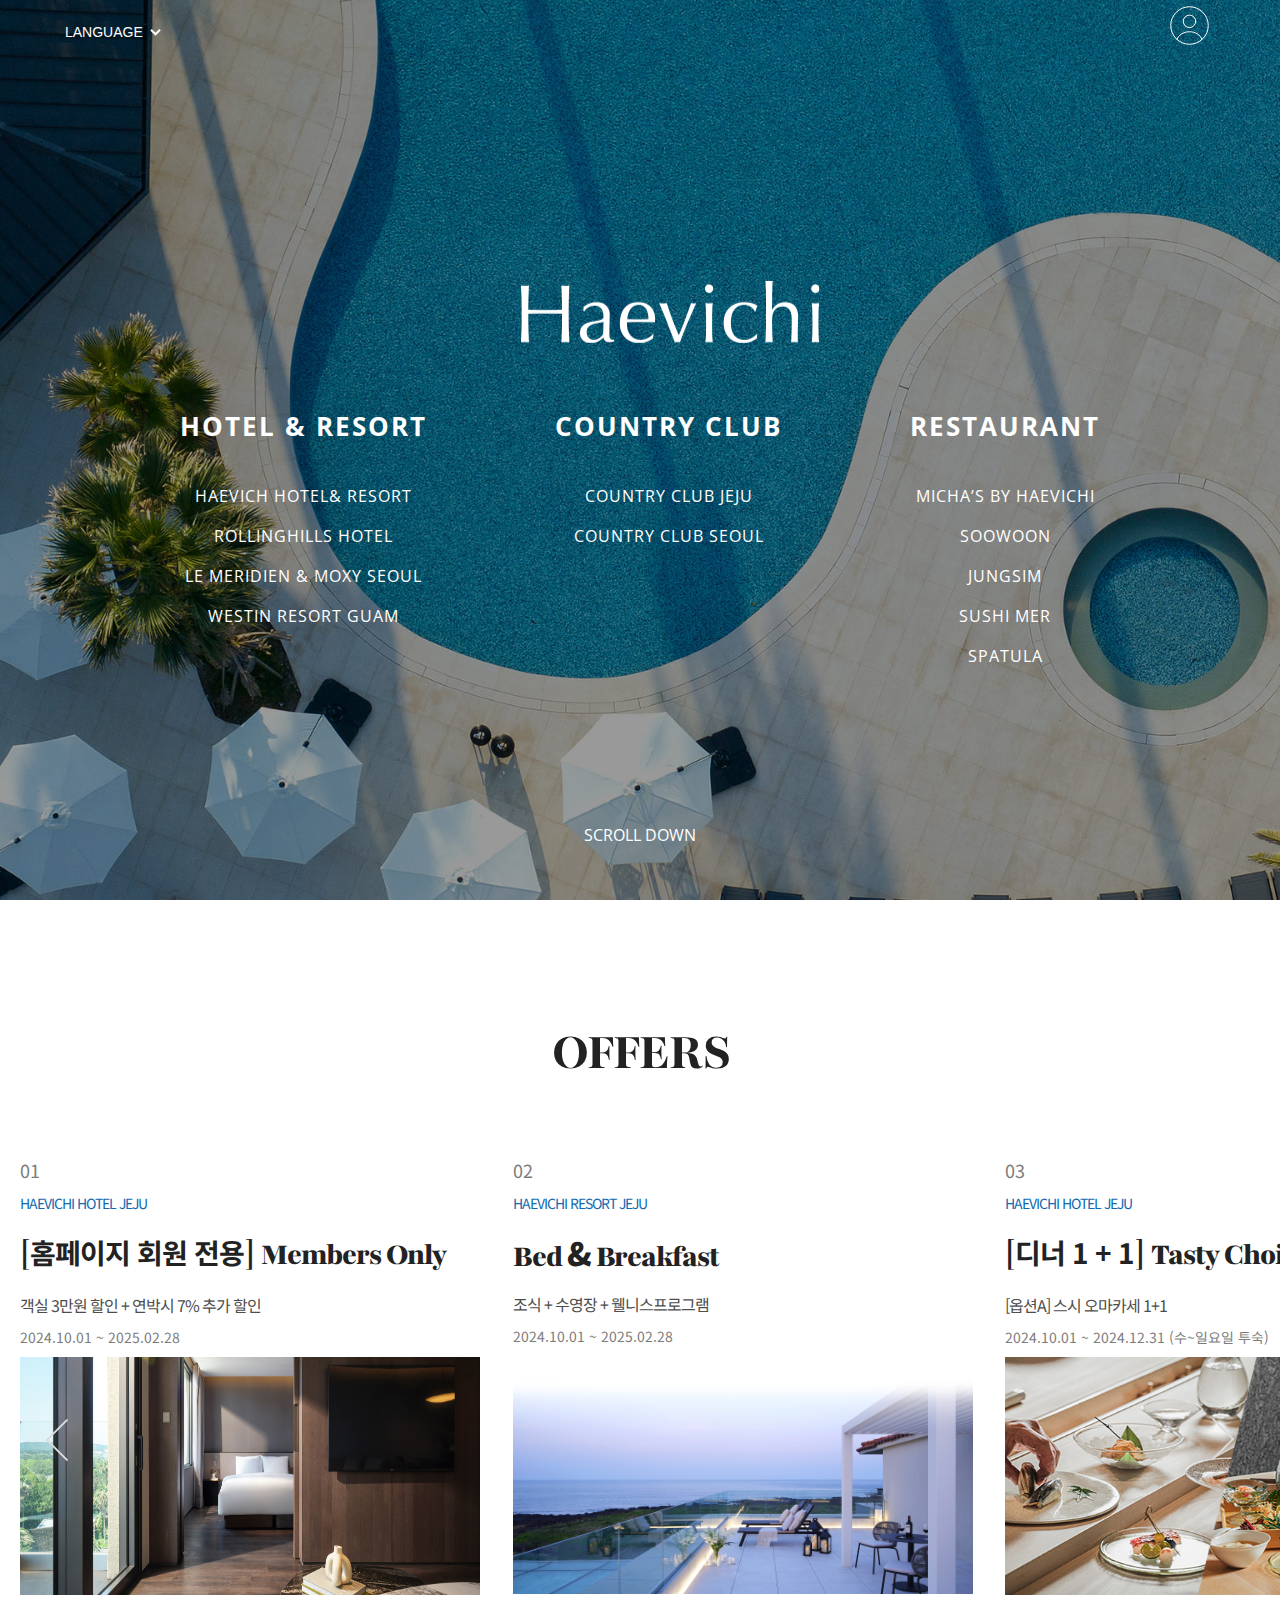
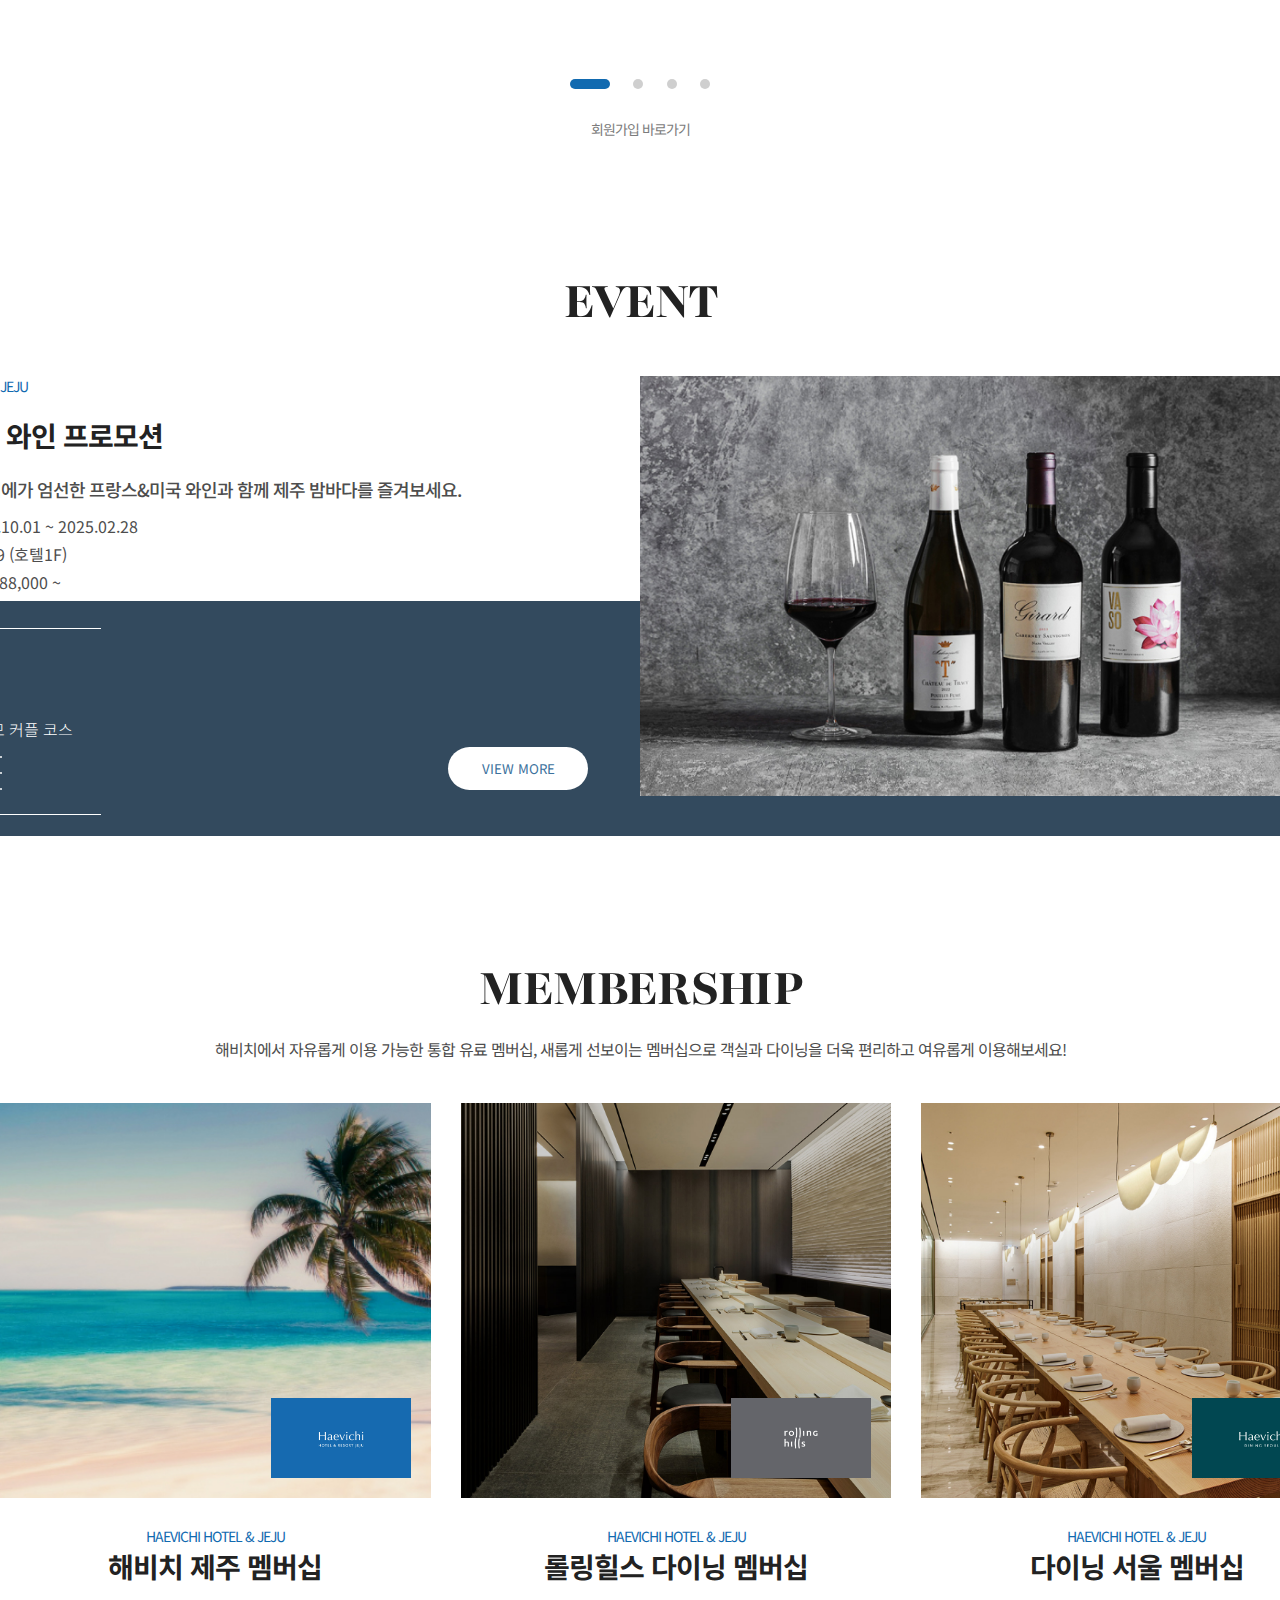
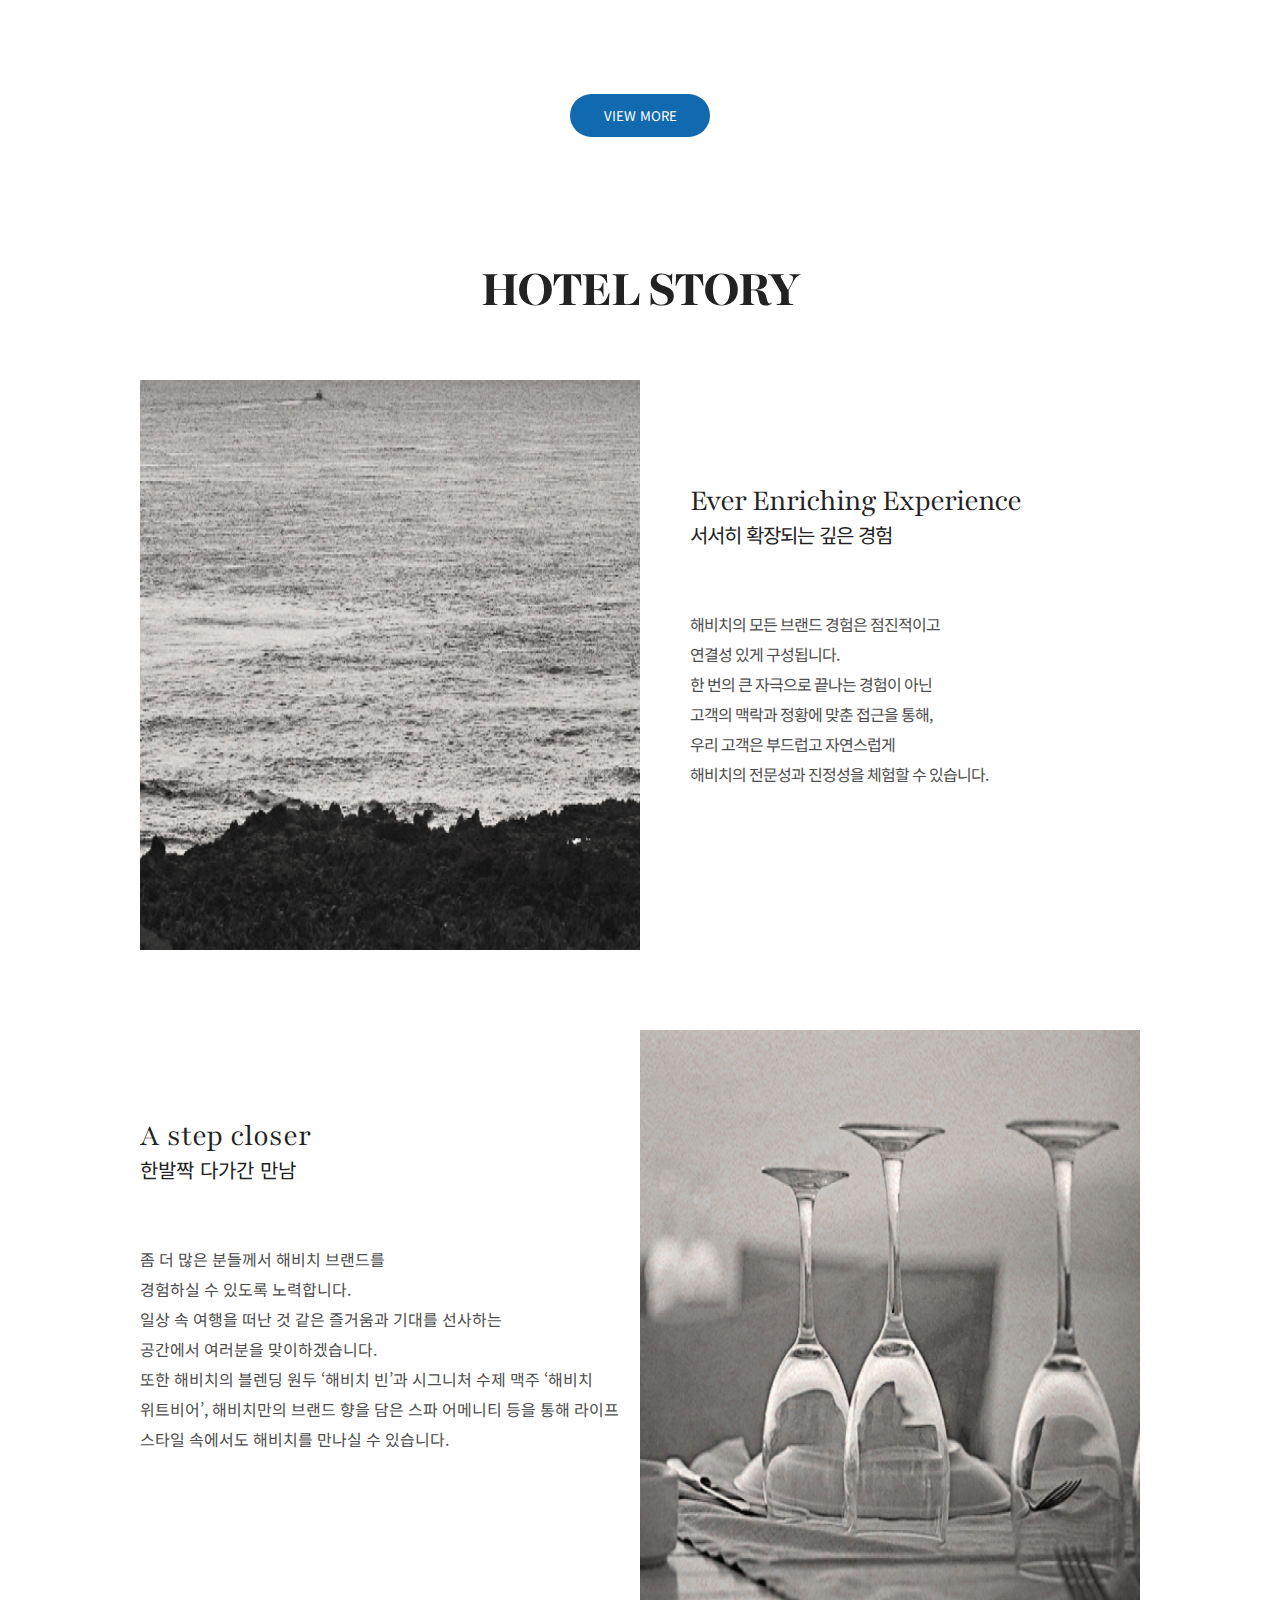
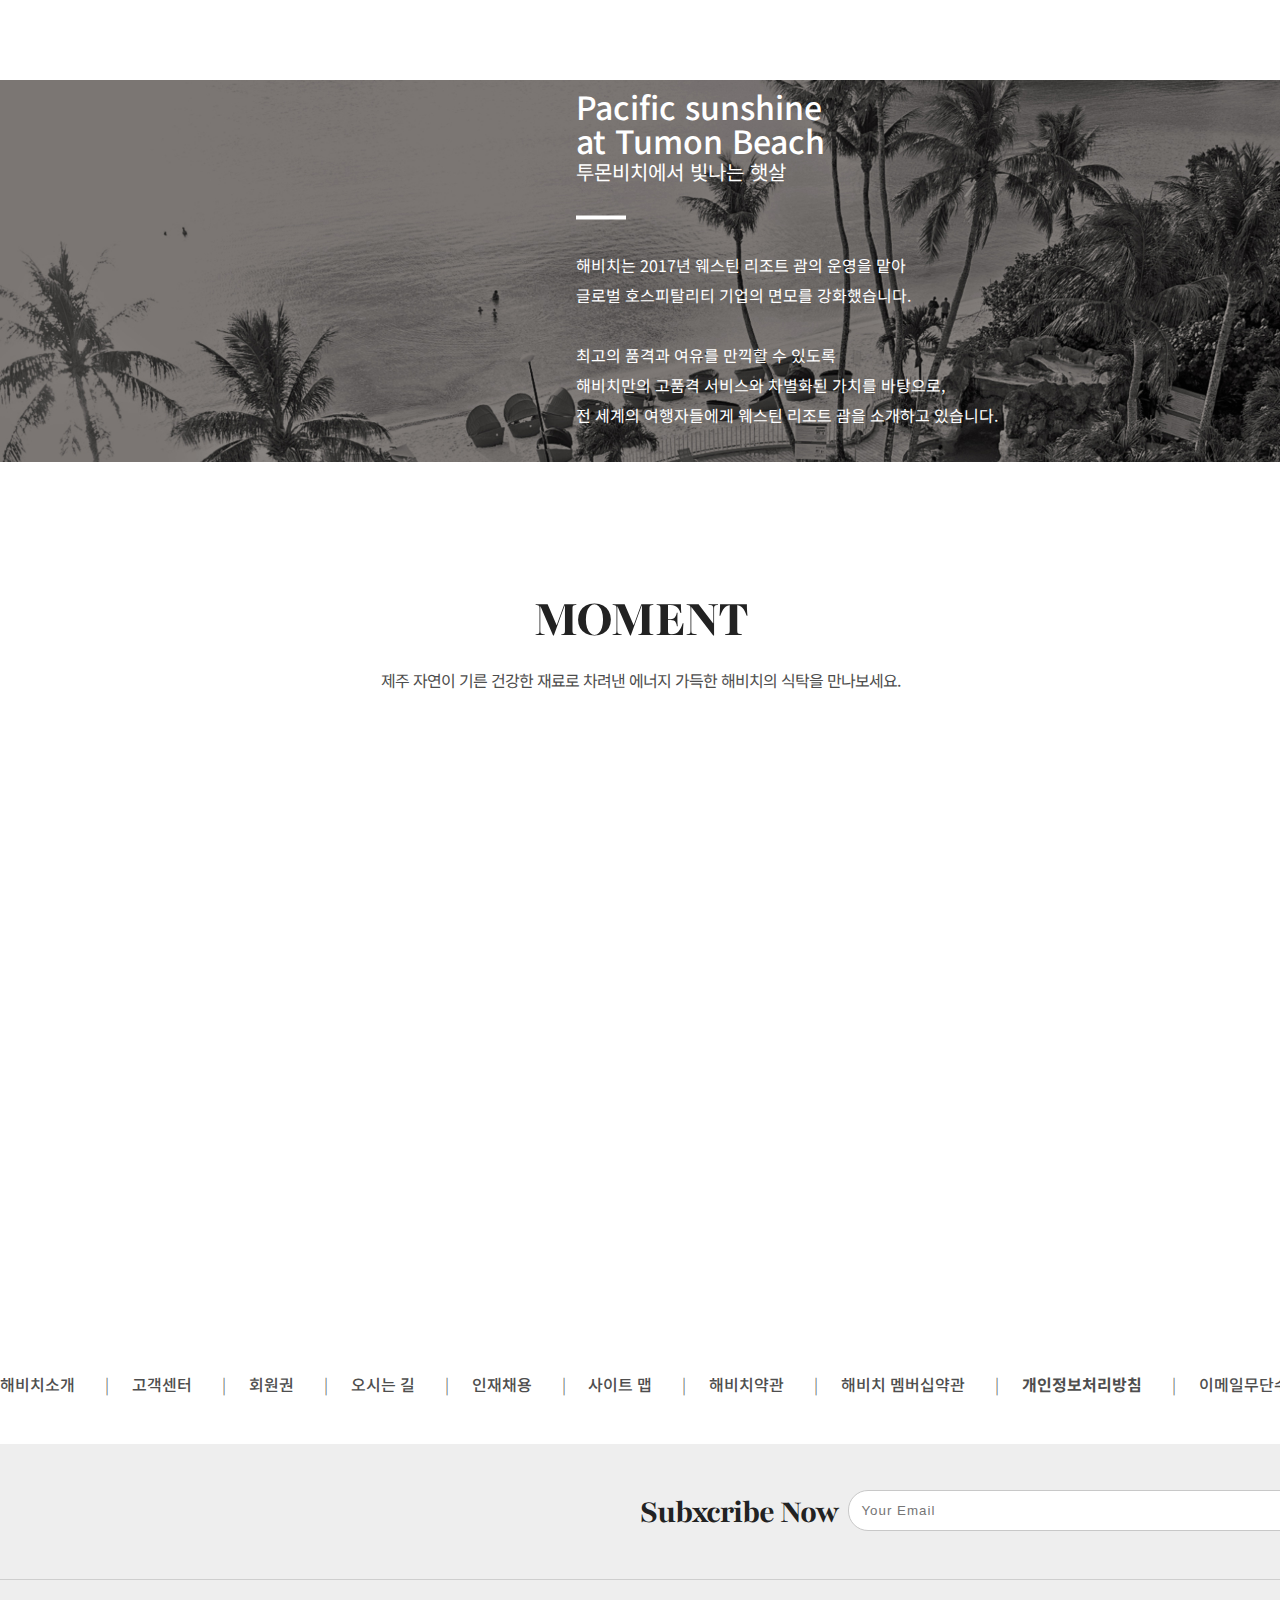
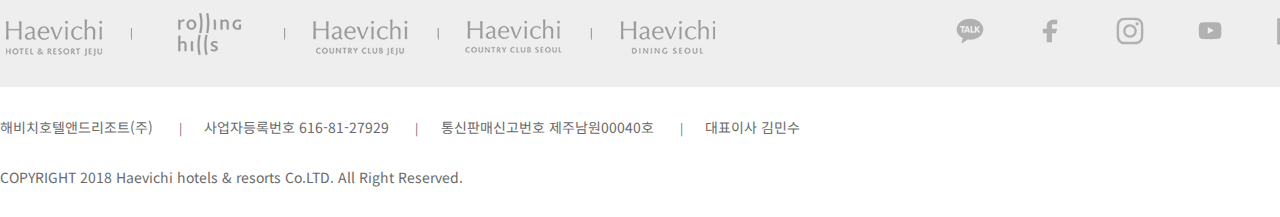
<file: index.html>
<!DOCTYPE html>
<html lang="ko">
<head>
    <meta charset="UTF-8">
    <meta name="viewport" content="width=device-width, initial-scale=1.0">
    <!--font: Open Sans-->
    <link rel="preconnect" href="https://fonts.googleapis.com">
    <link rel="preconnect" href="https://fonts.gstatic.com" crossorigin>
    <link href="https://fonts.googleapis.com/css2?family=Open+Sans:ital,wght@0,300..800;1,300..800&display=swap" rel="stylesheet">
    <!--font: Noto Sans KR-->
    <link rel="preconnect" href="https://fonts.googleapis.com">
    <link rel="preconnect" href="https://fonts.gstatic.com" crossorigin>
    <link href="https://fonts.googleapis.com/css2?family=Noto+Sans+KR:wght@100..900&display=swap" rel="stylesheet">
    <!--font: playfair-->
    <link rel="preconnect" href="https://fonts.googleapis.com">
    <link rel="preconnect" href="https://fonts.gstatic.com" crossorigin>
    <link href="https://fonts.googleapis.com/css2?family=Playfair:ital,opsz,wght@0,5..1200,300..900;1,5..1200,300..900&display=swap" rel="stylesheet">
    <title>HAEVICHI</title>
    <!--CDN-->
    <script src="https://ajax.googleapis.com/ajax/libs/jquery/3.7.1/jquery.min.js"></script>
    <!--css-->
    <link rel="stylesheet" href="css/index.css">
    <!--js-->
    <script src="js/index.js"></script>
</head>
<body>
    <!--랜딩 이미지 및 메뉴-->
    <div class="landing_wrap_box">
        <!--메인 백그라운드 이미지-->
        <div class="bgImges_element_wrap">
            <!--상단 요소-->
            <div class="top_element">
                <!--언어 선택-->
                <div class="language_box_wrap">
                    <div class="language_select">
                        <button type="button" class="lang_select_btn" title="언어선택">LANGUAGE</button><!--after arrow-icon-->
                    </div>
                    <div class="language_list"><!--안보이게 처리-->
                        <ul>
                            <li>ENG</li>
                            <li>KOR</li>
                        </ul>
                    </div>
                </div>
                <!--로그인-->
                <div class="login_container">
                    <img src="img/indexPG/main/User_cicrle_light.svg" alt="유저 계정">
                </div>
            </div>
            <!--메인 로고 및 메뉴-->
            <div class="main_element_wrap">
                <!--로고-->
                <div class="main_logo hidden">
                    <a href="#">
                        <img src="img/indexPG/main/logo_white.png" alt="해비치 메인 로고">
                    </a>
                </div>
                <!--메인 메뉴-->
                <nav class="nav_hidden hidden">
                    <ul class="nav_list rooms">
                        <li class="main_menu">
                            <a href="rooms.html">HOTEL & RESORT</a>
                            <ul class="sub_menu">
                                <li>
                                    <a href="rooms.html">HAEVICH HOTEL& RESORT</a>
                                </li>
                                <li>
                                    <a href="rooms.html">ROLLINGHILLS HOTEL</a>
                                </li>
                                <li>
                                    <a href="rooms.html">LE MERIDIEN & MOXY SEOUL</a>
                                </li>
                                <li>
                                    <a href="rooms.html">WESTIN RESORT GUAM</a>
                                </li>
                            </ul>
                        </li>
                    </ul>
                    <ul class="nav_list country_club">
                        <li class="main_menu">
                            <a href="#">COUNTRY CLUB</a>
                            <ul class="sub_menu">
                                <li>
                                    <a href="#">COUNTRY CLUB JEJU</a>
                                </li>
                                <li>
                                    <a href="#">COUNTRY CLUB SEOUL</a>
                                </li>
                            </ul>
                        </li>
                    </ul>
                    <ul class="nav_list restaurant">
                        <li class="main_menu">
                            <a href="#">RESTAURANT</a>
                            <ul class="sub_menu">
                                <li>
                                    <a href="#">MICHA’S BY HAEVICHI</a>
                                </li>
                                <li>
                                    <a href="#">SOOWOON</a>
                                </li>
                                <li>
                                    <a href="#">JUNGSIM</a>
                                </li>
                                <li>
                                    <a href="#">SUSHI MER</a>
                                </li>
                                <li>
                                    <a href="#">SPATULA</a>
                                </li>
                            </ul>
                        </li>
                    </ul>
                </nav>
            </div>
            <!--스크롤 다운-->
            <div class="scrollDown_txt">SCROLL DOWN</div>
        </div>
    </div>
    <main>
        <!--오퍼 영역-->
        <section class="offers_entire_wrap">
            <h3 class="playfair">OFFERS</h3>
            <article class="list_container"><!--리스트 보여지는 영역 랩핑 박스-->
                <div class="list_inner_box">
                    <div class="offers_list list-1">
                        <a href="#">
                            <div class="list_NumbType">
                                <ul>
                                    <li class="numb">01</li>
                                    <li class="type">HAEVICHI HOTEL JEJU</li>
                                </ul>
                            </div>
                            <div class="offers_title">
                                <span class="playfair sign">[</span>홈페이지 회원 전용<span class="playfair sign">]</span>
                                <span class="playfair lang_en">Members Only</span>
                            </div>
                            <div class="offers_detail">
                                객실 3만원 할인 + 연박시 7% 추가 할인
                                <span>2024.10.01 ~ 2025.02.28</span>
                            </div>
                            <div class="img_Box">
                                <img src="img/indexPG/offers/offers-list-1.db" alt="스페셜오퍼 리스트1">
                            </div>
                        </a>
                    </div>
                    <div class="offers_list list-2">
                        <a href="#">
                            <div class="list_NumbType">
                                <ul>
                                    <li class="numb">02</li>
                                    <li class="type">HAEVICHI RESORT JEJU</li>
                                </ul>
                            </div>
                            <div class="offers_title">
                                <span class="playfair lang_en">Bed <span class="notosans">&</span>
                                <span class="playfair lang_en">Breakfast</span>
                            </div>
                            <div class="offers_detail">
                                조식 + 수영장 + 웰니스프로그램
                                <span>2024.10.01 ~ 2025.02.28</span>
                            </div>
                            <div class="img_Box">
                                <img src="img/indexPG/offers/offers-list-2.db" alt="스페셜오퍼 리스트2">
                            </div>
                        </a>
                    </div>
                    <div class="offers_list list-3">
                        <a href="#">
                            <div class="list_NumbType">
                                <ul>
                                    <li class="numb">03</li>
                                    <li class="type">HAEVICHI HOTEL JEJU</li>
                                </ul>
                            </div>
                            <div class="offers_title">
                                <span class="playfair sign">[</span>디너 1 + 1<span class="playfair sign">]</span>
                                <span class="playfair lang_en">Tasty Choice</span>
                            </div>
                            <div class="offers_detail">
                                [옵션A] 스시 오마카세 1+1
                                <span>2024.10.01 ~ 2024.12.31 (수~일요일 투숙)</span>
                            </div>
                            <div class="img_Box">
                                <img src="img/indexPG/offers/offers-list-3.db" alt="스페셜오퍼 리스트3">
                            </div>
                        </a>
                    </div>
                    <div class="offers_list list-4"><!--디테일 내용 바꾸기-->
                        <a href="#">
                            <div class="list_NumbType">
                                <ul>
                                    <li class="numb">04</li>
                                    <li class="type">HAEVICHI RESORT JEJU</li>
                                </ul>
                            </div>
                            <div class="offers_title">
                                <span class="playfair sign">[</span>홈페이지 회원 전용<span class="playfair sign">]</span>
                                <span class="playfair lang_en">Members Only</span>
                            </div>
                            <div class="offers_detail">
                                객실 3만원 할인 + 연박시 7% 추가 할인
                                <span>2024.10.01 ~ 2025.02.28</span>
                            </div>
                            <div class="img_Box">
                                <img src="img/indexPG/offers/offers-list-4.db" alt="스페셜오퍼 리스트4">
                            </div>
                        </a>
                    </div>
                    <div class="offers_list list-5">
                        <a href="#">
                            <div class="list_NumbType">
                                <ul>
                                    <li class="numb">05</li>
                                    <li class="type">HAEVICHI RESORT JEJU</li>
                                </ul>
                            </div>
                            <div class="offers_title">
                                <span class="playfair sign">[</span>웰니스관광지 인증 기념<span class="playfair sign">]</span>
                                <span class="playfair lang_en">Wellness...</span>
                            </div>
                            <div class="offers_detail">
                                조식 + 수영장 + 웰니스프로그램
                                <span>2024.10.01 ~ 2025.02.28</span>
                            </div>
                            <div class="img_Box">
                                <img src="img/indexPG/offers/offers-list-5.db" alt="스페셜오퍼 리스트5">
                            </div>
                        </a>
                    </div>
                    <div class="offers_list list-6">
                        <a href="#">
                            <div class="list_NumbType">
                                <ul>
                                    <li class="numb">06</li>
                                    <li class="type">HAEVICHI RESORT JEJU</li>
                                </ul>
                            </div>
                            <div class="offers_title">
                                <span class="playfair">Private Relax</span>
                            </div>
                            <div class="offers_detail">
                                웰컴티 + 모루라운지 + 수영장 + 웰니스프로그램
                                <span>2024.10.01 ~ 2025.02.28</span>
                            </div>
                            <div class="img_Box">
                                <img src="img/indexPG/offers/offers-list-6.db" alt="스페셜오퍼 리스트6">
                            </div>
                        </a>
                    </div>
                </div>
            </article>
            <!--좌우 버튼 영역-->
            <button class="offers_leftBtn">
                <span class="top"></span>
                <span class="bottom"></span>
            </button>
            <button class="offers_rightBtn">
                <span class="top"></span>
                <span class="bottom"></span>
            </button>
            <!--페이지네이션, 회원가입 영역-->
            <div class="under_element">
                <div class="pagenation_Wrap">
                    <span class="page nowList"></span>
                    <span class="page"></span>
                    <span class="page"></span>
                    <span class="page"></span>
                </div>
                <div class="user_join_link">
                    <a href="#">회원가입 바로가기</a>
                </div>
            </div>
        </section>
        <!--이벤트 영역-->
        <section class="event_entire_wrap">
            <h3 class="playfair">EVENT</h3>
            <article class="event_inner_box">
                <!--이벤트 1-->
                <div class="event_order_wrap event_list1">
                    <!--좌측 텍스트 영역-->
                    <div class="event_textL_area">
                        <div class="type">HAEVICHI HOTEL JEJU</div>
                        <div class="title">
                            <a href="">
                                <span class="playfair sign">[</span><span class="playfair lang_en">Bar99</span><span class="playfair sign">]</span>
                                와인 프로모션
                            </a>
                        </div>
                        <ul class="detail">
                            <a href="#">
                                <li>해비치 소믈리에가 엄선한 프랑스&미국 와인과 함께 제주 밤바다를 즐겨보세요.</li>
                                <li class="informat_list">
                                    <span>기간 : 2024.10.01 ~ 2025.02.28</span>
                                </li>
                                <li class="informat_list">
                                    <span>장소 : Bar99 (호텔1F)</span>
                                </li>
                                <li class="informat_list">
                                    <span>가격 : KRW 88,000 ~</span>
                                </li>
                            </a>
                            
                        </ul>
                        <ul class="add_event_list">
                            <li>
                                <a href="#">해비치 빈</a>
                            </li>
                            <li>
                                <a href="#">해비치 컬렉션</a>
                            </li>
                            <li>
                                <a href="#">
                                    <span class="playfair sign">[</span>밀리우<span class="playfair sign">]</span>
                                    쥬뗌므 커플 코스
                                </a>
                            </li>
                            <span class="more_dot"></span>
                            <span class="more_dot"></span>
                            <span class="more_dot"></span>
                        </ul>
                    </div>
                    <!--우측 이미지 영역-->
                    <div class="event_imgR_area">
                        <a href="#">
                            <img src="img/section/event/event-list-1-mini.jpg" alt="와인 프로모션">
                        </a>
                    </div>
                </div>
                <!--이벤트 2-->
                <div class="event_order_wrap event_list2">
                    <!--좌측 텍스트 영역-->
                    <div class="event_textL_area">
                        <div class="type">HAEVICHI HOTEL JEJU</div>
                        <div class="title">
                            <a href="">해비치 빈</a>
                        </div>
                        <ul class="detail">
                            <a href="#">
                                <li>해비치가 자체 블렌딩한 '해비치 빈'의 풍미를 집에서도 느껴보세요.</li>
                                <li class="informat_list">
                                    <span>기간 : 2024.01.01 ~ 2024.12.31</span>
                                </li>
                                <li class="informat_list">
                                    <span>장소 : 현장 구매 및 택배 배송 (배송비 별도)</span>
                                </li>
                                <li class="informat_list">
                                    <span>가격 : KRW 14,000~</span>
                                </li>
                            </a>
                            
                        </ul>
                        <ul class="add_event_list">
                            <li>
                                <a href="#">해비치 컬렉션</a>
                            </li>
                            <li>
                                <a href="#">
                                    <span class="playfair sign">[</span>밀리우<span class="playfair sign">]</span>
                                    쥬뗌므 커플 코스
                                </a>
                            </li>
                            <li>
                                <a href="#">
                                    <span class="playfair sign">[</span><span class="playfair lang_en">Bar99</span><span class="playfair sign">]</span>
                                    와인 프로모션
                                </a>
                            </li>
                            <span class="more_dot"></span>
                            <span class="more_dot"></span>
                            <span class="more_dot"></span>
                        </ul>
                    </div>
                    <!--우측 이미지 영역-->
                    <div class="event_imgR_area">
                        <a href="#">
                            <img src="img/section/event/event-list-2-mini.jpg" alt="해비치 빈">
                        </a>
                    </div>
                </div>
                <!--이벤트 3-->
                <div class="event_order_wrap event_list3">
                    <!--좌측 텍스트 영역-->
                    <div class="event_textL_area">
                        <div class="type">HAEVICHI HOTEL JEJU</div>
                        <div class="title">
                            <a href="">해비치 컬렉션</a>
                        </div>
                        <ul class="detail">
                            <a href="#">
                                <li>마음까지 포근해지는 해비치의 편안함을 집에서도 느껴보세요.</li>
                                <li class="informat_list">
                                    <span>기간 : 2023.01.01 ~ 2024.12.31</span>
                                </li>
                                <li class="informat_list">
                                    <span>장소 : 현장 구매 및 택배 배송 (배송비 별도)</span>
                                </li>
                                <li class="informat_list">
                                    <span>가격 : KRW 14,000~</span>
                                </li>
                            </a>
                            
                        </ul>
                        <ul class="add_event_list">
                            <li>
                                <a href="#">
                                    <span class="playfair sign">[</span>밀리우<span class="playfair sign">]</span>
                                    쥬뗌므 커플 코스
                                </a>
                            </li>
                            <li>
                                <a href="#">
                                    <span class="playfair sign">[</span><span class="playfair lang_en">Bar99</span><span class="playfair sign">]</span>
                                    와인 프로모션
                                </a>
                            </li>
                            <li>
                                <a href="#">해비치 빈</a>
                            </li>
                            <span class="more_dot"></span>
                            <span class="more_dot"></span>
                            <span class="more_dot"></span>
                        </ul>
                    </div>
                    <!--우측 이미지 영역-->
                    <div class="event_imgR_area">
                        <a href="#">
                            <img src="img/section/event/event-list-3-mini.jpg" alt="해비치 컬렉션">
                        </a>
                    </div>
                </div>
                <!--더보기 버튼-->
                <button class="more_btn">VIEW MORE</button>
            </article>
            <!--백그라운드 컬러 영역-->
            <div class="event_back_color"></div>
        </section>
        <!--멤버십 영역-->
        <section class="membership_entire_wrap">
            <h3 class="playfair">MEMBERSHIP</h3>
            <div class="sub_explanat">
                해비치에서 자유롭게 이용 가능한 통합 유료 멤버십, 새롭게 선보이는 멤버십으로
                <span>객실과 다이닝을 더욱 편리하고 여유롭게 이용해보세요!</span>
            </div>
            <!--멤버십 랩핑-->
            <article class="membership_wrap">
                <!--멤버십 목록1-->
                <div class="membership_inventory">
                    <a href="#">
                        <div class="memb_subject_bg membshp_jeju"><!--백그라운드-->
                            <div class="memb_type">
                                <img src="img/section/membership/membership-jeju.db" alt="해비치 제주">
                            </div>
                            <div class="hover_opacity_box">
                                <ul>
                                    <li>KRW 500,000</li>
                                    <li>
                                        숙박+조식+객실 주중 30% 할인
                                        <span>멤버십 회원만을 위한 특전</span>
                                    </li>
                                </ul>
                            </div>
                        </div>
                        <ul class="memb_title">
                            <li>HAEVICHI HOTEL & JEJU</li>
                            <li>해비치 제주 멤버십</li>
                        </ul>
                    </a>
                </div>
                <!--멤버십 목록2-->
                <div class="membership_inventory">
                    <a href="#">
                        <div class="memb_subject_bg membshp_rollingHills"><!--백그라운드-->
                            <div class="memb_type">
                                <img src="img/section/membership/membership-rollingHills.db" alt="롤링힐스 다이닝">
                            </div>
                            <div class="hover_opacity_box">
                                <ul>
                                    <li>KRW 420,000</li>
                                    <li>
                                        블루 사파이어,더 키친, 더 라운지,
                                        <span>더 바에서 즐거운 시간을 보내세요.</span>
                                    </li>
                                </ul>
                            </div>
                        </div>
                        <ul class="memb_title">
                            <li>HAEVICHI HOTEL & JEJU</li>
                            <li>롤링힐스 다이닝 멤버십</li>
                        </ul>
                    </a>
                </div>
                <!--멤버십 목록3-->
                <div class="membership_inventory">
                    <a href="#">
                        <div class="memb_subject_bg membshp_suoel"><!--백그라운드-->
                            <div class="memb_type">
                                <img src="img/section/membership/membership-suoel.db" alt="다이닝 서울">
                            </div>
                            <div class="hover_opacity_box">
                                <ul>
                                    <li>KRW 700,000</li>
                                    <li>
                                        <span>뉴 아메리칸 다이닝, 정통 차이니즈 , 한식</span>
                                        <span>파인다이닝, 스시 오마카세 까지 해비치</span>
                                        <span>다이닝 식음권+할인 특전을 누리세요.</span>
                                    </li>
                                </ul>
                            </div>
                        </div>
                        <ul class="memb_title">
                            <li>HAEVICHI HOTEL & JEJU</li>
                            <li>다이닝 서울 멤버십</li>
                        </ul>
                    </a>
                </div>
            </article>
            <!--더보기 버튼-->
            <div class="btn_container">
                <button class="more_btn">VIEW MORE</button>
            </div>
        </section>
        <!--호텔 스토리 영역-->
        <section class="brand_entire_wrap">
            <h3 class="playfair">HOTEL STORY</h3>
            <article class="content_area">
                <!--컨텐츠 상단-->
                <div class="content_top">
                    <div class="img_box">
                        <img src="img/indexPG/hotel-story/bg_intro_01_correct.jpg" alt="서서히 확장되는 깊은 경험">
                    </div>
                    <div class="txt_box">
                        <div class="clash_box">
                            <ul>
                                <li class="playfair">Ever Enriching Experience</li>
                                <li>서서히 확장되는 깊은 경험</li>
                            </ul>
                            <div class="top_detail">
                                해비치의 모든 브랜드 경험은 점진적이고<br>
                                연결성 있게 구성됩니다.<br>
                                한 번의 큰 자극으로 끝나는 경험이 아닌<br>
                                고객의 맥락과 정황에 맞춘 접근을 통해,<br>
                                우리 고객은 부드럽고 자연스럽게<br>
                                해비치의 전문성과 진정성을 체험할 수 있습니다.
                            </div>
                        </div>
                    </div>
                </div>
                <!--컨텐츠 하단-->
                <div class="content_bt">
                    <div class="img_box">
                        <img src="img/indexPG/hotel-story/bg_intro_glass.jpg" alt="한발짝 다가간 만남">
                    </div>
                    <div class="txt_box">
                        <div class="clash_box">
                            <ul>
                                <li class="playfair">A step closer</li>
                                <li>한발짝 다가간 만남</li>
                            </ul>
                            <div class="top_detail">
                                좀 더 많은 분들께서 해비치 브랜드를<br>
                                경험하실 수 있도록 노력합니다.<br>
                                일상 속 여행을 떠난 것 같은 즐거움과 기대를 선사하는<br>
                                공간에서 여러분을 맞이하겠습니다.<br>
                                또한 해비치의 블렌딩 원두 ‘해비치 빈’과 시그니처 수제 맥주 ‘해비치<br>
                                위트비어’, 해비치만의 브랜드 향을 담은 스파 어메니티 등을 통해 라이프<br>
                                스타일 속에서도 해비치를  만나실 수 있습니다.
                            </div>
                        </div>
                    </div> 
                </div>
            </article>
            <!--해변 이미지-->
            <article class="beach_photo">
                <div>
                    <img src="img/indexPG/hotel-story/bg_intro_beach.jpg" alt="해비치 해변 이미지">
                    <ul class="tumonBeach_descript">
                        <li>Pacific sunshine<br>at Tumon Beach</li>
                        <li>투몬비치에서 빛나는 햇살</li>
                        <li class="bar">
                            <span></span>
                        </li>
                        <li>
                            해비치는 2017년 웨스틴 리조트 괌의 운영을 맡아<br>
                            글로벌 호스피탈리티 기업의 면모를 강화했습니다.<br>
                            <span>
                                최고의 품격과 여유를 만끽할 수 있도록<br>
                                해비치만의 고품격 서비스와 차별화된 가치를 바탕으로,<br>
                                전 세계의 여행자들에게 웨스틴 리조트 괌을 소개하고 있습니다.<br>
                            </span>
                        </li>
                    </ul>
                </div>
            </article>
        </section>
        <!--모먼트 영역-->
        <section class="moment_entire_wrap">
            <h3 class="playfair"> MOMENT</h3>
            <div class="sub_explanat">
                제주 자연이 기른 건강한 재료로 차려낸 에너지 가득한 해비치의 식탁을 만나보세요.
            </div>
            <article class="frameBox">
                <iframe width="100%" height="585" src="https://www.youtube.com/embed/lkHJfntuEeA" title="해비치호텔&amp;리조트의 이노베이티브 퀴진랩, 스패출러ㅣHaevichi hotel&amp;resort&#39;s culinary  R&amp;D center, Spatula by haevichi" frameborder="0" allow="accelerometer; autoplay; clipboard-write; encrypted-media; gyroscope; picture-in-picture; web-share" referrerpolicy="strict-origin-when-cross-origin" allowfullscreen></iframe>
            </article>
        </section>
    </main>
    <!--푸터 영역-->
    <footer>
        <div class="all_wrap">
            <div class="link_txt">
                <ul>
                    <li>
                        <a href="#">해비치소개</a>
                    </li>
                    <li>
                        <a href="#">고객센터</a>
                    </li>
                    <li>
                        <a href="#">회원권</a>
                    </li>
                    <li>
                        <a href="#">오시는 길</a>
                    </li>
                    <li>
                        <a href="#">인재채용</a>
                    </li>
                    <li>
                        <a href="#">사이트 맵</a>
                    </li>
                    <li>
                        <a href="#">해비치약관</a>
                    </li>
                    <li>
                        <a href="#">해비치 멤버십약관</a>
                    </li>
                    <li class="personal_informat">
                        <a href="#">개인정보처리방침</a>
                    </li>
                    <li>
                        <a href="#">이메일무단수집금지</a>
                    </li>
                </ul>
            </div>
            <div class="foot_element_wrap">
                <div class="foot_element_inner">
                    <div class="search_wrap">
                        <span class="playfair search_title">Subxcribe Now</span>
                        <span class="search_box">
                            <input type="text" placeholder="Your Email">
                            <button>
                                <img src="img/footer/arrow-right.svg" alt="next_icon">
                            </button>
                        </span>
                    </div>
                    <div class="foot_icon_wrap">
                        <div class="logo_container">
                            <img src="img/footer/img_family_logo.png" alt="패밀리 로고 이미지">
                            <ul class="logo_link">
                                <li>
                                    <a href="#"></a>
                                </li>
                                <li>
                                    <a href="#"></a>
                                </li>
                                <li>
                                    <a href="#"></a>
                                </li>
                                <li>
                                    <a href="#"></a>
                                </li>
                                <li>
                                    <a href="#"></a>
                                </li>
                            </ul>
                        </div>
                        <div class="snsIcon_wrap">
                            <ul>
                                <li>
                                    <a href="#">
                                        <img src="img/footer/Kakaotalk.svg" alt="카카오톡 아이콘">
                                    </a>
                                </li>
                                <li>
                                    <a href="#">
                                        <img src="img/footer/facebook.svg" alt="페이스북 아이콘">
                                    </a>
                                </li>
                                <li>
                                    <a href="#">
                                        <img src="img/footer/instagram.svg" alt="인스타그램 아이콘">
                                    </a>
                                </li>
                                <li>
                                    <a href="#">
                                        <img src="img/footer/youtube.svg" alt="유튜브 아이콘">
                                    </a>
                                </li>
                                <li>
                                    <a href="#">
                                        <img src="img/footer/Naver.svg" alt="네이버 아이콘">
                                    </a>
                                </li>
                            </ul>
                        </div>
                    </div>
                </div>
            </div>
            <div class="Company_informat">
                <div class="Company_informat_inner">
                    <ul>
                        <li>해비치호텔앤드리조트(주)</li>
                        <li>사업자등록번호 616-81-27929</li>
                        <li>통신판매신고번호 제주남원00040호</li>
                        <li>대표이사 김민수</li>
                    </ul>
                    <span class="copyright">COPYRIGHT 2018 Haevichi hotels & resorts Co.LTD. All Right Reserved.</span>
                </div>
            </div>
        </div>
    </footer>
    <!--예약 영역-->
    <div class="reservatn_calendar">
        <!--닫기 아이콘-->
        <div class="close_icon">
            <img src="img/calendar-quick-menu/Close_square.svg" alt="Close"/>
        </div>
        <!--예약 검색 랩핑-->
        <div class="reservatn_Wrap">
            <div class="container">
                <img src="img/calendar-quick-menu/calendar-icon-white.svg" alt="calender_icon_fff">
            </div>
            <!--예약 검색창-->
            <div class="search_list_map">
                <!--타이틀 및 호텔/리조트 선택-->
                <div class="rooms_out_box">
                    <!--예약 타이틀-->
                    <h3>CHOOSE YOUR STAY</h3>
                    <!--호텔/리조트 선택-->
                    <div class="select_room_type_wrap">
                        <ul class="select_room_type">
                            <li>
                                <span class="title">호텔/리조트 선택</span>
                                <span class="down_icon">
                                    <img src="img/calendar-quick-menu/Expand_down.svg" alt="down_icon">
                                </span>
                                <ul class="room_list">
                                    <li>HAVEICHI HOTEL JEJU</li>
                                    <li>HAVEICHI RESORT JEJU</li>
                                    <li>ROLLINGHILLS HOTEL</li>
                                    <li>WESTIN RESORT GUAM</li>
                                    <li>COUNTRY CLUB JEJU</li>
                                </ul>
                            </li>
                        </ul>
                    </div>
                </div>
                <!--날짜 선택-->
                <div class="select_date">
                    <div class="title">날짜</div>
                    <div class="select_date_wrap">
                        <span class="checkInOut_date">12.04(금) - 12.05(토)</span>
                        <span class="day_icon_box">
                            <img src="img/calendar-quick-menu/day.svg" alt="day_icon">
                        </span>
                        <span class="days">1박</span>
                    </div>
                </div>
                <!--인원 선택-->
                <div class="select_personnel">
                    <!--성인 랩핑-->
                    <div class="adult_left">
                        <span>성인</span>
                        <div class="personnel_count_wrap">
                            <span class="personnel_count">1</span>
                            <span class="personnel_remove_icon">
                                <img src="img/calendar-quick-menu/out_square_duotone_line.svg" alt="out_square_icon">
                            </span>
                            <span class="personnel_add_icon">
                                <img src="img/calendar-quick-menu/Add_square_duotone_line.svg" alt="add_square_icon">
                            </span>
                        </div>
                    </div>
                    <!--어린이 랩핑-->
                    <div class="children_right">
                        <span>어린이</span>
                        <div class="personnel_count_wrap">
                            <span class="personnel_count">0</span>
                            <span class="personnel_remove_icon">
                                <img src="img/calendar-quick-menu/out_square_duotone_line.svg" alt="out_square_icon">
                            </span>
                            <span class="personnel_add_icon">
                                <img src="img/calendar-quick-menu/Add_square_duotone_line.svg" alt="add_square_icon">
                            </span>
                        </div>
                    </div>
                </div>
                <!--객실추가 및 검색-->
                <div class="select_add_room">
                    <span>+ 객실 추가</span>
                    <span class="Search_btn">검색</span>
                </div>
            </div>
            <!--체크인 날짜 달력 영역-->
            <div class="checkinDay">
                <!--달력 닫기-->
                <div class="calendar_close">
                    <img src="img/calendar-quick-menu/Close_square2.svg" alt="Close2"/>
                </div>
                <!--달력-->
                <div class="month_wrap">
                    <!--현재 달-->
                    <div class="now_month">
                        <div class="month_wrap">
                            <h3>
                                2024년 10월
                                <span>
                                    <img src="img/calendar-quick-menu/Expand_right-icon.svg" alt="right-icon">
                                </span>
                            </h3>
                            <div class="day">
                                <ul class="week">
                                    <li class="dayOff">Sun</li>
                                    <li>Mon</li>
                                    <li>Tue</li>
                                    <li>Wed</li>
                                    <li>Thu</li>
                                    <li>Fri</li>
                                    <li>Sat</li>
                                </ul>
                                <div class="dayBYday">
                                    <ul>
                                        <li class="dayOff Lightly">29</li>
                                        <li class="Lightly">30</li>
                                        <li class="Lightly">1</li>
                                        <li class="Lightly">2</li>
                                        <li class="Lightly">3</li>
                                        <li class="today">4</li><!--오늘-->
                                        <li>5</li><!--1주-->
                                    </ul>
                                    <ul>
                                        <li class="dayOff">6</li>
                                        <li>7</li>
                                        <li>8</li>
                                        <li>9</li>
                                        <li>10</li>
                                        <li>11</li>
                                        <li>12</li><!--2주-->
                                    </ul>
                                    <ul>
                                        <li class="dayOff">13</li>
                                        <li>14</li>
                                        <li>15</li>
                                        <li>16</li>
                                        <li>17</li>
                                        <li>18</li>
                                        <li>19</li><!--3주-->
                                    </ul>
                                    <ul>
                                        <li class="dayOff">20</li>
                                        <li>21</li>
                                        <li>22</li>
                                        <li>23</li>
                                        <li>24</li>
                                        <li>25</li>
                                        <li>26</li><!--4주-->
                                    </ul>
                                    <ul>
                                        <li class="dayOff">27</li>
                                        <li>28</li>
                                        <li>29</li>
                                        <li>30</li>
                                        <li>31</li>
                                        <li class="Lightly">1</li><!--다음달 날짜-->
                                        <li class="Lightly">2</li><!--5주-->
                                    </ul>
                                    <ul>
                                        <li class="dayOff Lightly">3</li>
                                        <li class="Lightly">4</li>
                                        <li class="Lightly">5</li>
                                        <li class="Lightly">6</li>
                                        <li class="Lightly">7</li>
                                        <li class="Lightly">8</li>
                                        <li class="Lightly">9</li><!--6주-->
                                    </ul>      
                                </div>
                            </div>
                        </div>
                    </div>
                    <!--다음 달-->
                    <div class="next_month">
                        <div class="month_wrap">
                            <h3>
                                2024년 11월
                                <span>
                                    <img src="img/calendar-quick-menu/Expand_right-icon.svg" alt="right-icon">
                                </span>
                            </h3>
                            <div class="day">
                                <ul class="week">
                                    <li class="dayOff">Sun</li>
                                    <li>Mon</li>
                                    <li>Tue</li>
                                    <li>Wed</li>
                                    <li>Thu</li>
                                    <li>Fri</li>
                                    <li>Sat</li>
                                </ul>
                                <div class="dayBYday">
                                    <ul>
                                        <li class="dayOff Lightly">27</li>
                                        <li class="Lightly">28</li>
                                        <li class="Lightly">29</li>
                                        <li class="Lightly">30</li>
                                        <li class="Lightly">31</li>
                                        <li>1</li>
                                        <li>2</li><!--1주-->
                                    </ul>
                                    <ul>
                                        <li class="dayOff">3</li>
                                        <li>4</li>
                                        <li>5</li>
                                        <li>6</li>
                                        <li>7</li>
                                        <li>8</li>
                                        <li>9</li><!--2주-->
                                    </ul>
                                    <ul>
                                        <li class="dayOff">10</li>
                                        <li>11</li>
                                        <li>12</li>
                                        <li>13</li>
                                        <li>14</li>
                                        <li>15</li>
                                        <li>16</li><!--3주-->
                                    </ul>
                                    <ul>
                                        <li class="dayOff">17</li>
                                        <li>18</li>
                                        <li>19</li>
                                        <li>20</li>
                                        <li>21</li>
                                        <li>22</li>
                                        <li>23</li><!--4주-->
                                    </ul>
                                    <ul>
                                        <li class="dayOff">24</li>
                                        <li>25</li>
                                        <li>26</li>
                                        <li>27</li>
                                        <li>28</li>
                                        <li class="Lightly">29</li><!--다음달 날짜-->
                                        <li class="Lightly">30</li><!--5주-->
                                    </ul>
                                    <ul>
                                        <li class="dayOff Lightly">1</li>
                                        <li class="Lightly">2</li>
                                        <li class="Lightly">3</li>
                                        <li class="Lightly">4</li>
                                        <li class="Lightly">5</li>
                                        <li class="Lightly">6</li>
                                        <li class="Lightly">7</li><!--6주-->
                                    </ul>      
                                </div>
                            </div>
                        </div>
                    </div>
                </div>
            </div>
        </div>
    </div>
    <!--TOP 버튼-->
    <div class="window_top_wrap">
        <img src="img/windowTop/chevron-up.svg" alt="up">
    </div>
</body>
</html>
</file>
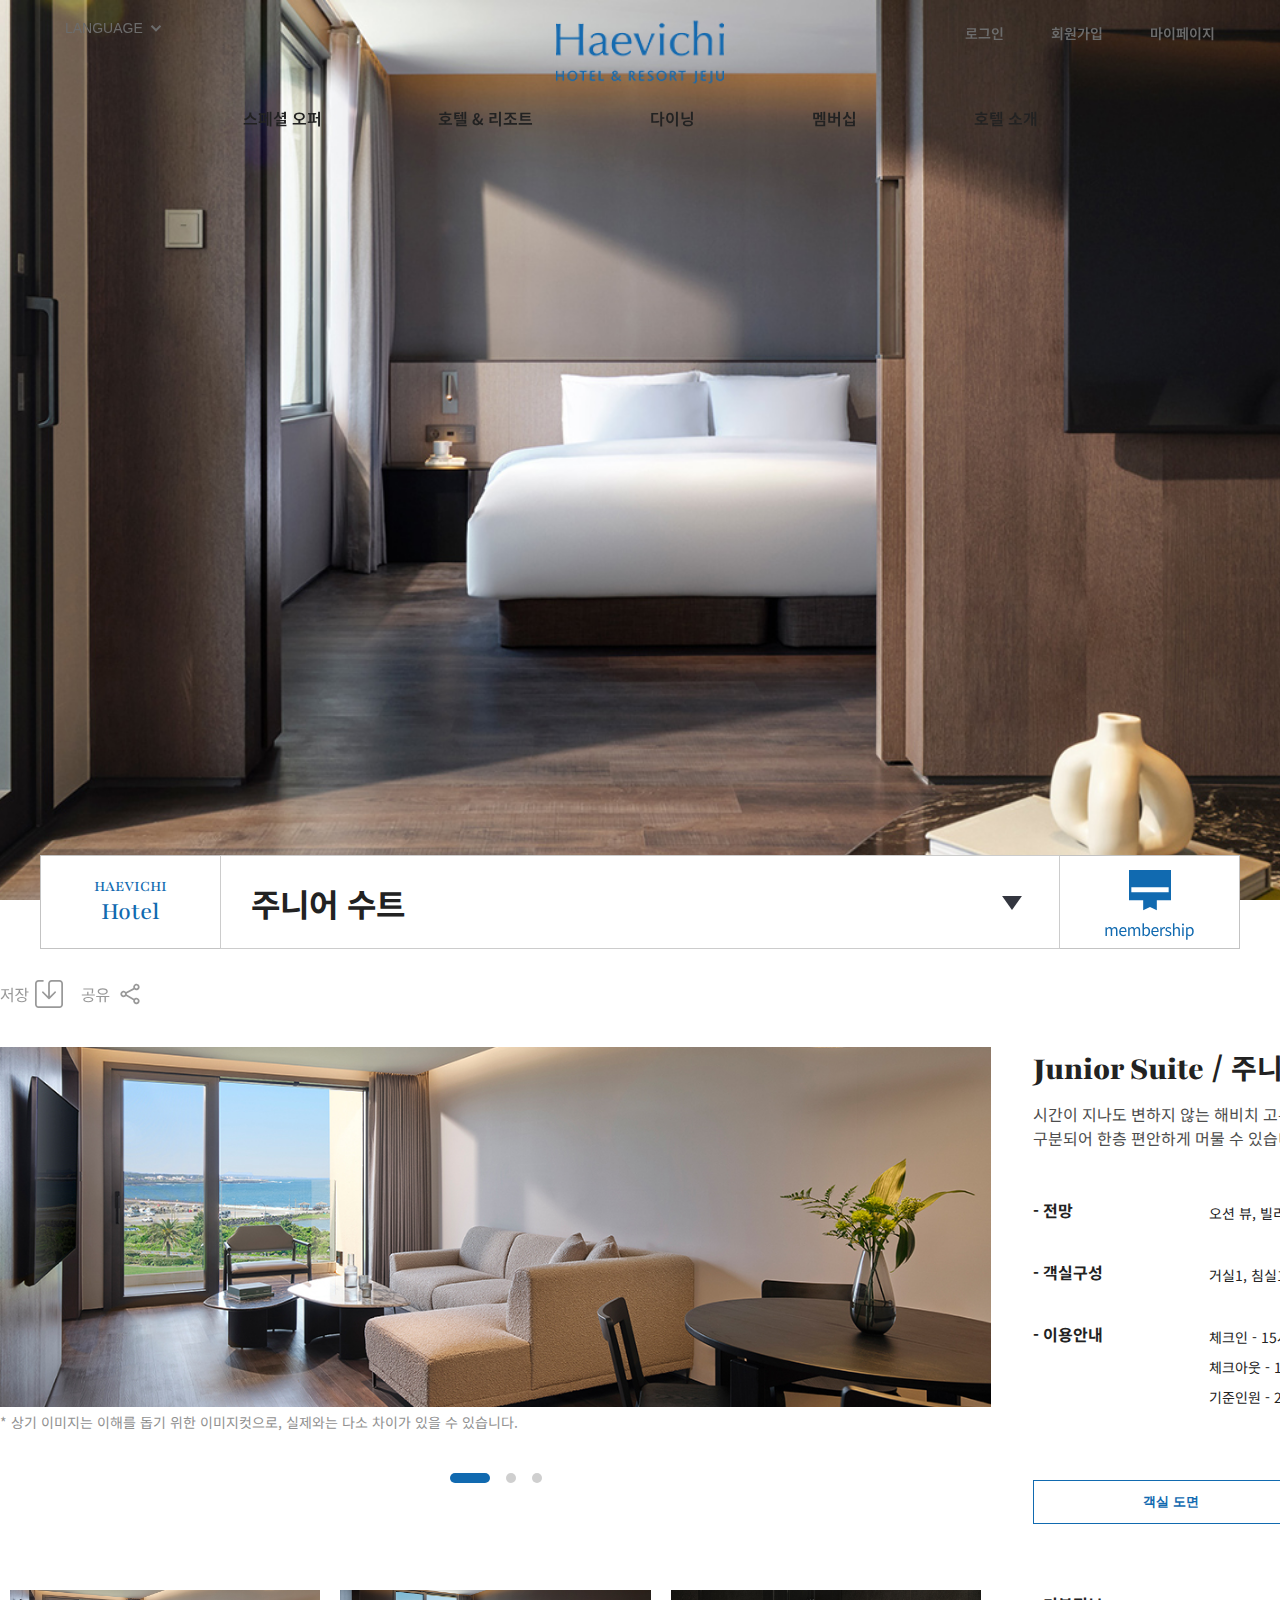
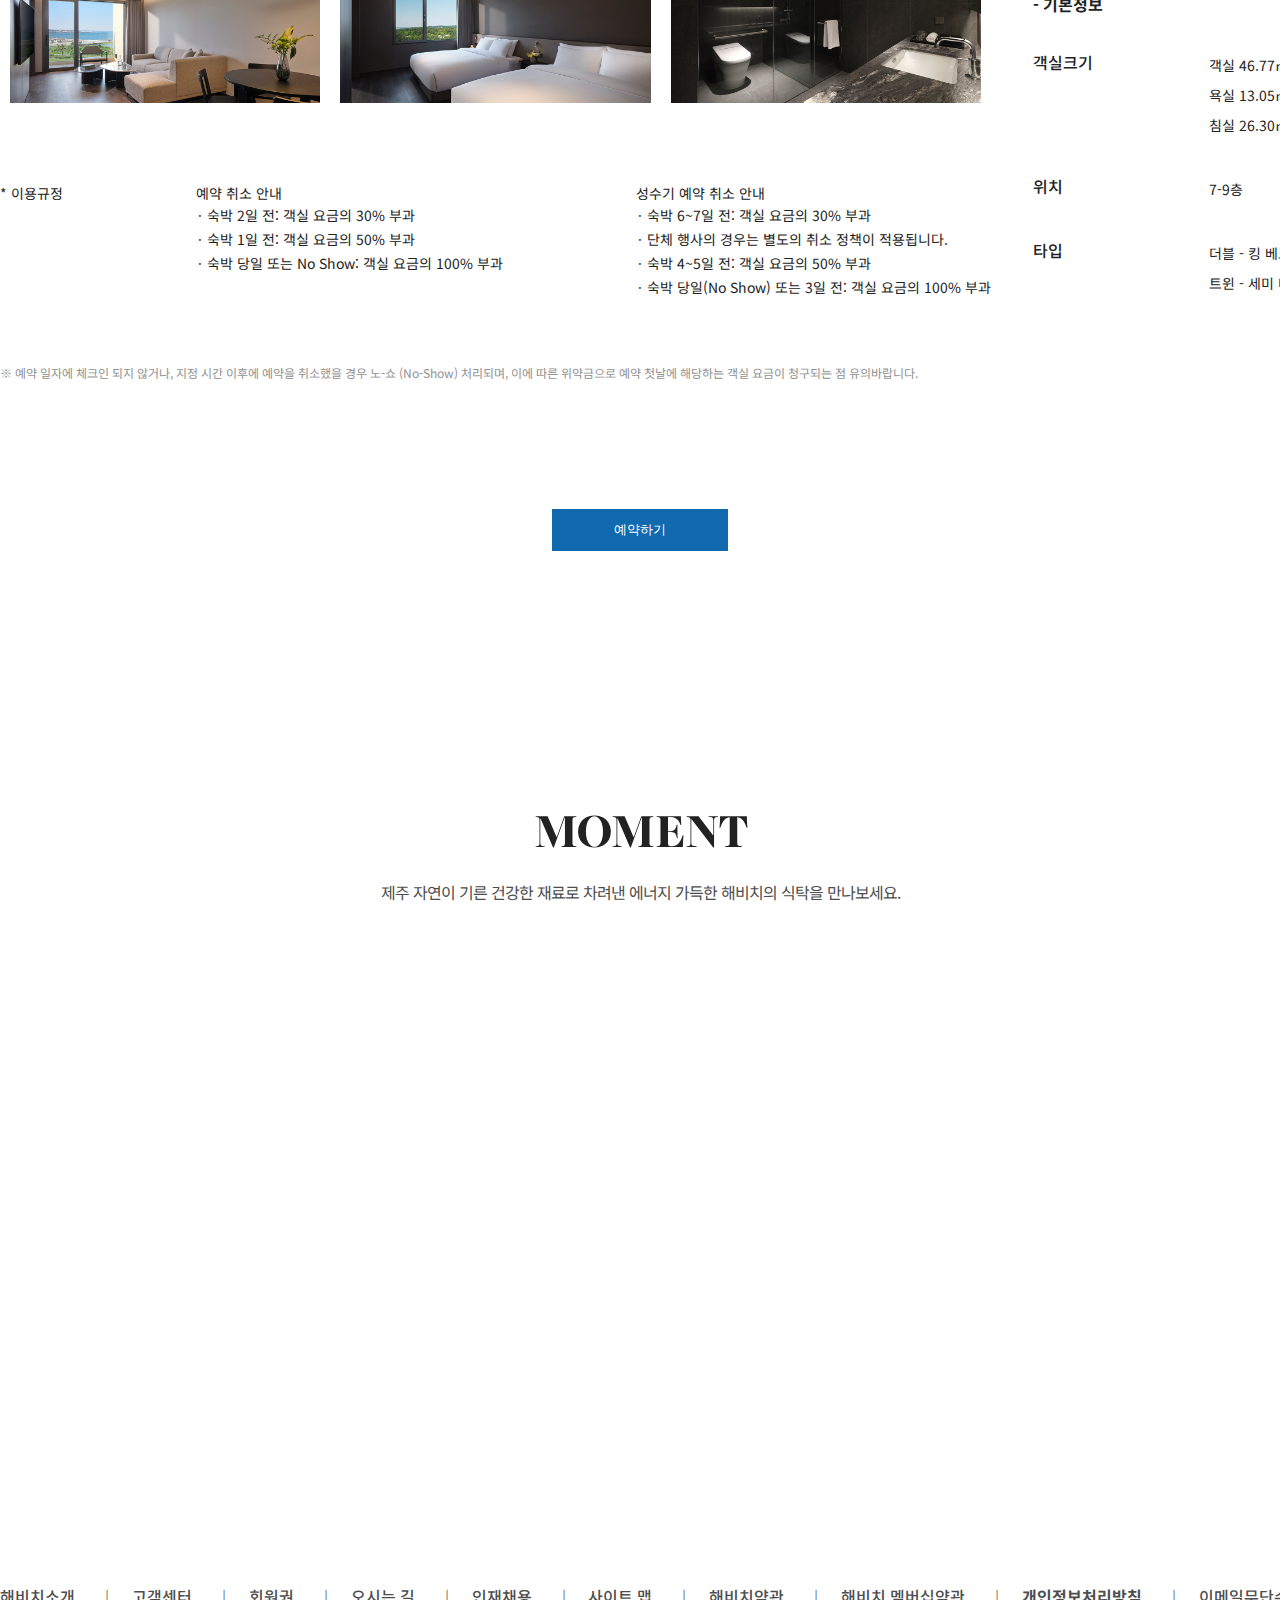
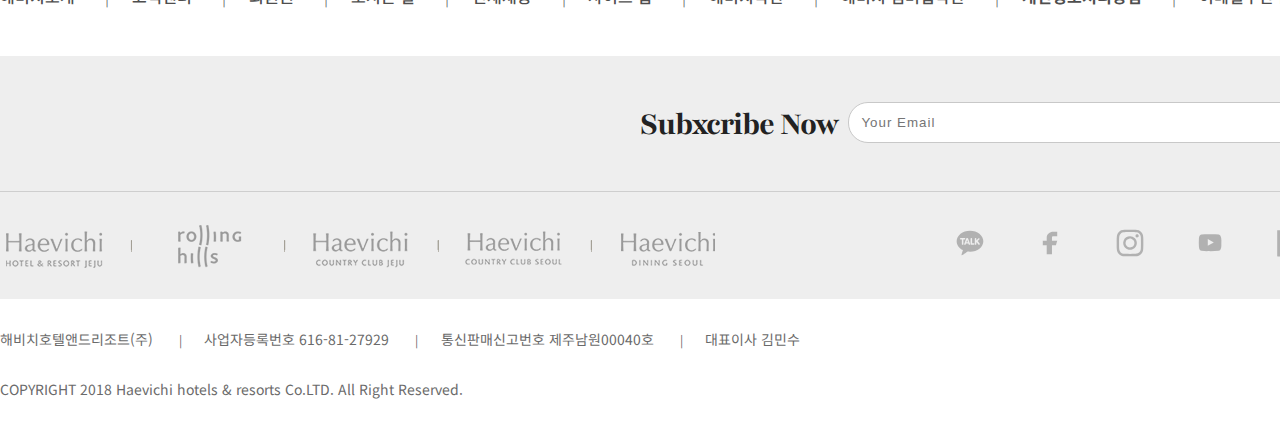
<file: JuniorSuite.html>
<!DOCTYPE html>
<html lang="ko">
<head>
    <meta charset="UTF-8">
    <meta name="viewport" content="width=device-width, initial-scale=1.0">
    <!--font: Open Sans-->
    <link rel="preconnect" href="https://fonts.googleapis.com">
    <link rel="preconnect" href="https://fonts.gstatic.com" crossorigin>
    <link href="https://fonts.googleapis.com/css2?family=Open+Sans:ital,wght@0,300..800;1,300..800&display=swap" rel="stylesheet">
    <!--font: Noto Sans KR-->
    <link rel="preconnect" href="https://fonts.googleapis.com">
    <link rel="preconnect" href="https://fonts.gstatic.com" crossorigin>
    <link href="https://fonts.googleapis.com/css2?family=Noto+Sans+KR:wght@100..900&display=swap" rel="stylesheet">
    <!--font: playfair-->
    <link rel="preconnect" href="https://fonts.googleapis.com">
    <link rel="preconnect" href="https://fonts.gstatic.com" crossorigin>
    <link href="https://fonts.googleapis.com/css2?family=Playfair:ital,opsz,wght@0,5..1200,300..900;1,5..1200,300..900&display=swap" rel="stylesheet">
    <title>HAEVICHI Resort / juniorSuite</title>
    <!--CDN-->
    <script src="https://ajax.googleapis.com/ajax/libs/jquery/3.7.1/jquery.min.js"></script>
    <!--css-->
    <link rel="stylesheet" href="css/JuniorSuite.css">
    <!--js-->
    <script src="js/JuniorSuite.js"></script>
</head>
<body>
    <!--네비게이션 및 상단 요소 fixed-->
    <div class="nav_fixed navheight">
        <!--상단 요소-->
        <div class="top_element">
            <!--언어 선택-->
            <div class="language_box_wrap">
                <div class="language_select">
                    <button type="button" class="lang_select_btn" title="언어선택">LANGUAGE</button><!--after arrow-icon-->
                </div>
                <div class="language_list"><!--안보이게 처리-->
                    <ul>
                        <li>ENG</li>
                        <li>KOR</li>
                    </ul>
                </div>
            </div>
            <!--로고-->
            <div class="logo">
                <a href="index.html">
                    <img src="img/hotel-resortPG/logo_blue.png" alt="logo_blue">
                </a>
            </div>
            <!--로그인/회원가입/마이페이지-->
            <div class="login_container">
                <ul>
                    <li>
                        <a href="#">로그인</a>
                    </li>
                    <li>
                        <a href="#">회원가입</a>
                    </li>
                    <li>
                        <a href="#">마이페이지</a>
                    </li>
                </ul>
            </div>
        </div>
        <!--네비게이션-->
        <!--메인 메뉴-->
        <nav>
            <div class="mainmenu">
                <ul>
                    <li class="menu1">
                        <a href="#">스페셜 오퍼</a>
                    </li>
                    <li class="menu2">
                        <a href="rooms.html">호텔 & 리조트</a>
                    </li>
                    <li class="menu3">
                        <a href="#">다이닝</a>
                    </li>
                    <li class="menu4">
                        <a href="#">멤버십</a>
                    </li>
                    <li class="menu5">
                        <a href="#">호텔 소개</a>
                    </li>
                </ul>
            </div>
        </nav>
        <!--서브 메뉴-->
        <div class="subMenu_wrap"> 
            <div class="inner_wrap">
                <!--스페셜 오퍼-->
                <div class="specialOffer_sub sub hideMenu">
                    <div class="sub_element">
                        <div class="menu_img">
                            <img src="img/nav/spacial_offer.jpg" alt="sub-spacial_offer">
                            <span class="playfair">OFFERS</span>
                        </div>
                        <div class="sub_menu">
                            <div>스페셜 오퍼</div>
                            <ul class="sub_list">
                                <li>
                                    <a href="#">리조트 패키지</a>
                                </li>
                                <li>
                                    <a href="#">호텔 패키지</a>
                                </li>
                                <li>
                                    <a href="#">다이닝 프로모션</a>
                                </li>
                                <li>
                                    <a href="#">이벤트</a>
                                </li>
                                <li>
                                    <a href="#">웰니스 & 익스플로러</a>
                                </li>
                            </ul>
                        </div>
                    </div>
                </div>
                <!--호텔 & 리조트-->
                <div class="hotelResort_sub sub hideMenu">
                    <div class="sub_element">
                        <div class="menu_img">
                            <img src="img/nav/hotel-resort.webp" alt="sub-spacial_offer">
                            <span class="playfair">Hotel <span class="notosans">&</span> Resort</span>
                        </div>
                        <div class="sub_menu">
                            <div>호텔 & 리조트</div>
                            <ul class="sub_list">
                                <li class="list">
                                    <a href="resort.html">호텔</a>
                                    <ul>
                                        <li>
                                            <a href="resort.html">전체</a>
                                        </li>
                                        <li>
                                            <a href="#">수페리어</a>
                                        </li>
                                        <li>
                                            <a href="#">디럭스</a>
                                        </li>
                                        <li>
                                            <a href="#">이그제큐티브</a>
                                        </li>
                                        <li>
                                            <a href="#">온돌</a>
                                        </li>
                                        <li>
                                            <a href="#">아너스지 스페이스</a>
                                        </li>
                                    </ul>
                                </li>
                                <li class="list">
                                    <a href="resort.html">리조트</a>
                                    <ul>
                                        <li>
                                            <a href="resort.html">전체</a>
                                        </li>
                                        <li>
                                            <a href="JuniorSuite.html">주니어 수트</a>
                                        </li>
                                        <li>
                                            <a href="JuniorSuite.html">클래식 수트</a>
                                        </li>
                                        <li>
                                            <a href="JuniorSuite.html">그랜드 수트</a>
                                        </li>
                                        <li>
                                            <a href="JuniorSuite.html">마스터 수트</a>
                                        </li>
                                        <li>
                                            <a href="JuniorSuite.html">주니어 스위트 테라스</a>
                                        </li>
                                        <li>
                                            <a href="JuniorSuite.html">팜 스위트</a>
                                        </li>
                                        <li>
                                            <a href="JuniorSuite.html">오션 스위트</a>
                                        </li>
                                    </ul>
                                </li>
                            </ul>
                        </div>
                    </div>
                </div>
                <!--다이닝-->
                <div class="dining_sub sub hideMenu">
                    <div class="sub_element">
                        <div class="menu_img">
                            <img src="img/nav/dining.jpg" alt="sub-spacial_offer">
                            <span class="playfair">Dining</span>
                        </div>
                        <div class="sub_menu">
                            <div>다이닝</div>
                            <ul class="sub_list">
                                <li>
                                    <a href="#">레스토랑</a>
                                </li>
                                <li>
                                    <a href="#">베이커리</a>
                                </li>
                                <li>
                                    <a href="#">바</a>
                                </li>
                            </ul>
                        </div>
                    </div>
                </div>
                <!--멤버십-->
                <div class="membership_sub sub hideMenu">
                    <div class="sub_element">
                        <div class="menu_img">
                            <img src="img/nav/membership.jpg" alt="sub-spacial_offer">
                            <span class="playfair">Membership</span>
                        </div>
                        <div class="sub_menu">
                            <div>멤버십</div>
                            <ul class="sub_list">
                                <li>
                                    <a href="#">멤버십</a>
                                </li>
                                <li>
                                    <a href="#">멤버십 온라인 인증</a>
                                </li>
                            </ul>
                        </div>
                    </div>
                
                </div>
            </div>
        </div>
    </div>
    <!--배너 이미지-->
    <div class="landing_wrap_box">
        <!--메인 백그라운드 이미지-->
        <div class="bgImges_element_wrap"></div>
    </div>
    <!--리조트 리스트 선택 박스-->
    <div class="select_list_wrap">
        <!--리스트 선택 랩핑-->
        <div class="select_list_element height">
            <div class="current_type_wrap">
                <span class="current_type">주니어 수트</span>
                <span class="dropDown_icon">
                    <img src="img/resortPG/Arrow_drop_down.svg" alt="Arrow_drop_down"/>
                </span>
            </div>
            <!--클릭시 나타나는 리스트-->
            <ul class="list_container">
                <li>
                    <a href="resort.html">ALL</a>
                </li>
                <li>
                    <a href="JuniorSuite.html">클래식 수트</a>
                </li>
                <li>
                    <a href="JuniorSuite.html">그랜드 수트</a>
                </li>
                <li>
                    <a href="JuniorSuite.html">마스터 수트</a>
                </li>
                <li>
                    <a href="JuniorSuite.html">주니어 스위트 테라스</a>
                </li>
                <li>
                    <a href="JuniorSuite.html">팜 스위트</a>
                </li>
                <li>
                    <a href="JuniorSuite.html">오션 스위트</a>
                </li>
            </ul>
        </div>
        <div class="select_resort_wrap">
            <div class="select_resort_list"><!--absolute/overflow: hidden-->
                <div class="select_box_wrap">
                    <!--해비치 호텔 로고-->
                    <div class="hotel_logo">
                        <div class="logo_text">
                            <a href="#">
                                <span class="playfair">HAEVICHI</span>
                                <span class="playfair">Hotel</span>
                            </a>
                        </div>
                    </div>
                    <!--멤버십 아이콘-->
                    <div class="membershipIcon_container">
                        <a href="#">
                            <img src="img/resortPG/membership_icon.svg" alt="membership_icon">
                        </a>
                    </div>
                </div>
            </div>
        </div>
    </div>
    <!--메인-->
    <main>
        <!--주니어 수트 영역-->
        <section class="juniorSute_DetailsArea">
            <div class="icon_wrap">
                <div class="save_icon">
                    <img src="img/JuniorSuitePG/save_icon.svg" alt="save_icon"/>
                </div>
                <div class="share_icon">
                    <img src="img/JuniorSuitePG/share_icon.svg" alt="share_icon"/>
                </div>
            </div>
            <article class="detail_wrap">
                <!--이미지 랩핑 박스-->
                <div class="imgBox_wrap a">
                    <div class="main_img">
                        <img src="img/JuniorSuitePG/resort-Junior-Suite1.db" alt="main-img"/>
                        <div class="img_precautions">* 상기 이미지는 이해를 돕기 위한 이미지컷으로, 실제와는 다소 차이가 있을 수 있습니다.</div>
                        <div class="pagenation_container">
                            <span class="page nowList"></span>
                            <span class="page"></span>
                            <span class="page"></span>
                        </div>
                    </div>
                    <div class="add_Img">
                        <ul>
                            <li>
                                <img src="img/JuniorSuitePG/resort-Junior-Suite1.db" alt="JuniorSuite_img01">
                            </li>
                            <li>
                                <img src="img/JuniorSuitePG/resort-Junior-Suite2.db" alt="JuniorSuite_img02">
                            </li>
                            <li>
                                <img src="img/JuniorSuitePG/resort-Junior-Suite3.db" alt="JuniorSuite_img03">
                            </li>
                        </ul>
                    </div>
                </div>
                <!--상세 설명 박스-->
                <div class="description_wrap b">
                    <h1>
                        <span class="playfair">Junior Suite</span> / 주니어 수트
                    </h1>
                    <div class="room_introduct">
                        시간이 지나도 변하지 않는 해비치 고유의 가치를 담은 기본 타입 객실로 거실과 침실이 구분되어 한층 편안하게 머물 수 있습니다.
                    </div>
                    <div class="important_informat">
                        <ul>
                            <li>
                                - 전망
                                <ul class="particular_txt">
                                    <li>오션 뷰, 빌리지 뷰</li>
                                </ul>
                            </li>
                            <li>
                                - 객실구성
                                <ul class="particular_txt">
                                    <li>거실1, 침실1 (침대 2), 욕실1, 발코니 1</li>
                                </ul>
                            </li>
                            <li>
                                - 이용안내
                                <ul class="particular_txt">
                                    <li>체크인 - 15시</li>
                                    <li>체크아웃 - 12시</li>
                                    <li>기준인원 - 2인, 최대 4인(영유아 포함)</li>
                                </ul>
                            </li>
                        </ul>
                    </div>
                    <div class="more_informat_btn">
                        <button class="room_model_btn">객실 도면</button>
                        <button class="amenity_btn">어메니티</button>
                    </div>
                    <div class="basic_informat">
                        <div>- 기본정보</div>
                        <ul>
                            <li>
                                객실크기
                                <ul class="particular_txt">
                                    <li>객실 46.77㎡</li>
                                    <li>욕실 13.05㎡</li>
                                    <li>침실 26.30㎡</li>
                                </ul>
                            </li>
                            <li>
                                위치
                                <ul class="particular_txt">
                                    <li>7-9층</li>
                                </ul>
                            </li>
                            <li>
                                타입
                                <ul class="particular_txt">
                                    <li>더블 - 킹 베드(210cm x 210cm) 1개</li>
                                    <li>트윈 - 세미 더블베드(136cm x 210cm) 2개</li>
                                </ul>
                            </li>
                        </ul>
                    </div>
                </div>
                <!--이용규정 박스-->
                <div class="termsOfUse_wrap c">
                    <div class="title">* 이용규정</div>
                    <dl>
                        <dt>예약 취소 안내</dt>
                        <dd>· 숙박 2일 전: 객실 요금의 30% 부과</dd>
                        <dd>· 숙박 1일 전: 객실 요금의 50% 부과</dd>
                        <dd>· 숙박 당일 또는 No Show: 객실 요금의 100% 부과</dd>
                    </dl>
                    <dl>
                        <dt>성수기 예약 취소 안내</dt>
                        <dd>· 숙박 6~7일 전: 객실 요금의 30% 부과</dd>
                        <dd>· 단체 행사의 경우는 별도의 취소 정책이 적용됩니다.</dd>
                        <dd>· 숙박 4~5일 전: 객실 요금의 50% 부과</dd>
                        <dd>· 숙박 당일(No Show) 또는 3일 전: 객실 요금의 100% 부과</dd>
                    </dl>
                </div>
            </article>
            <!--주의사항-->
            <div class="caution">
                ※ 예약 일자에 체크인 되지 않거나, 지정 시간 이후에 예약을 취소했을 경우 노-쇼 (No-Show) 
                처리되며, 이에 따른 위약금으로 예약 첫날에 해당하는 객실 요금이 청구되는 점 유의바랍니다.
            </div>
            <!--예약하기 버튼-->
            <div class="reservationBtn">
                <button>예약하기</button>
            </div>
        </section>
        <!--모먼트 영역-->
        <section class="moment_entire_wrap">
            <h1 class="playfair"> MOMENT</h1>
            <div class="sub_explanat">
                제주 자연이 기른 건강한 재료로 차려낸 에너지 가득한 해비치의 식탁을 만나보세요.
            </div>
            <article class="frameBox">
                <iframe width="100%" height="585" src="https://www.youtube.com/embed/lkHJfntuEeA" title="해비치호텔&amp;리조트의 이노베이티브 퀴진랩, 스패출러ㅣHaevichi hotel&amp;resort&#39;s culinary  R&amp;D center, Spatula by haevichi" frameborder="0" allow="accelerometer; autoplay; clipboard-write; encrypted-media; gyroscope; picture-in-picture; web-share" referrerpolicy="strict-origin-when-cross-origin" allowfullscreen></iframe>
            </article>
        </section>
    </main>
    <!--푸터 영역-->
    <footer>
        <div class="all_wrap">
            <div class="link_txt">
                <ul>
                    <li>
                        <a href="#">해비치소개</a>
                    </li>
                    <li>
                        <a href="#">고객센터</a>
                    </li>
                    <li>
                        <a href="#">회원권</a>
                    </li>
                    <li>
                        <a href="#">오시는 길</a>
                    </li>
                    <li>
                        <a href="#">인재채용</a>
                    </li>
                    <li>
                        <a href="#">사이트 맵</a>
                    </li>
                    <li>
                        <a href="#">해비치약관</a>
                    </li>
                    <li>
                        <a href="#">해비치 멤버십약관</a>
                    </li>
                    <li class="personal_informat">
                        <a href="#">개인정보처리방침</a>
                    </li>
                    <li>
                        <a href="#">이메일무단수집금지</a>
                    </li>
                </ul>
            </div>
            <div class="foot_element_wrap">
                <div class="foot_element_inner">
                    <div class="search_wrap">
                        <span class="playfair search_title">Subxcribe Now</span>
                        <span class="search_box">
                            <input type="text" placeholder="Your Email">
                            <button>
                                <img src="img/footer/arrow-right.svg" alt="next_icon">
                            </button>
                        </span>
                    </div>
                    <div class="foot_icon_wrap">
                        <div class="logo_container">
                            <img src="img/footer/img_family_logo.png" alt="패밀리 로고 이미지">
                            <ul class="logo_link">
                                <li>
                                    <a href="#"></a>
                                </li>
                                <li>
                                    <a href="#"></a>
                                </li>
                                <li>
                                    <a href="#"></a>
                                </li>
                                <li>
                                    <a href="#"></a>
                                </li>
                                <li>
                                    <a href="#"></a>
                                </li>
                            </ul>
                        </div>
                        <div class="snsIcon_wrap">
                            <ul>
                                <li>
                                    <a href="#">
                                        <img src="img/footer/Kakaotalk.svg" alt="카카오톡 아이콘">
                                    </a>
                                </li>
                                <li>
                                    <a href="#">
                                        <img src="img/footer/facebook.svg" alt="페이스북 아이콘">
                                    </a>
                                </li>
                                <li>
                                    <a href="#">
                                        <img src="img/footer/instagram.svg" alt="인스타그램 아이콘">
                                    </a>
                                </li>
                                <li>
                                    <a href="#">
                                        <img src="img/footer/youtube.svg" alt="유튜브 아이콘">
                                    </a>
                                </li>
                                <li>
                                    <a href="#">
                                        <img src="img/footer/Naver.svg" alt="네이버 아이콘">
                                    </a>
                                </li>
                            </ul>
                        </div>
                    </div>
                </div>
            </div>
            <div class="Company_informat">
                <div class="Company_informat_inner">
                    <ul>
                        <li>해비치호텔앤드리조트(주)</li>
                        <li>사업자등록번호 616-81-27929</li>
                        <li>통신판매신고번호 제주남원00040호</li>
                        <li>대표이사 김민수</li>
                    </ul>
                    <span class="copyright">COPYRIGHT 2018 Haevichi hotels & resorts Co.LTD. All Right Reserved.</span>
                </div>
            </div>
        </div>
    </footer>
    <!--로그인 팝업창-->
    <div class="login_popup">
        <span class="closeBtn">
            <img src="img/login-Popup/Close_square.svg" alt="Close_square">
        </span>
        <div class="login_inner_wrap">
            <div class="top_title">로그인 또는 회원가입</div>
            <div class="main_element">
                <div class="logo">
                    <img src="img/login-Popup/logo.png" alt="logo">
                </div>
                <div class="IdPw_input_wrap">
                    <div class="ID_box">
                        <input type="text" placeholder="ID">
                    </div>
                    <div class="PW_box">
                        <input type="text" placeholder="PW">
                    </div>
                    <button type="button">로그인</button>
                </div>
                <div class="user_join">회원가입</div>
                <div class="or_line">
                    <span class="lineL"></span>
                    또는
                    <span class="lineR"></span>
                </div>
                <div class="add_login_wrap">
                    <div class="naver_login_box">
                        <button type="button">네이버로 로그인하기</button>
                        <span>
                            <img src="img//login-Popup/simple-icons_naver.svg" alt="naver_icon">
                        </span>
                    </div>
                    <div class="facebook_login_box">
                        <button type="button">페이스북으로 로그인하기</button>
                        <span>
                            <img src="img/login-Popup/fe_facebook.svg" alt="facebook_icon">
                        </span>
                    </div>
                </div>
            </div>
        </div>
    </div>
    <!--공유 팝업창-->
    <div class="share_popup">
        <div class="closeBtn">
            <img src="img/share-Popup/Close_square.svg" alt="Close-Btn"/>
        </div>
        <div class="share_inner_box">
            <h1>객실 공유하기</h1>
            <div class="room_contents">
                <div class="roomImg_L">
                    <img src="img/resortPG/Junior-Suite.db" alt="Junior-Suite"/>
                </div>
                <div class="roomInformat_R">
                    <div class="playfair">HAEVICHI Hotel <span class="notosans">&</span> Resort</div>
                    <ul>
                        <a href="#">
                            <li class="roomType">
                                <span class="playfair">Junior Suite</span> / 주니어 수트
                            </li>
                            <li class="details">거실1, 침실1 (침대 2), 욕실1, 발코니 1</li>
                        </a>
                    </ul>
                </div>
            </div>
            <div class="share_btn_wrap">
                <div class="copylinkBtn">
                    <button type="button">링크 복사</button>
                    <span>
                        <img src="img/share-Popup/copy-bold.svg" alt="link-copy"/>
                    </span>
                </div>
                <div class="emailBtn">
                    <button type="button">이메일</button>
                    <span>
                        <img src="img/share-Popup/entypo_email.svg" alt="email"/>
                    </span>
                </div>
                <div class="massegeBtn">
                    <button type="button">메시지</button>
                    <span>
                        <img src="img/share-Popup/simple-icons_imessage.svg" alt="massege"/>
                    </span>
                </div>
                <div class="kakaoBtn">
                    <button type="button">카카오톡</button>
                    <span>
                        <img src="img/share-Popup/simple-icons_kakaotalk.svg" alt="kakaotalk"/>
                    </span>
                </div>
                <div class="facebBtn">
                    <button type="button">페이스북</button>
                    <span>
                        <img src="img/share-Popup/fe_facebook.svg" alt="facebook"/>
                    </span>
                </div>
                <div class="instaBtn">
                    <button type="button">인스타그램</button>
                    <span>
                        <img src="img/share-Popup/teenyicons_instagram-solid.svg" alt="instagram"/>
                    </span>
                </div>
            </div>
        </div>
    </div>
    <!--객실 도면-->
    <div class="room_model_popup">
        <div class="room_model_inner_wrap">
            <div class="inner_content">
                <div class="room_model_title">객실 도면</div>
                <div class="room_model_img">
                    <img src="img/JuniorSuitePG/room_model_Imge.db" alt="room_model_Imge"/>
                </div>
                <div class="closeBtn">
                    <img src="img/JuniorSuitePG/Close_square.svg" alt="Close-Btn"/>
                </div>
            </div>
        </div>
    </div>
    <!--어메니티-->
    <div class="room_amenities">
        <div class="amenities_element_wrap">
            <div class="amenities_list_wrap">
                <div class="AmenityTitle">
                    <span>Amenity</span>
                </div>
                <div class="amenitiesList">
                    <ul class="bedLiving_room">
                        <li>
                            침실/거실
                            <ul class="detail">
                                <li>TV</li>
                                <li>에어컨</li>
                                <li>개인금고</li>
                                <li>전화기</li>
                                <li>실내용 슬리퍼</li>
                                <li>거위털 이불 및 베개</li>
                            </ul>
                        </li>
                    </ul>
                    <ul class="bathroom">
                        <li>
                            욕실
                            <ul class="detail">
                                <li>페이스 타월/베스 타월</li>
                                <li>목욕 가운</li>
                                <li>샴푸/린스</li>
                                <li>바디워시/바디로션/핸드워시</li>
                                <li>샤워캡/면봉/화장솜</li>
                                <li>머리빗/드라이기</li>
                                <li>비데</li>
                            </ul>
                        </li>
                    </ul>
                    <ul class="minibar">
                        <li>
                            미니바
                            <ul class="detail">
                                <li>생수 4병</li>
                                <li>커피 및 티 서비스</li>
                                <li>냉장고</li>
                                <li>전기 주전자</li>
                                <li>커피잔/온더록스잔/와</li>
                                <li>인잔/샴페인잔</li>
                            </ul>
                        </li>
                    </ul>
                    <ul class="facilities">
                        <li>
                            시설
                            <ul class="detail">
                                <li>자동 온도조절 시스템</li>
                                <li>개별 냉난방 조절기</li>
                                <li>유,무선 인터넷</li>
                                <li>220v 전원</li>
                                <li>USB 포트</li>
                                <li>인잔/샴페인잔</li>
                            </ul>
                        </li>
                    </ul>
                </div>
                <div class="closeBtn">
                    <img src="img/JuniorSuitePG/Close_square.svg" alt="Close-Btn"/>
                </div>
            </div>
        </div>
    </div>
    <!--TOP 버튼-->
    <div class="window_top_wrap">
        <img src="img/windowTop/chevron-up.svg" alt="up">
    </div>
</body>
</html>
</file>
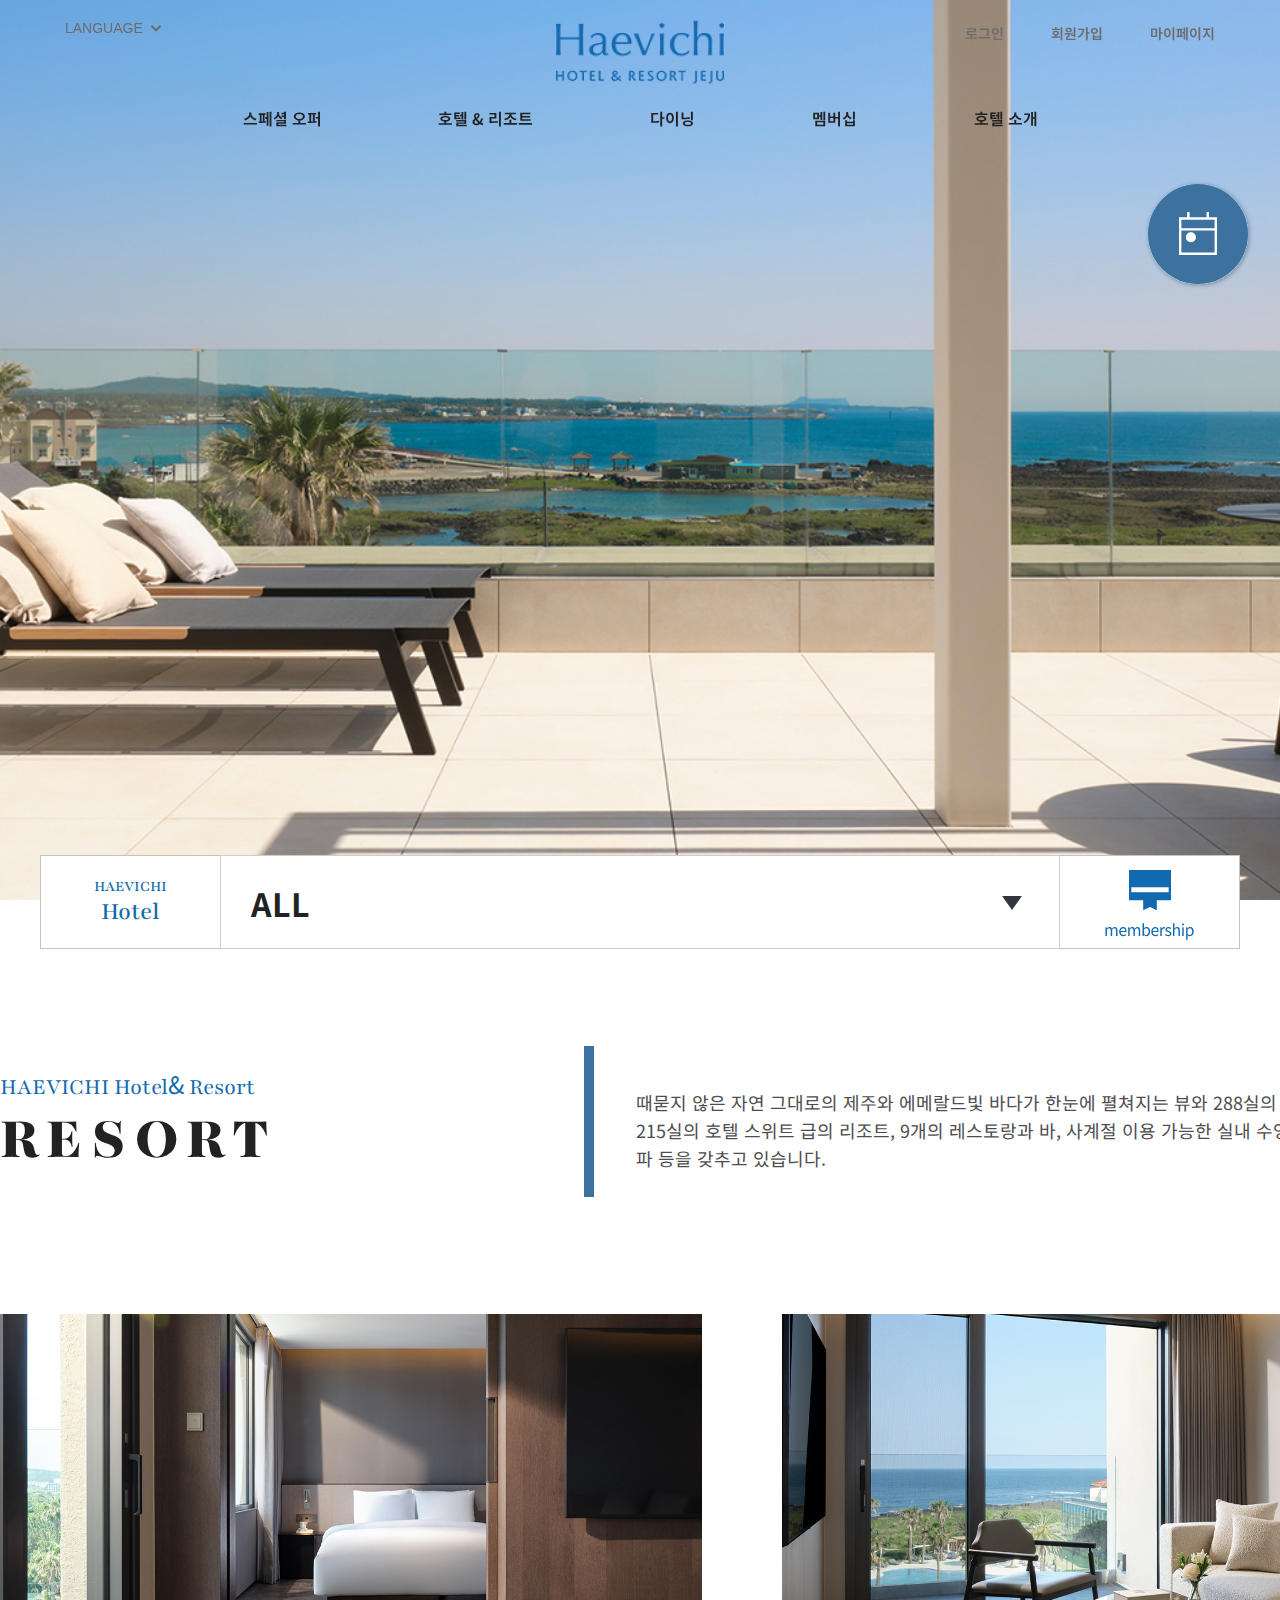
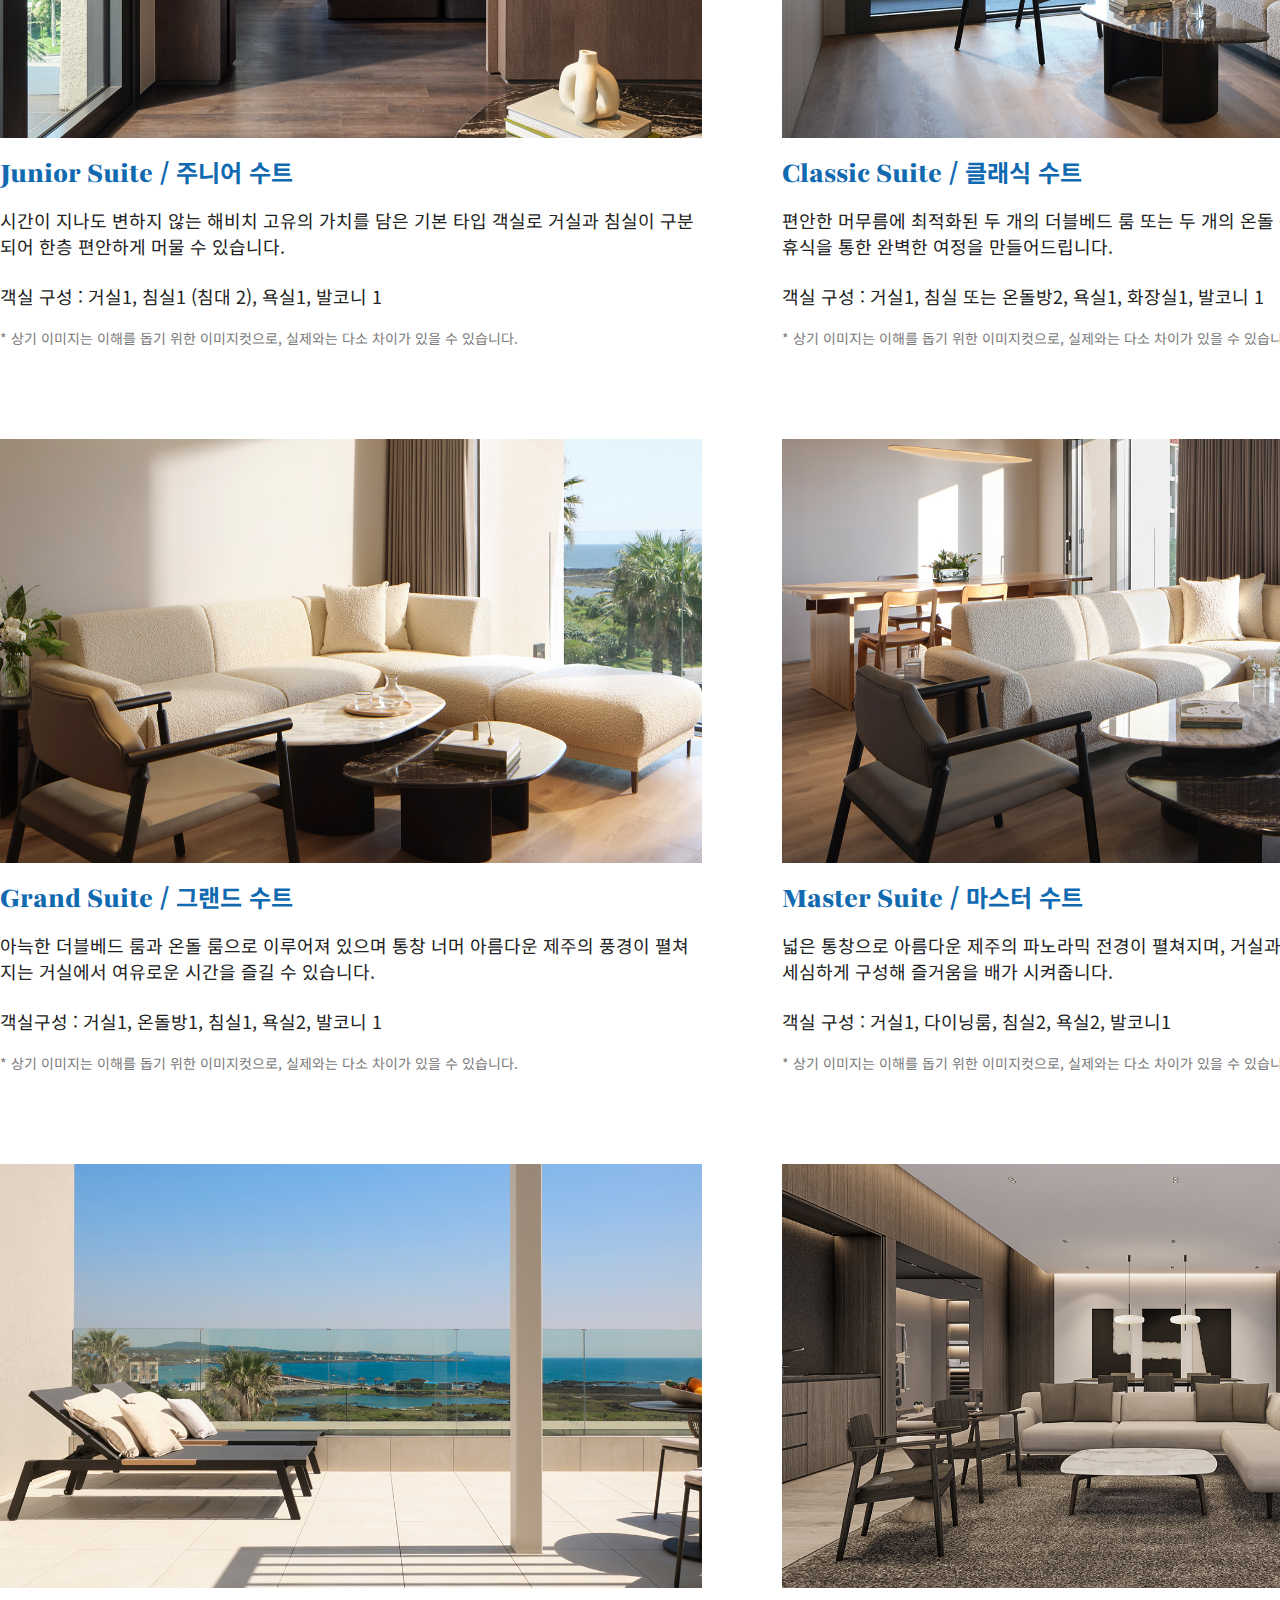
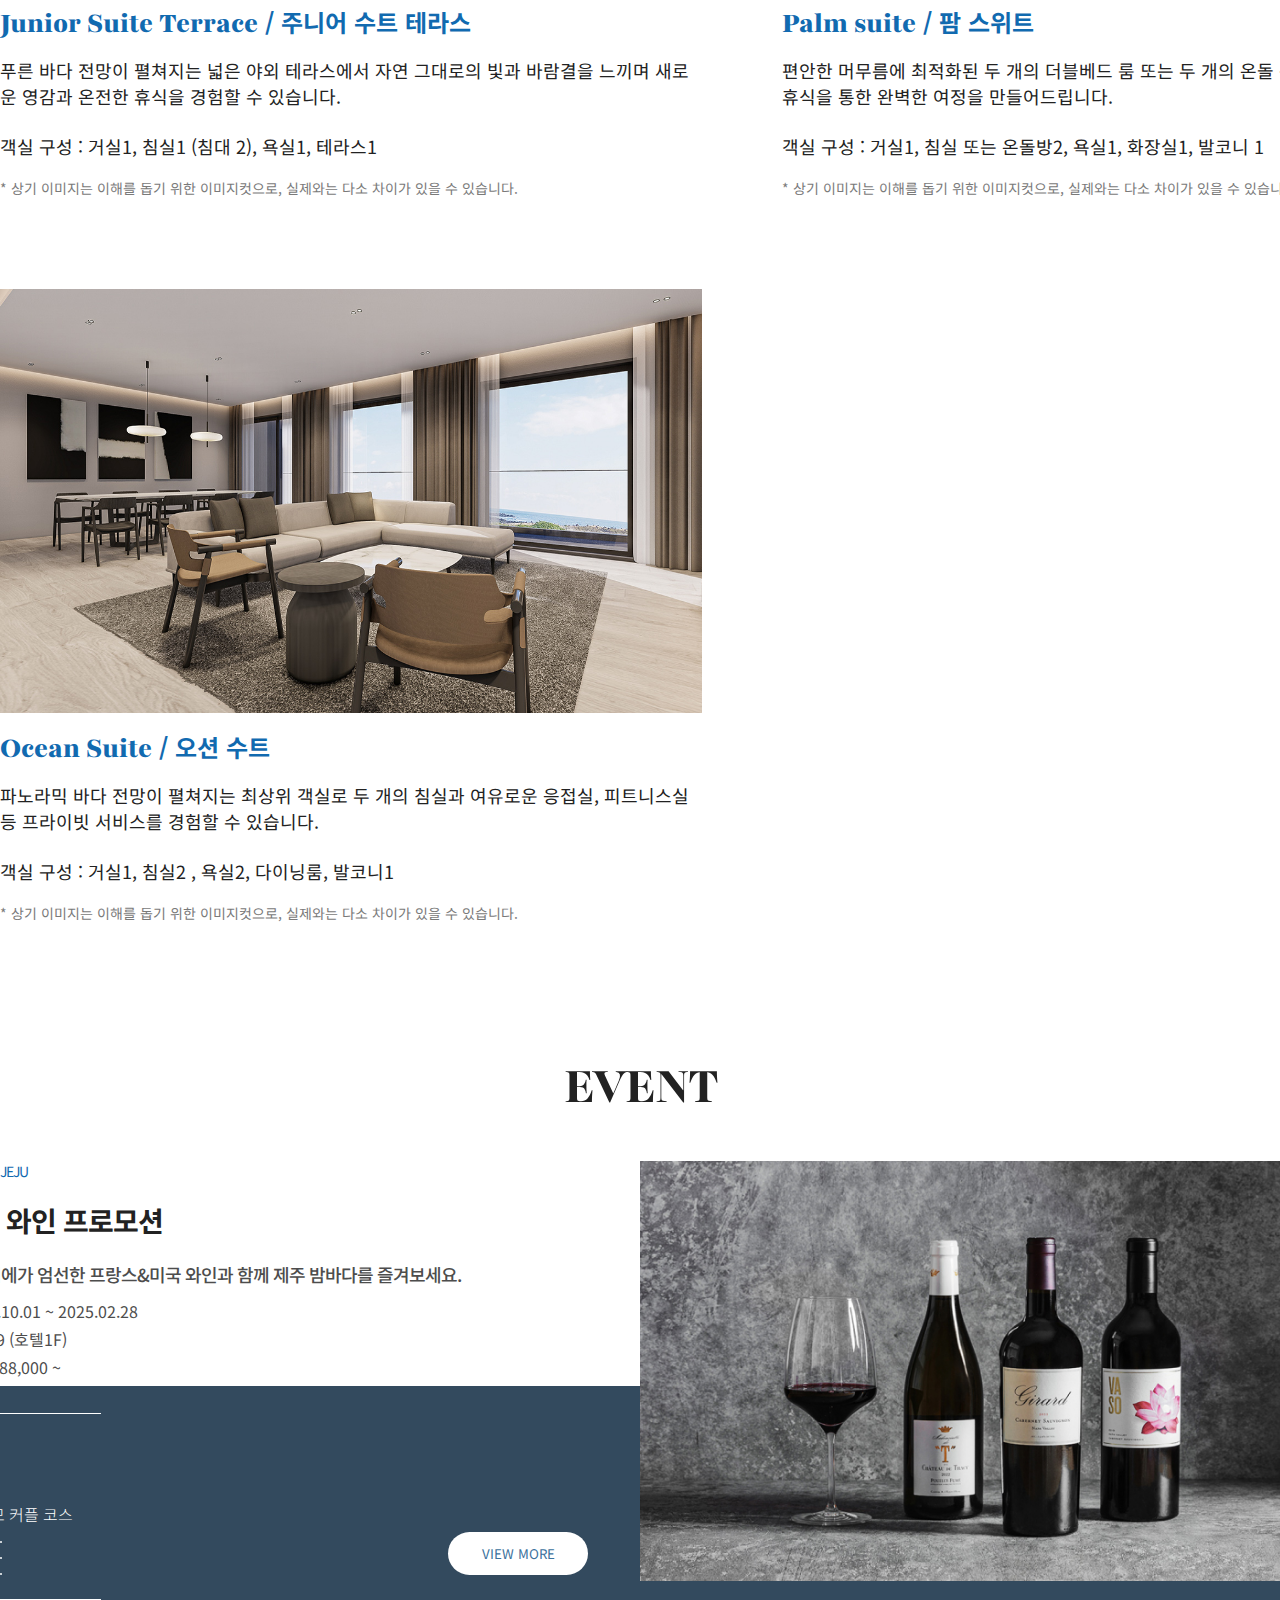
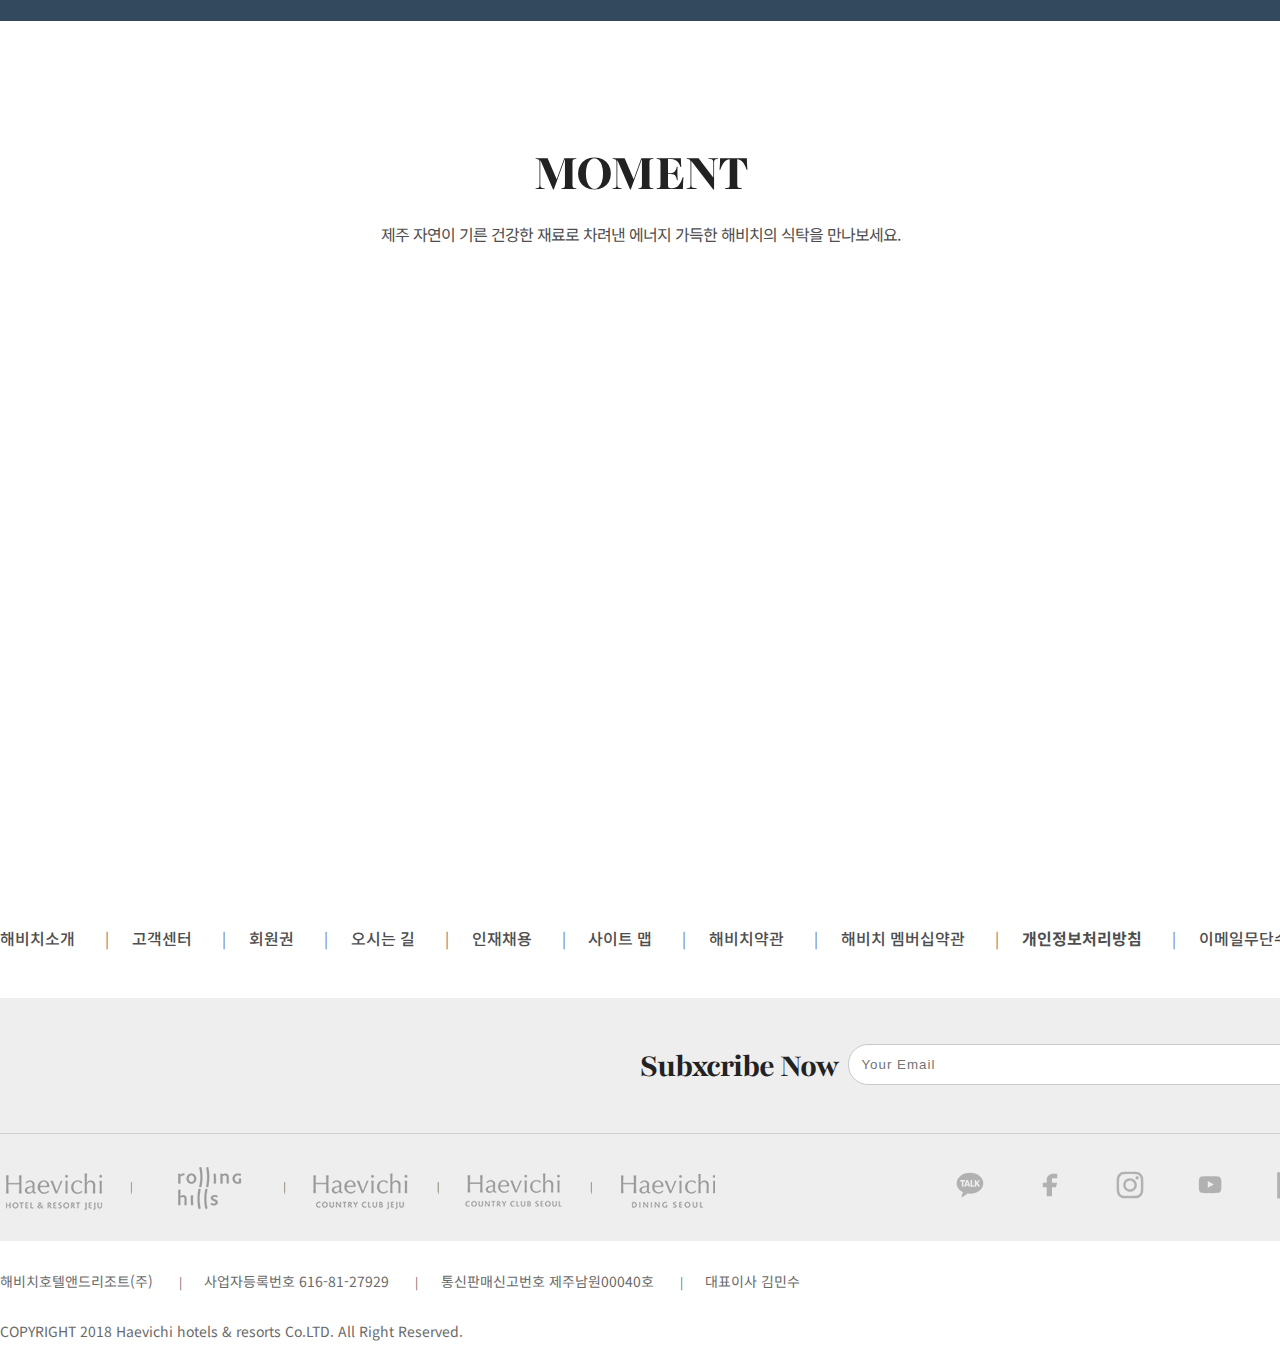
<file: resort.html>
<!DOCTYPE html>
<html lang="ko">
<head>
    <meta charset="UTF-8">
    <meta name="viewport" content="width=device-width, initial-scale=1.0">
    <!--font: Open Sans-->
    <link rel="preconnect" href="https://fonts.googleapis.com">
    <link rel="preconnect" href="https://fonts.gstatic.com" crossorigin>
    <link href="https://fonts.googleapis.com/css2?family=Open+Sans:ital,wght@0,300..800;1,300..800&display=swap" rel="stylesheet">
    <!--font: Noto Sans KR-->
    <link rel="preconnect" href="https://fonts.googleapis.com">
    <link rel="preconnect" href="https://fonts.gstatic.com" crossorigin>
    <link href="https://fonts.googleapis.com/css2?family=Noto+Sans+KR:wght@100..900&display=swap" rel="stylesheet">
    <!--font: playfair-->
    <link rel="preconnect" href="https://fonts.googleapis.com">
    <link rel="preconnect" href="https://fonts.gstatic.com" crossorigin>
    <link href="https://fonts.googleapis.com/css2?family=Playfair:ital,opsz,wght@0,5..1200,300..900;1,5..1200,300..900&display=swap" rel="stylesheet">
    <title>HAEVICHI Resort</title>
    <!--CDN-->
    <script src="https://ajax.googleapis.com/ajax/libs/jquery/3.7.1/jquery.min.js"></script>
    <!--css-->
    <link rel="stylesheet" href="css/resort.css">
    <!--js-->
    <script src="js/resort.js"></script>
</head>
<body>
    <!--네비게이션 및 상단 요소 fixed-->
    <div class="nav_fixed navheight">
        <!--상단 요소-->
        <div class="top_element">
            <!--언어 선택-->
            <div class="language_box_wrap">
                <div class="language_select">
                    <button type="button" class="lang_select_btn" title="언어선택">LANGUAGE</button><!--after arrow-icon-->
                </div>
                <div class="language_list"><!--안보이게 처리-->
                    <ul>
                        <li>ENG</li>
                        <li>KOR</li>
                    </ul>
                </div>
            </div>
            <!--로고-->
            <div class="logo">
                <a href="index.html">
                    <img src="img/hotel-resortPG/logo_blue.png" alt="logo_blue">
                </a>
            </div>
            <!--로그인/회원가입/마이페이지-->
            <div class="login_container">
                <ul>
                    <li>
                        <a href="#">로그인</a>
                    </li>
                    <li>
                        <a href="#">회원가입</a>
                    </li>
                    <li>
                        <a href="#">마이페이지</a>
                    </li>
                </ul>
            </div>
        </div>
        <!--네비게이션-->
        <!--메인 메뉴-->
        <nav>
            <div class="mainmenu">
                <ul>
                    <li class="menu1">
                        <a href="#">스페셜 오퍼</a>
                    </li>
                    <li class="menu2">
                        <a href="rooms.html">호텔 & 리조트</a>
                    </li>
                    <li class="menu3">
                        <a href="#">다이닝</a>
                    </li>
                    <li class="menu4">
                        <a href="#">멤버십</a>
                    </li>
                    <li class="menu5">
                        <a href="#">호텔 소개</a>
                    </li>
                </ul>
            </div>
        </nav>
        <!--서브 메뉴-->
        <div class="subMenu_wrap"> 
            <div class="inner_wrap">
                <!--스페셜 오퍼-->
                <div class="specialOffer_sub sub hideMenu">
                    <div class="sub_element">
                        <div class="menu_img">
                            <img src="img/nav/spacial_offer.jpg" alt="sub-spacial_offer">
                            <span class="playfair">OFFERS</span>
                        </div>
                        <div class="sub_menu">
                            <div>스페셜 오퍼</div>
                            <ul class="sub_list">
                                <li>
                                    <a href="#">리조트 패키지</a>
                                </li>
                                <li>
                                    <a href="#">호텔 패키지</a>
                                </li>
                                <li>
                                    <a href="#">다이닝 프로모션</a>
                                </li>
                                <li>
                                    <a href="#">이벤트</a>
                                </li>
                                <li>
                                    <a href="#">웰니스 & 익스플로러</a>
                                </li>
                            </ul>
                        </div>
                    </div>
                </div>
                <!--호텔 & 리조트-->
                <div class="hotelResort_sub sub hideMenu">
                    <div class="sub_element">
                        <div class="menu_img">
                            <img src="img/nav/hotel-resort.webp" alt="sub-spacial_offer">
                            <span class="playfair">Hotel <span class="notosans">&</span> Resort</span>
                        </div>
                        <div class="sub_menu">
                            <div>호텔 & 리조트</div>
                            <ul class="sub_list">
                                <li class="list">
                                    <a href="resort.html">호텔</a>
                                    <ul>
                                        <li>
                                            <a href="resort.html">전체</a>
                                        </li>
                                        <li>
                                            <a href="#">수페리어</a>
                                        </li>
                                        <li>
                                            <a href="#">디럭스</a>
                                        </li>
                                        <li>
                                            <a href="#">이그제큐티브</a>
                                        </li>
                                        <li>
                                            <a href="#">온돌</a>
                                        </li>
                                        <li>
                                            <a href="#">아너스지 스페이스</a>
                                        </li>
                                    </ul>
                                </li>
                                <li class="list">
                                    <a href="resort.html">리조트</a>
                                    <ul>
                                        <li>
                                            <a href="resort.html">전체</a>
                                        </li>
                                        <li>
                                            <a href="JuniorSuite.html">주니어 수트</a>
                                        </li>
                                        <li>
                                            <a href="JuniorSuite.html">클래식 수트</a>
                                        </li>
                                        <li>
                                            <a href="JuniorSuite.html">그랜드 수트</a>
                                        </li>
                                        <li>
                                            <a href="JuniorSuite.html">마스터 수트</a>
                                        </li>
                                        <li>
                                            <a href="JuniorSuite.html">주니어 스위트 테라스</a>
                                        </li>
                                        <li>
                                            <a href="JuniorSuite.html">팜 스위트</a>
                                        </li>
                                        <li>
                                            <a href="JuniorSuite.html">오션 스위트</a>
                                        </li>
                                    </ul>
                                </li>
                            </ul>
                        </div>
                    </div>
                </div>
                <!--다이닝-->
                <div class="dining_sub sub hideMenu">
                    <div class="sub_element">
                        <div class="menu_img">
                            <img src="img/nav/dining.jpg" alt="sub-spacial_offer">
                            <span class="playfair">Dining</span>
                        </div>
                        <div class="sub_menu">
                            <div>다이닝</div>
                            <ul class="sub_list">
                                <li>
                                    <a href="#">레스토랑</a>
                                </li>
                                <li>
                                    <a href="#">베이커리</a>
                                </li>
                                <li>
                                    <a href="#">바</a>
                                </li>
                            </ul>
                        </div>
                    </div>
                </div>
                <!--멤버십-->
                <div class="membership_sub sub hideMenu">
                    <div class="sub_element">
                        <div class="menu_img">
                            <img src="img/nav/membership.jpg" alt="sub-spacial_offer">
                            <span class="playfair">Membership</span>
                        </div>
                        <div class="sub_menu">
                            <div>멤버십</div>
                            <ul class="sub_list">
                                <li>
                                    <a href="#">멤버십</a>
                                </li>
                                <li>
                                    <a href="#">멤버십 온라인 인증</a>
                                </li>
                            </ul>
                        </div>
                    </div>
                
                </div>
            </div>
        </div>
    </div>
    <!--배너 이미지-->
    <div class="landing_wrap_box">
        <!--메인 백그라운드 이미지-->
        <div class="bgImges_element_wrap"></div>
    </div>
    <!--리조트 리스트 선택 박스-->
    <div class="select_list_wrap">
        <!--리스트 선택 랩핑-->
        <div class="select_list_element height">
            <div class="current_type_wrap">
                <span class="current_type">ALL</span>
                <span class="dropDown_icon">
                    <img src="img/resortPG/Arrow_drop_down.svg" alt="Arrow_drop_down"/>
                </span>
            </div>
            <!--클릭시 나타나는 리스트-->
            <ul class="list_container">
                <li>
                    <a href="JuniorSuite.html">주니어 수트</a>
                </li>
                <li>
                    <a href="JuniorSuite.html">클래식 수트</a>
                </li>
                <li>
                    <a href="JuniorSuite.html">그랜드 수트</a>
                </li>
                <li>
                    <a href="JuniorSuite.html">마스터 수트</a>
                </li>
                <li>
                    <a href="JuniorSuite.html">주니어 스위트 테라스</a>
                </li>
                <li>
                    <a href="JuniorSuite.html">팜 스위트</a>
                </li>
                <li>
                    <a href="JuniorSuite.html">오션 스위트</a>
                </li>
            </ul>
        </div>
        <div class="select_resort_wrap">
            <div class="select_resort_list"><!--absolute/overflow: hidden-->
                <div class="select_box_wrap">
                    <!--해비치 호텔 로고-->
                    <div class="hotel_logo">
                        <div class="logo_text">
                            <a href="#">
                                <span class="playfair">HAEVICHI</span>
                                <span class="playfair">Hotel</span>
                            </a>
                        </div>
                    </div>
                    <!--멤버십 아이콘-->
                    <div class="membershipIcon_container">
                        <a href="#">
                            <img src="img/resortPG/membership_icon.svg" alt="membership_icon">
                        </a>
                    </div>
                </div>
            </div>
        </div>
    </div>
    <!--메인-->
    <main>
        <!--리조트 리스트 영역-->
        <section class="resort_contents">
            <!--리스트 상단-->
            <div class="contents_wrap">
                <div class="resort_title_boxL">
                    <span class="playfair">HAEVICHI Hotel<span class="notosans">&</span> Resort</span>
                    <h1 class="playfair">RESORT</h2>
                </div>
                <div class="about_resortsR">
                    때묻지 않은 자연 그대로의 제주와 에메랄드빛 바다가 한눈에 펼쳐지는 뷰와  
                    288실의 호텔 객실과 최근 리뉴얼한 215실의 호텔 스위트 급의 리조트, 
                    9개의 레스토랑과 바, 사계절 이용 가능한 실내 수영장 및 야외 수영장 2개, 
                    스파 등을 갖추고 있습니다.
                </div>
            </div>
            <!--리조트 타입-->
            <article class="resort_type_wrap">
                <div class="type_list_container">
                    <div class="list junior">
                        <div class="type_img">
                            <a href="JuniorSuite.html">
                                <img src="img/resortPG/Junior-Suite.db" alt="Junior-Suite"/>
                            </a>
                            <div class="icon_wrap">
                                <div class="save_icon">
                                    <img src="img/resortPG/save_icon.svg" alt="save_icon">
                                </div>
                                <div class="share_icon">
                                    <img src="img/resortPG/share_icon.svg" alt="share_icon">
                                </div>
                            </div>
                        </div>
                        <div class="type_title_txt">
                            <a href="JuniorSuite.html">
                                <span class="playfair">Junior Suite</span> / 주니어 수트
                            </a>
                        </div>
                        <div class="type_informat">
                            <a href="JuniorSuite.html">
                                <p>시간이 지나도 변하지 않는 해비치 고유의 가치를 담은 기본 타입 
                                    객실로 거실과 침실이 구분되어 한층 편안하게 머물 수 있습니다.</p>
                                <ul>
                                    <li>
                                        객실 구성 :  거실1, 침실1 (침대 2), 욕실1, 발코니 1</li>
                                    <li class="Image_escription">* 상기 이미지는 이해를 돕기 위한 이미지컷으로, 
                                        실제와는 다소 차이가 있을 수 있습니다.</li>
                                </ul>
                            </a>
                        </div>
                    </div>
                    <div class="list classic">
                        <div class="type_img">
                            <a href="#">
                                <img src="img/resortPG/classic-suite.db" alt="classic-Suite"/>
                            </a>
                            <div class="icon_wrap">
                                <div class="save_icon">
                                    <img src="img/resortPG/save_icon.svg" alt="save_icon">
                                </div>
                                <div class="share_icon">
                                    <img src="img/resortPG/share_icon.svg" alt="share_icon">
                                </div>
                            </div>
                        </div>
                        <div class="type_title_txt">
                            <a href="#">
                                <span class="playfair">Classic Suite</span> / 클래식 수트
                            </a>
                        </div>
                        <div class="type_informat">
                            <a href="#">
                                <p>편안한 머무름에 최적화된 두 개의 더블베드 룸 또는 두 개의 온돌 룸으로 
                                    이루어져, 진정한 휴식을 통한 완벽한 여정을 만들어드립니다.</p>
                                <ul>
                                    <li>객실 구성 :  거실1, 침실 또는 온돌방2, 욕실1, 화장실1, 발코니 1</li>
                                    <li class="Image_escription">* 상기 이미지는 이해를 돕기 위한 이미지컷으로, 
                                        실제와는 다소 차이가 있을 수 있습니다.</li>
                                </ul>
                            </a>
                        </div>
                    </div>
                    <div class="list grand">
                        <div class="type_img">
                            <a href="#">
                                <img src="img/resortPG/grand-suite.db" alt="grand-Suite"/>
                            </a>
                            <div class="icon_wrap">
                                <div class="save_icon">
                                    <img src="img/resortPG/save_icon.svg" alt="save_icon">
                                </div>
                                <div class="share_icon">
                                    <img src="img/resortPG/share_icon.svg" alt="share_icon">
                                </div>
                            </div>
                        </div>
                        <div class="type_title_txt">
                            <a href="#">
                                <span class="playfair">Grand Suite</span> / 그랜드 수트
                            </a>
                        </div>
                        <div class="type_informat">
                            <a href="#">
                                <p>아늑한 더블베드 룸과 온돌 룸으로 이루어져 있으며 통창 너머 아름다운
                                    제주의 풍경이 펼쳐지는 거실에서 여유로운 시간을 즐길 수 있습니다.</p>
                                <ul>
                                    <li>객실구성 :  거실1, 온돌방1, 침실1, 욕실2, 발코니 1</li>
                                    <li class="Image_escription">* 상기 이미지는 이해를 돕기 위한 이미지컷으로, 
                                        실제와는 다소 차이가 있을 수 있습니다.</li>
                                </ul>
                            </a>
                        </div>
                    </div>
                    <div class="list master">
                        <div class="type_img">
                            <a href="#">
                                <img src="img/resortPG/master-Suite.db" alt="master-Suite"/>
                            </a>
                            <div class="icon_wrap">
                                <div class="save_icon">
                                    <img src="img/resortPG/save_icon.svg" alt="save_icon">
                                </div>
                                <div class="share_icon">
                                    <img src="img/resortPG/share_icon.svg" alt="share_icon">
                                </div>
                            </div>
                        </div>
                        <div class="type_title_txt">
                            <a href="#">
                                <span class="playfair">Master Suite</span> / 마스터 수트
                            </a>
                        </div>
                        <div class="type_informat">
                            <a href="#">
                                <p>넓은 통창으로 아름다운 제주의 파노라믹 전경이 펼쳐지며,
                                    거실과 다이닝 공간을 더욱 넓고 세심하게 구성해 즐거움을 배가 시켜줍니다.</p>
                                <ul>
                                    <li>객실 구성 : 거실1, 다이닝룸, 침실2, 욕실2, 발코니1</li>
                                    <li class="Image_escription">* 상기 이미지는 이해를 돕기 위한 이미지컷으로, 
                                        실제와는 다소 차이가 있을 수 있습니다.</li>
                                </ul>
                            </a>
                        </div>
                    </div>
                    <div class="list juniorSuite ">
                        <div class="type_img">
                            <a href="#">
                                <img src="img/resortPG/Junior-Suite-Terrace.db" alt="Junior-Suite-Terrace"/>
                            </a>
                            <div class="icon_wrap">
                                <div class="save_icon">
                                    <img src="img/resortPG/save_icon.svg" alt="save_icon">
                                </div>
                                <div class="share_icon">
                                    <img src="img/resortPG/share_icon.svg" alt="share_icon">
                                </div>
                            </div>
                        </div>
                        <div class="type_title_txt">
                            <a href="#">
                                <span class="playfair">Junior Suite Terrace</span> / 주니어 수트 테라스
                            </a>
                            <div class="icon_wrap">
                                <div class="save_icon">
                                    <img src="img/resortPG/save_icon.svg" alt="save_icon">
                                </div>
                                <div class="share_icon">
                                    <img src="img/resortPG/share_icon.svg" alt="share_icon">
                                </div>
                            </div>
                        </div>
                        <div class="type_informat">
                            <a href="#">
                                <p>푸른 바다 전망이 펼쳐지는 넓은 야외 테라스에서 자연 그대로의 빛과 
                                    바람결을 느끼며 새로운 영감과 온전한 휴식을 경험할 수 있습니다.</p>
                                <ul>
                                    <li>객실 구성 : 거실1, 침실1 (침대 2), 욕실1, 테라스1</li>
                                    <li class="Image_escription">* 상기 이미지는 이해를 돕기 위한 이미지컷으로, 
                                        실제와는 다소 차이가 있을 수 있습니다.</li>
                                </ul>
                            </a>
                        </div>
                    </div>
                    <div class="list palm">
                        <div class="type_img">
                            <a href="#">
                                <img src="img/resortPG/palm-suite.db" alt="palm-Suite"/>
                            </a>
                            <div class="icon_wrap">
                                <div class="save_icon">
                                    <img src="img/resortPG/save_icon.svg" alt="save_icon">
                                </div>
                                <div class="share_icon">
                                    <img src="img/resortPG/share_icon.svg" alt="share_icon">
                                </div>
                            </div>
                        </div>
                        <div class="type_title_txt">
                            <a href="#">
                                <span class="playfair">Palm suite</span> / 팜 스위트
                            </a>
                        </div>
                        <div class="type_informat">
                            <a href="#">
                                <p>편안한 머무름에 최적화된 두 개의 더블베드 룸 또는 두 개의 온돌 룸으로 이루어져, 
                                    진정한 휴식을 통한 완벽한 여정을 만들어드립니다.</p>
                                <ul>
                                    <li>객실 구성 :  거실1, 침실 또는 온돌방2, 욕실1, 화장실1, 발코니 1</li>
                                    <li class="Image_escription">* 상기 이미지는 이해를 돕기 위한 이미지컷으로, 
                                        실제와는 다소 차이가 있을 수 있습니다.</li>
                                </ul>
                            </a>
                        </div>
                    </div>
                    <div class="list ocean">
                        <div class="type_img">
                            <a href="#">
                                <img src="img/resortPG/ocean-suite.db" alt="ocean-Suite"/>
                            </a>
                            <div class="icon_wrap">
                                <div class="save_icon">
                                    <img src="img/resortPG/save_icon.svg" alt="save_icon">
                                </div>
                                <div class="share_icon">
                                    <img src="img/resortPG/share_icon.svg" alt="share_icon">
                                </div>
                            </div>
                        </div>
                        <div class="type_title_txt">
                            <a href="#">
                                <span class="playfair">Ocean Suite</span> / 오션 수트
                            </a>
                        </div>
                        <div class="type_informat">
                            <a href="#">
                                <p>파노라믹 바다 전망이 펼쳐지는 최상위 객실로 두 개의 침실과 
                                    여유로운 응접실, 피트니스실 등 프라이빗 서비스를 경험할 수 있습니다.</p>
                                <ul>
                                    <li>객실 구성 : 거실1, 침실2 , 욕실2, 다이닝룸, 발코니1</li>
                                    <li class="Image_escription">* 상기 이미지는 이해를 돕기 위한 이미지컷으로, 
                                        실제와는 다소 차이가 있을 수 있습니다.</li>
                                </ul>
                            </a>
                        </div>
                    </div>
                </div>
            </article>
        </section>
        <!--이벤트 영역-->
        <section class="event_entire_wrap">
            <h1 class="playfair">EVENT</h1>
            <article class="event_inner_box">
                <!--이벤트 1-->
                <div class="event_order_wrap event_list1">
                    <!--좌측 텍스트 영역-->
                    <div class="event_textL_area">
                        <div class="type">HAEVICHI HOTEL JEJU</div>
                        <div class="title">
                            <a href="">
                                <span class="playfair sign">[</span><span class="playfair lang_en">Bar99</span><span class="playfair sign">]</span>
                                와인 프로모션
                            </a>
                        </div>
                        <ul class="detail">
                            <a href="#">
                                <li>해비치 소믈리에가 엄선한 프랑스&미국 와인과 함께 제주 밤바다를 즐겨보세요.</li>
                                <li class="informat_list">
                                    <span>기간 : 2024.10.01 ~ 2025.02.28</span>
                                </li>
                                <li class="informat_list">
                                    <span>장소 : Bar99 (호텔1F)</span>
                                </li>
                                <li class="informat_list">
                                    <span>가격 : KRW 88,000 ~</span>
                                </li>
                            </a>
                            
                        </ul>
                        <ul class="add_event_list">
                            <li>
                                <a href="#">해비치 빈</a>
                            </li>
                            <li>
                                <a href="#">해비치 컬렉션</a>
                            </li>
                            <li>
                                <a href="#">
                                    <span class="playfair sign">[</span>밀리우<span class="playfair sign">]</span>
                                    쥬뗌므 커플 코스
                                </a>
                            </li>
                            <span class="more_dot"></span>
                            <span class="more_dot"></span>
                            <span class="more_dot"></span>
                        </ul>
                    </div>
                    <!--우측 이미지 영역-->
                    <div class="event_imgR_area">
                        <a href="#">
                            <img src="img/section/event/event-list-1-mini.jpg" alt="와인 프로모션">
                        </a>
                    </div>
                </div>
                <!--이벤트 2-->
                <div class="event_order_wrap event_list2">
                    <!--좌측 텍스트 영역-->
                    <div class="event_textL_area">
                        <div class="type">HAEVICHI HOTEL JEJU</div>
                        <div class="title">
                            <a href="">해비치 빈</a>
                        </div>
                        <ul class="detail">
                            <a href="#">
                                <li>해비치가 자체 블렌딩한 '해비치 빈'의 풍미를 집에서도 느껴보세요.</li>
                                <li class="informat_list">
                                    <span>기간 : 2024.01.01 ~ 2024.12.31</span>
                                </li>
                                <li class="informat_list">
                                    <span>장소 : 현장 구매 및 택배 배송 (배송비 별도)</span>
                                </li>
                                <li class="informat_list">
                                    <span>가격 : KRW 14,000~</span>
                                </li>
                            </a>
                            
                        </ul>
                        <ul class="add_event_list">
                            <li>
                                <a href="#">해비치 컬렉션</a>
                            </li>
                            <li>
                                <a href="#">
                                    <span class="playfair sign">[</span>밀리우<span class="playfair sign">]</span>
                                    쥬뗌므 커플 코스
                                </a>
                            </li>
                            <li>
                                <a href="#">
                                    <span class="playfair sign">[</span><span class="playfair lang_en">Bar99</span><span class="playfair sign">]</span>
                                    와인 프로모션
                                </a>
                            </li>
                            <span class="more_dot"></span>
                            <span class="more_dot"></span>
                            <span class="more_dot"></span>
                        </ul>
                    </div>
                    <!--우측 이미지 영역-->
                    <div class="event_imgR_area">
                        <a href="#">
                            <img src="img/section/event/event-list-2-mini.jpg" alt="해비치 빈">
                        </a>
                    </div>
                </div>
                <!--이벤트 3-->
                <div class="event_order_wrap event_list3">
                    <!--좌측 텍스트 영역-->
                    <div class="event_textL_area">
                        <div class="type">HAEVICHI HOTEL JEJU</div>
                        <div class="title">
                            <a href="">해비치 컬렉션</a>
                        </div>
                        <ul class="detail">
                            <a href="#">
                                <li>마음까지 포근해지는 해비치의 편안함을 집에서도 느껴보세요.</li>
                                <li class="informat_list">
                                    <span>기간 : 2023.01.01 ~ 2024.12.31</span>
                                </li>
                                <li class="informat_list">
                                    <span>장소 : 현장 구매 및 택배 배송 (배송비 별도)</span>
                                </li>
                                <li class="informat_list">
                                    <span>가격 : KRW 14,000~</span>
                                </li>
                            </a>
                            
                        </ul>
                        <ul class="add_event_list">
                            <li>
                                <a href="#">
                                    <span class="playfair sign">[</span>밀리우<span class="playfair sign">]</span>
                                    쥬뗌므 커플 코스
                                </a>
                            </li>
                            <li>
                                <a href="#">
                                    <span class="playfair sign">[</span><span class="playfair lang_en">Bar99</span><span class="playfair sign">]</span>
                                    와인 프로모션
                                </a>
                            </li>
                            <li>
                                <a href="#">해비치 빈</a>
                            </li>
                            <span class="more_dot"></span>
                            <span class="more_dot"></span>
                            <span class="more_dot"></span>
                        </ul>
                    </div>
                    <!--우측 이미지 영역-->
                    <div class="event_imgR_area">
                        <a href="#">
                            <img src="img/section/event/event-list-3-mini.jpg" alt="해비치 컬렉션">
                        </a>
                    </div>
                </div>
                <!--더보기 버튼-->
                <button class="more_btn">VIEW MORE</button>
            </article>
            <!--백그라운드 컬러 영역-->
            <div class="event_back_color"></div>
        </section>
        <!--모먼트 영역-->
        <section class="moment_entire_wrap">
            <h1 class="playfair"> MOMENT</h1>
            <div class="sub_explanat">
                제주 자연이 기른 건강한 재료로 차려낸 에너지 가득한 해비치의 식탁을 만나보세요.
            </div>
            <article class="frameBox">
                <iframe width="100%" height="585" src="https://www.youtube.com/embed/lkHJfntuEeA" title="해비치호텔&amp;리조트의 이노베이티브 퀴진랩, 스패출러ㅣHaevichi hotel&amp;resort&#39;s culinary  R&amp;D center, Spatula by haevichi" frameborder="0" allow="accelerometer; autoplay; clipboard-write; encrypted-media; gyroscope; picture-in-picture; web-share" referrerpolicy="strict-origin-when-cross-origin" allowfullscreen></iframe>
            </article>
        </section>
    </main>
    <!--푸터 영역-->
    <footer>
        <div class="all_wrap">
            <div class="link_txt">
                <ul>
                    <li>
                        <a href="#">해비치소개</a>
                    </li>
                    <li>
                        <a href="#">고객센터</a>
                    </li>
                    <li>
                        <a href="#">회원권</a>
                    </li>
                    <li>
                        <a href="#">오시는 길</a>
                    </li>
                    <li>
                        <a href="#">인재채용</a>
                    </li>
                    <li>
                        <a href="#">사이트 맵</a>
                    </li>
                    <li>
                        <a href="#">해비치약관</a>
                    </li>
                    <li>
                        <a href="#">해비치 멤버십약관</a>
                    </li>
                    <li class="personal_informat">
                        <a href="#">개인정보처리방침</a>
                    </li>
                    <li>
                        <a href="#">이메일무단수집금지</a>
                    </li>
                </ul>
            </div>
            <div class="foot_element_wrap">
                <div class="foot_element_inner">
                    <div class="search_wrap">
                        <span class="playfair search_title">Subxcribe Now</span>
                        <span class="search_box">
                            <input type="text" placeholder="Your Email">
                            <button>
                                <img src="img/footer/arrow-right.svg" alt="next_icon">
                            </button>
                        </span>
                    </div>
                    <div class="foot_icon_wrap">
                        <div class="logo_container">
                            <img src="img/footer/img_family_logo.png" alt="패밀리 로고 이미지">
                            <ul class="logo_link">
                                <li>
                                    <a href="#"></a>
                                </li>
                                <li>
                                    <a href="#"></a>
                                </li>
                                <li>
                                    <a href="#"></a>
                                </li>
                                <li>
                                    <a href="#"></a>
                                </li>
                                <li>
                                    <a href="#"></a>
                                </li>
                            </ul>
                        </div>
                        <div class="snsIcon_wrap">
                            <ul>
                                <li>
                                    <a href="#">
                                        <img src="img/footer/Kakaotalk.svg" alt="카카오톡 아이콘">
                                    </a>
                                </li>
                                <li>
                                    <a href="#">
                                        <img src="img/footer/facebook.svg" alt="페이스북 아이콘">
                                    </a>
                                </li>
                                <li>
                                    <a href="#">
                                        <img src="img/footer/instagram.svg" alt="인스타그램 아이콘">
                                    </a>
                                </li>
                                <li>
                                    <a href="#">
                                        <img src="img/footer/youtube.svg" alt="유튜브 아이콘">
                                    </a>
                                </li>
                                <li>
                                    <a href="#">
                                        <img src="img/footer/Naver.svg" alt="네이버 아이콘">
                                    </a>
                                </li>
                            </ul>
                        </div>
                    </div>
                </div>
            </div>
            <div class="Company_informat">
                <div class="Company_informat_inner">
                    <ul>
                        <li>해비치호텔앤드리조트(주)</li>
                        <li>사업자등록번호 616-81-27929</li>
                        <li>통신판매신고번호 제주남원00040호</li>
                        <li>대표이사 김민수</li>
                    </ul>
                    <span class="copyright">COPYRIGHT 2018 Haevichi hotels & resorts Co.LTD. All Right Reserved.</span>
                </div>
            </div>
        </div>
    </footer>
    <!--예약 영역-->
    <div class="reservatn_calendar">
        <!--닫기 아이콘-->
        <div class="close_icon">
            <img src="img/calendar-quick-menu/Close_square.svg" alt="Close"/>
        </div>
        <!--예약 검색 랩핑-->
        <div class="reservatn_Wrap">
            <div class="container">
                <img src="img/calendar-quick-menu/calendar-icon-white.svg" alt="calender_icon_fff">
            </div>
            <!--예약 검색창-->
            <div class="search_list_map">
                <!--타이틀 및 호텔/리조트 선택-->
                <div class="rooms_out_box">
                    <!--예약 타이틀-->
                    <h1>CHOOSE YOUR STAY</h1>
                    <!--호텔/리조트 선택-->
                    <div class="select_room_type_wrap">
                        <ul class="select_room_type">
                            <li>
                                <span class="title">호텔/리조트 선택</span>
                                <span class="down_icon">
                                    <img src="img/calendar-quick-menu/Expand_down.svg" alt="down_icon">
                                </span>
                                <ul class="room_list">
                                    <li>HAVEICHI HOTEL JEJU</li>
                                    <li>HAVEICHI RESORT JEJU</li>
                                    <li>ROLLINGHILLS HOTEL</li>
                                    <li>WESTIN RESORT GUAM</li>
                                    <li>COUNTRY CLUB JEJU</li>
                                </ul>
                            </li>
                        </ul>
                    </div>
                </div>
                <!--날짜 선택-->
                <div class="select_date">
                    <div class="title">날짜</div>
                    <div class="select_date_wrap">
                        <span class="checkInOut_date">12.04(금) - 12.05(토)</span>
                        <span class="day_icon_box">
                            <img src="img/calendar-quick-menu/day.svg" alt="day_icon">
                        </span>
                        <span class="days">1박</span>
                    </div>
                </div>
                <!--인원 선택-->
                <div class="select_personnel">
                    <!--성인 랩핑-->
                    <div class="adult_left">
                        <span>성인</span>
                        <div class="personnel_count_wrap">
                            <span class="personnel_count">1</span>
                            <span class="personnel_remove_icon">
                                <img src="img/calendar-quick-menu/out_square_duotone_line.svg" alt="out_square_icon">
                            </span>
                            <span class="personnel_add_icon">
                                <img src="img/calendar-quick-menu/Add_square_duotone_line.svg" alt="add_square_icon">
                            </span>
                        </div>
                    </div>
                    <!--어린이 랩핑-->
                    <div class="children_right">
                        <span>어린이</span>
                        <div class="personnel_count_wrap">
                            <span class="personnel_count">0</span>
                            <span class="personnel_remove_icon">
                                <img src="img/calendar-quick-menu/out_square_duotone_line.svg" alt="out_square_icon">
                            </span>
                            <span class="personnel_add_icon">
                                <img src="img/calendar-quick-menu/Add_square_duotone_line.svg" alt="add_square_icon">
                            </span>
                        </div>
                    </div>
                </div>
                <!--객실추가 및 검색-->
                <div class="select_add_room">
                    <span>+ 객실 추가</span>
                    <span class="Search_btn">검색</span>
                </div>
            </div>
            <!--체크인 날짜 달력 영역-->
            <div class="checkinDay">
                <!--달력 닫기-->
                <div class="calendar_close">
                    <img src="img/calendar-quick-menu/Close_square2.svg" alt="Close2"/>
                </div>
                <!--달력-->
                <div class="month_wrap">
                    <!--현재 달-->
                    <div class="now_month">
                        <div class="month_wrap">
                            <h1>
                                2024년 10월
                                <span>
                                    <img src="img/calendar-quick-menu/Expand_right-icon.svg" alt="right-icon">
                                </span>
                            </h1>
                            <div class="day">
                                <ul class="week">
                                    <li class="dayOff">Sun</li>
                                    <li>Mon</li>
                                    <li>Tue</li>
                                    <li>Wed</li>
                                    <li>Thu</li>
                                    <li>Fri</li>
                                    <li>Sat</li>
                                </ul>
                                <div class="dayBYday">
                                    <ul>
                                        <li class="dayOff Lightly">29</li>
                                        <li class="Lightly">30</li>
                                        <li class="Lightly">1</li>
                                        <li class="Lightly">2</li>
                                        <li class="Lightly">3</li>
                                        <li class="today">4</li><!--오늘-->
                                        <li>5</li><!--1주-->
                                    </ul>
                                    <ul>
                                        <li class="dayOff">6</li>
                                        <li>7</li>
                                        <li>8</li>
                                        <li>9</li>
                                        <li>10</li>
                                        <li>11</li>
                                        <li>12</li><!--2주-->
                                    </ul>
                                    <ul>
                                        <li class="dayOff">13</li>
                                        <li>14</li>
                                        <li>15</li>
                                        <li>16</li>
                                        <li>17</li>
                                        <li>18</li>
                                        <li>19</li><!--3주-->
                                    </ul>
                                    <ul>
                                        <li class="dayOff">20</li>
                                        <li>21</li>
                                        <li>22</li>
                                        <li>23</li>
                                        <li>24</li>
                                        <li>25</li>
                                        <li>26</li><!--4주-->
                                    </ul>
                                    <ul>
                                        <li class="dayOff">27</li>
                                        <li>28</li>
                                        <li>29</li>
                                        <li>30</li>
                                        <li>31</li>
                                        <li class="Lightly">1</li><!--다음달 날짜-->
                                        <li class="Lightly">2</li><!--5주-->
                                    </ul>
                                    <ul>
                                        <li class="dayOff Lightly">3</li>
                                        <li class="Lightly">4</li>
                                        <li class="Lightly">5</li>
                                        <li class="Lightly">6</li>
                                        <li class="Lightly">7</li>
                                        <li class="Lightly">8</li>
                                        <li class="Lightly">9</li><!--6주-->
                                    </ul>      
                                </div>
                            </div>
                        </div>
                    </div>
                    <!--다음 달-->
                    <div class="next_month">
                        <div class="month_wrap">
                            <h1>
                                2024년 11월
                                <span>
                                    <img src="img/calendar-quick-menu/Expand_right-icon.svg" alt="right-icon">
                                </span>
                            </h1>
                            <div class="day">
                                <ul class="week">
                                    <li class="dayOff">Sun</li>
                                    <li>Mon</li>
                                    <li>Tue</li>
                                    <li>Wed</li>
                                    <li>Thu</li>
                                    <li>Fri</li>
                                    <li>Sat</li>
                                </ul>
                                <div class="dayBYday">
                                    <ul>
                                        <li class="dayOff Lightly">27</li>
                                        <li class="Lightly">28</li>
                                        <li class="Lightly">29</li>
                                        <li class="Lightly">30</li>
                                        <li class="Lightly">31</li>
                                        <li>1</li>
                                        <li>2</li><!--1주-->
                                    </ul>
                                    <ul>
                                        <li class="dayOff">3</li>
                                        <li>4</li>
                                        <li>5</li>
                                        <li>6</li>
                                        <li>7</li>
                                        <li>8</li>
                                        <li>9</li><!--2주-->
                                    </ul>
                                    <ul>
                                        <li class="dayOff">10</li>
                                        <li>11</li>
                                        <li>12</li>
                                        <li>13</li>
                                        <li>14</li>
                                        <li>15</li>
                                        <li>16</li><!--3주-->
                                    </ul>
                                    <ul>
                                        <li class="dayOff">17</li>
                                        <li>18</li>
                                        <li>19</li>
                                        <li>20</li>
                                        <li>21</li>
                                        <li>22</li>
                                        <li>23</li><!--4주-->
                                    </ul>
                                    <ul>
                                        <li class="dayOff">24</li>
                                        <li>25</li>
                                        <li>26</li>
                                        <li>27</li>
                                        <li>28</li>
                                        <li class="Lightly">29</li><!--다음달 날짜-->
                                        <li class="Lightly">30</li><!--5주-->
                                    </ul>
                                    <ul>
                                        <li class="dayOff Lightly">1</li>
                                        <li class="Lightly">2</li>
                                        <li class="Lightly">3</li>
                                        <li class="Lightly">4</li>
                                        <li class="Lightly">5</li>
                                        <li class="Lightly">6</li>
                                        <li class="Lightly">7</li><!--6주-->
                                    </ul>      
                                </div>
                            </div>
                        </div>
                    </div>
                </div>
            </div>
        </div>
    </div>
    <!--로그인 팝업창-->
    <div class="login_popup">
        <span class="closeBtn">
            <img src="img/login-Popup/Close_square.svg" alt="Close_square">
        </span>
        <div class="login_inner_wrap">
            <div class="top_title">로그인 또는 회원가입</div>
            <div class="main_element">
                <div class="logo">
                    <img src="img/login-Popup/logo.png" alt="logo">
                </div>
                <div class="IdPw_input_wrap">
                    <div class="ID_box">
                        <input type="text" placeholder="ID">
                    </div>
                    <div class="PW_box">
                        <input type="text" placeholder="PW">
                    </div>
                    <button type="button">로그인</button>
                </div>
                <div class="user_join">회원가입</div>
                <div class="or_line">
                    <span class="lineL"></span>
                    또는
                    <span class="lineR"></span>
                </div>
                <div class="add_login_wrap">
                    <div class="naver_login_box">
                        <button type="button">네이버로 로그인하기</button>
                        <span>
                            <img src="img//login-Popup/simple-icons_naver.svg" alt="naver_icon">
                        </span>
                    </div>
                    <div class="facebook_login_box">
                        <button type="button">페이스북으로 로그인하기</button>
                        <span>
                            <img src="img/login-Popup/fe_facebook.svg" alt="facebook_icon">
                        </span>
                    </div>
                </div>
            </div>
        </div>
    </div>
    <!--공유 팝업창-->
    <div class="share_popup">
        <div class="closeBtn">
            <img src="img/share-Popup/Close_square.svg" alt="Close-Btn"/>
        </div>
        <div class="share_inner_box">
            <h1>객실 공유하기</h1>
            <div class="room_contents">
                <div class="roomImg_L">
                    <img src="img/resortPG/Junior-Suite.db" alt="Junior-Suite"/>
                </div>
                <div class="roomInformat_R">
                    <div class="playfair">HAEVICHI Hotel <span class="notosans">&</span> Resort</div>
                    <ul>
                        <a href="#">
                            <li class="roomType">
                                <span class="playfair">Junior Suite</span> / 주니어 수트
                            </li>
                            <li class="details">거실1, 침실1 (침대 2), 욕실1, 발코니 1</li>
                        </a>
                    </ul>
                </div>
            </div>
            <div class="share_btn_wrap">
                <div class="copylinkBtn">
                    <button type="button">링크 복사</button>
                    <span>
                        <img src="img/share-Popup/copy-bold.svg" alt="link-copy"/>
                    </span>
                </div>
                <div class="emailBtn">
                    <button type="button">이메일</button>
                    <span>
                        <img src="img/share-Popup/entypo_email.svg" alt="email"/>
                    </span>
                </div>
                <div class="massegeBtn">
                    <button type="button">메시지</button>
                    <span>
                        <img src="img/share-Popup/simple-icons_imessage.svg" alt="massege"/>
                    </span>
                </div>
                <div class="kakaoBtn">
                    <button type="button">카카오톡</button>
                    <span>
                        <img src="img/share-Popup/simple-icons_kakaotalk.svg" alt="kakaotalk"/>
                    </span>
                </div>
                <div class="facebBtn">
                    <button type="button">페이스북</button>
                    <span>
                        <img src="img/share-Popup/fe_facebook.svg" alt="facebook"/>
                    </span>
                </div>
                <div class="instaBtn">
                    <button type="button">인스타그램</button>
                    <span>
                        <img src="img/share-Popup/teenyicons_instagram-solid.svg" alt="instagram"/>
                    </span>
                </div>
            </div>
        </div>
    </div>
    <!--TOP 버튼-->
    <div class="window_top_wrap">
        <img src="img/windowTop/chevron-up.svg" alt="up">
    </div>
</body>
</html>
</file>
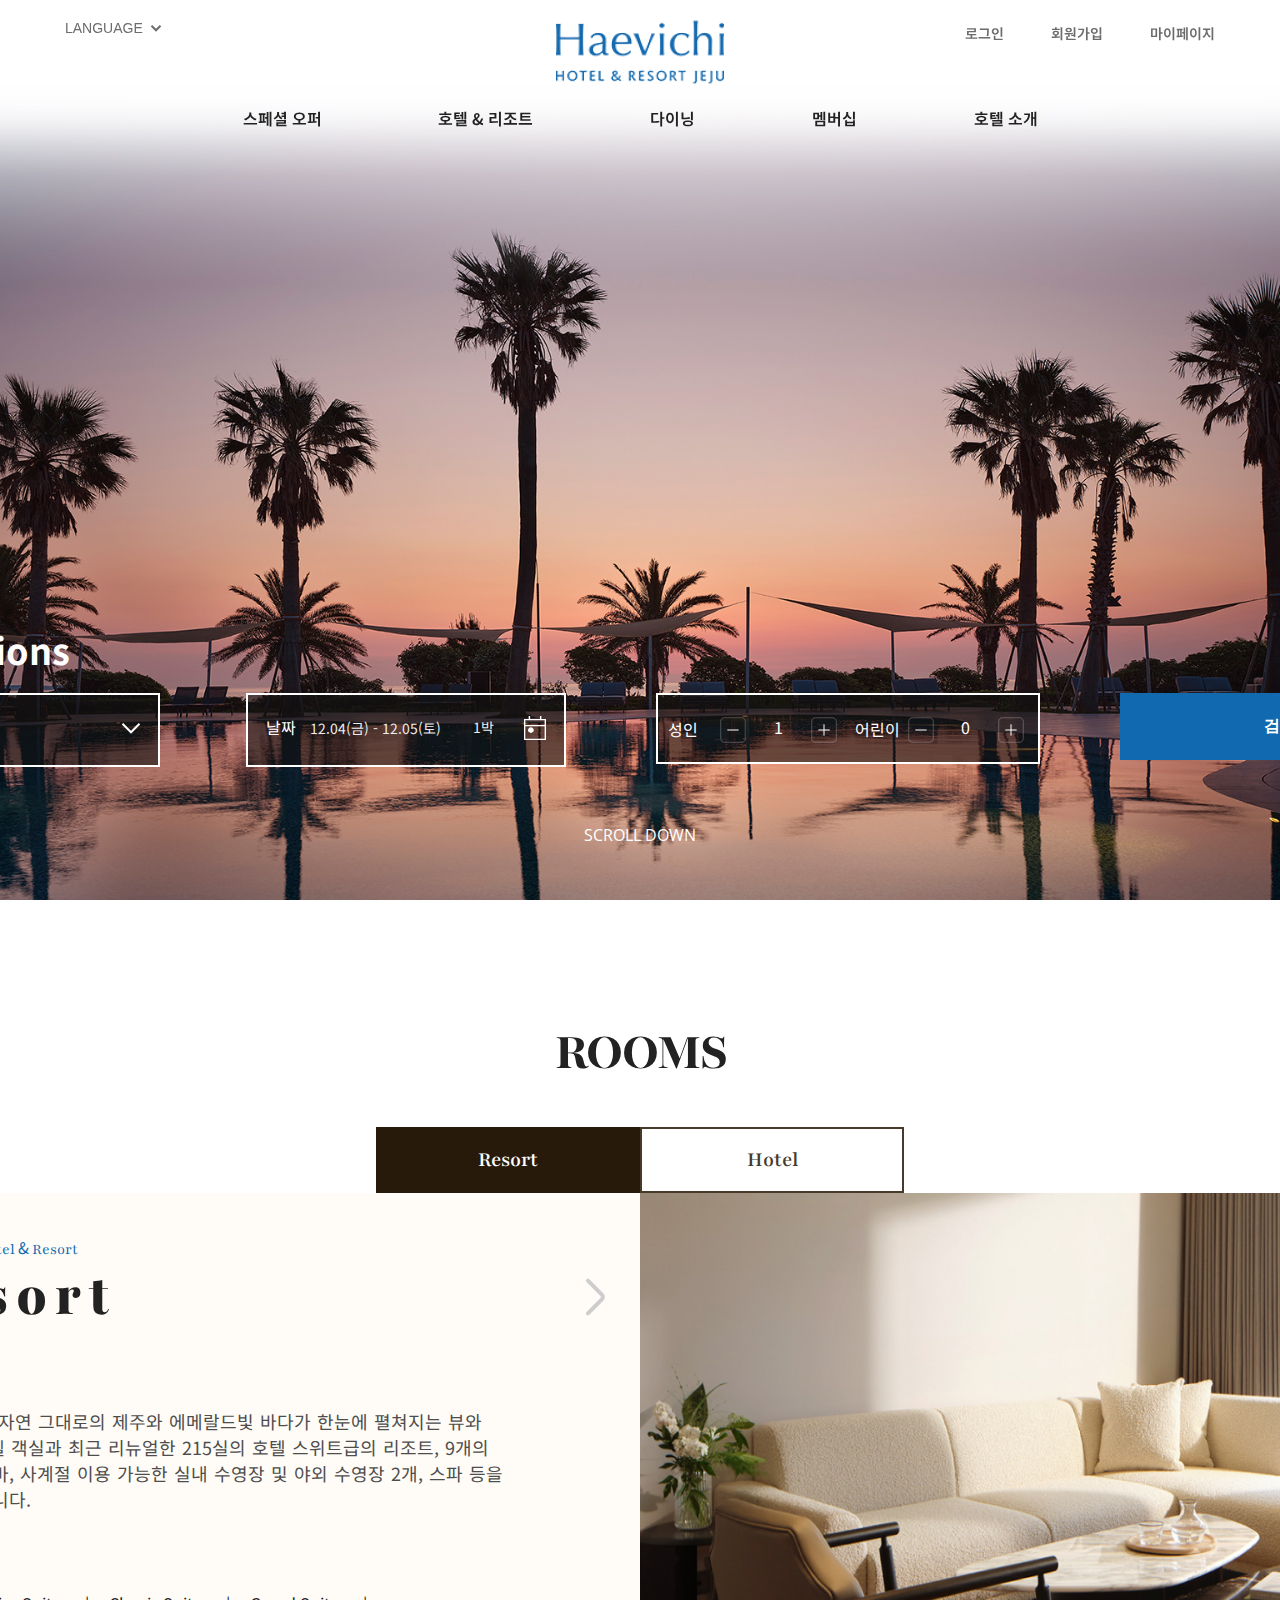
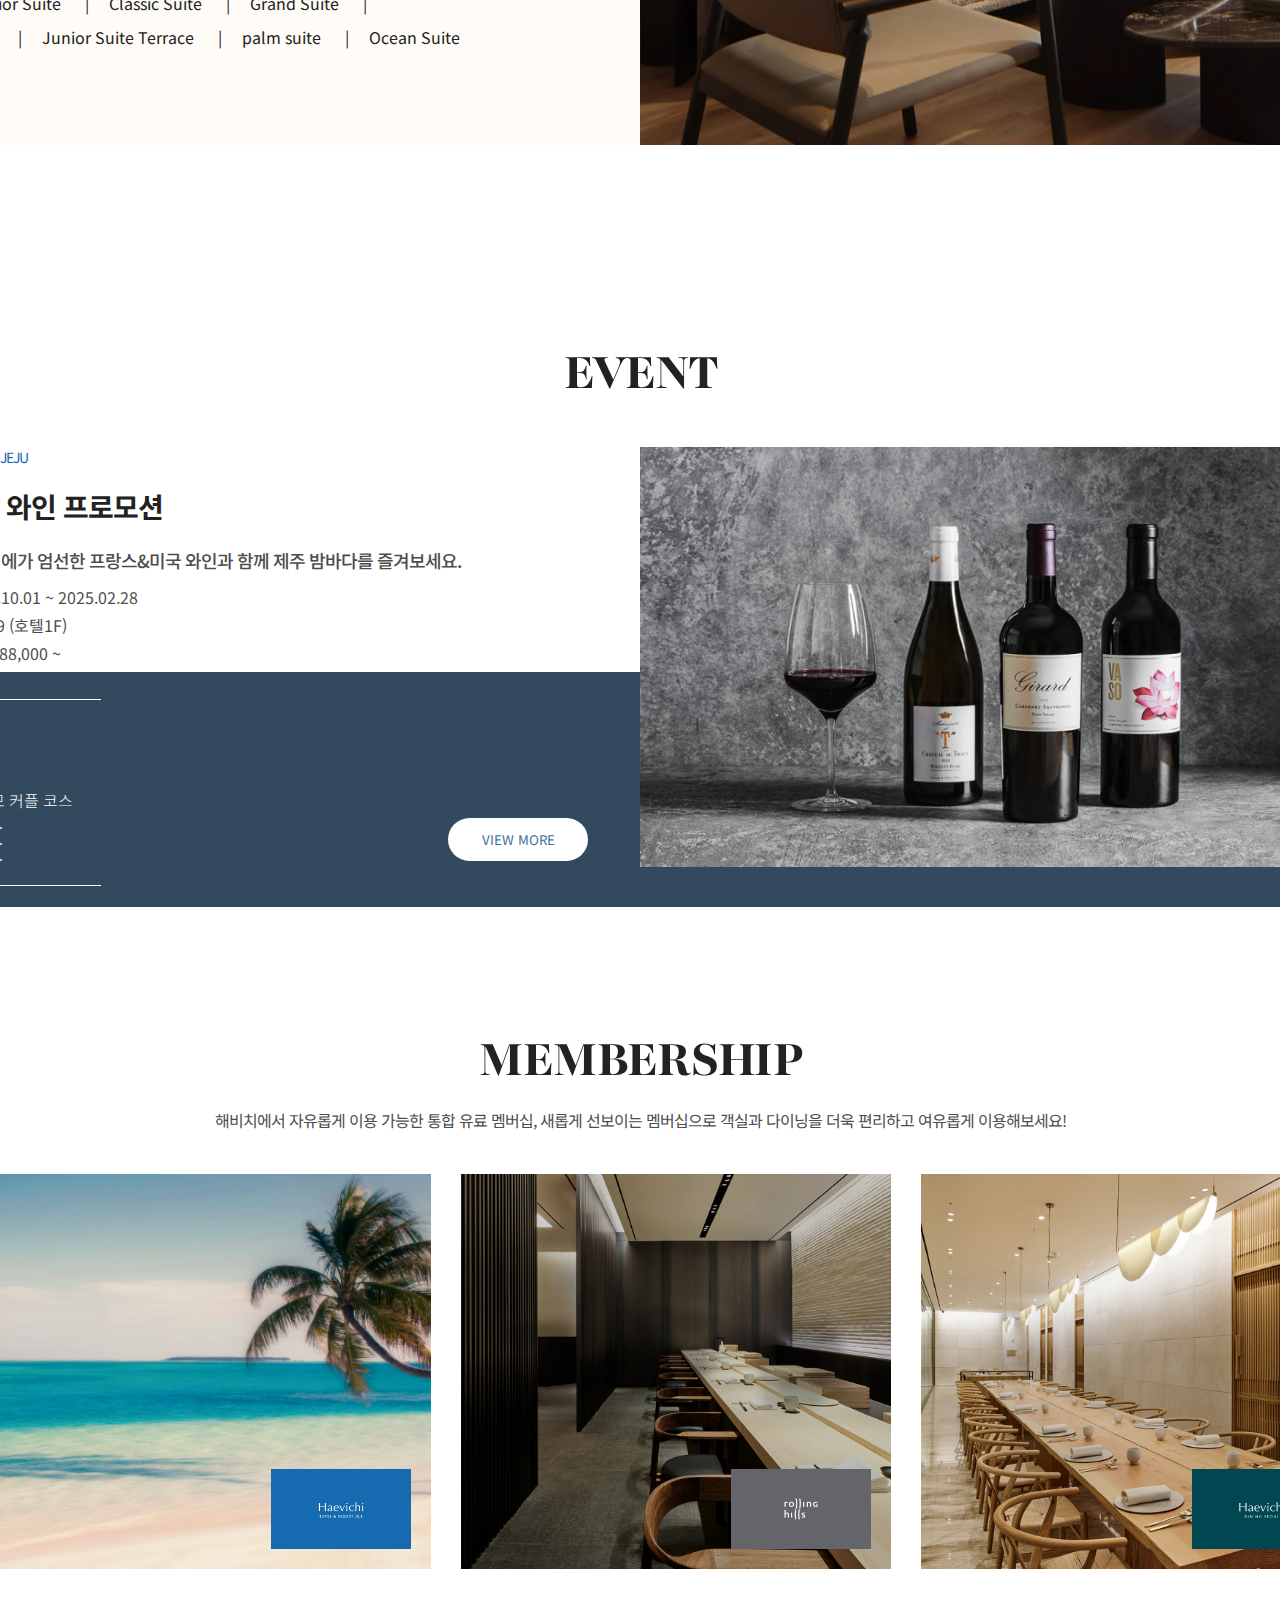
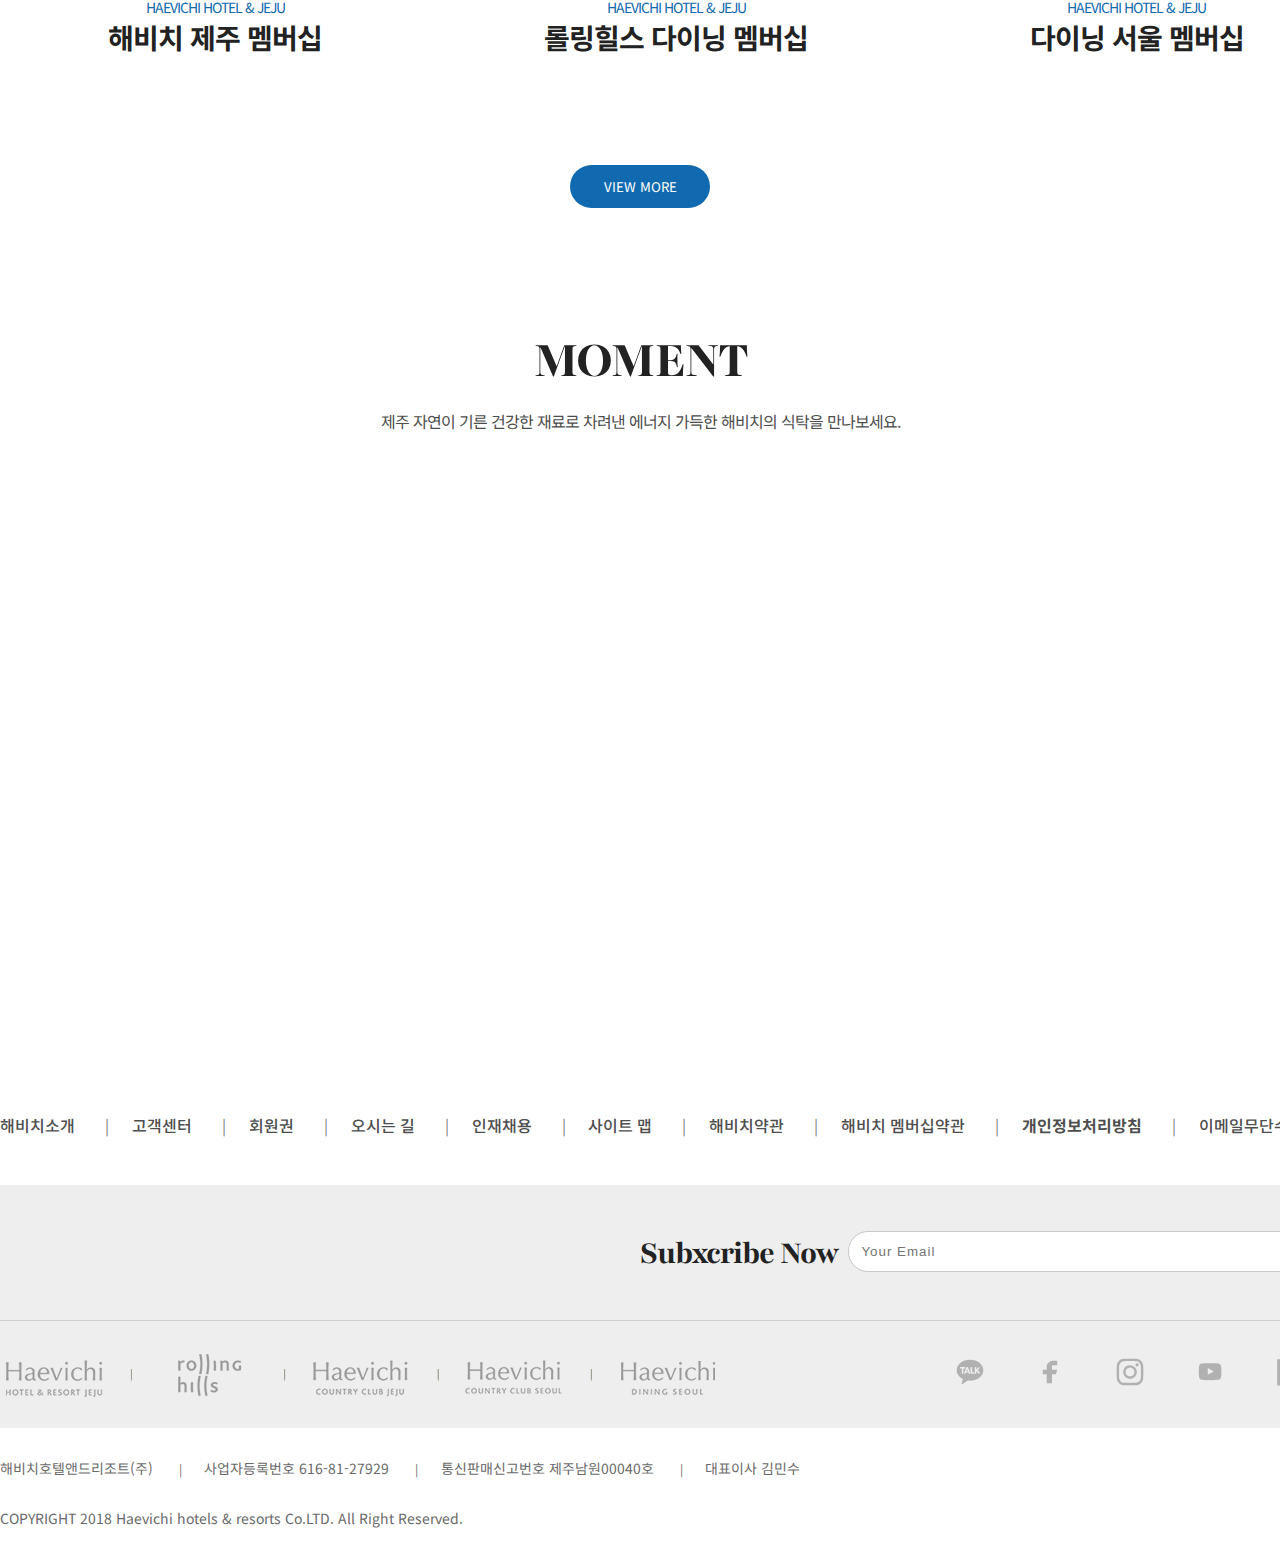
<file: rooms.html>
<!DOCTYPE html>
<html lang="ko">
<head>
    <meta charset="UTF-8">
    <meta name="viewport" content="width=device-width, initial-scale=1.0">
    <!--font: Open Sans-->
    <link rel="preconnect" href="https://fonts.googleapis.com">
    <link rel="preconnect" href="https://fonts.gstatic.com" crossorigin>
    <link href="https://fonts.googleapis.com/css2?family=Open+Sans:ital,wght@0,300..800;1,300..800&display=swap" rel="stylesheet">
    <!--font: Noto Sans KR-->
    <link rel="preconnect" href="https://fonts.googleapis.com">
    <link rel="preconnect" href="https://fonts.gstatic.com" crossorigin>
    <link href="https://fonts.googleapis.com/css2?family=Noto+Sans+KR:wght@100..900&display=swap" rel="stylesheet">
    <!--font: playfair-->
    <link rel="preconnect" href="https://fonts.googleapis.com">
    <link rel="preconnect" href="https://fonts.gstatic.com" crossorigin>
    <link href="https://fonts.googleapis.com/css2?family=Playfair:ital,opsz,wght@0,5..1200,300..900;1,5..1200,300..900&display=swap" rel="stylesheet">
    <title>HAEVICHI Hotel & Resort</title>
    <!--CDN-->
    <script src="https://ajax.googleapis.com/ajax/libs/jquery/3.7.1/jquery.min.js"></script>
    <!--css-->
    <link rel="stylesheet" href="css/rooms.css">
    <!--js-->
    <script src="js/rooms.js"></script>
</head>
<body>
    <!--네비게이션 및 상단 요소 fixed-->
    <div class="nav_fixed navheight">
        <!--상단 요소-->
        <div class="top_element">
            <!--언어 선택-->
            <div class="language_box_wrap">
                <div class="language_select">
                    <button type="button" class="lang_select_btn" title="언어선택">LANGUAGE</button><!--after arrow-icon-->
                </div>
                <div class="language_list"><!--안보이게 처리-->
                    <ul>
                        <li>ENG</li>
                        <li>KOR</li>
                    </ul>
                </div>
            </div>
            <!--로고-->
            <div class="logo">
                <a href="index.html">
                    <img src="img/hotel-resortPG/logo_blue.png" alt="logo_blue">
                </a>
            </div>
            <!--로그인/회원가입/마이페이지-->
            <div class="login_container">
                <ul>
                    <li>
                        <a href="#">로그인</a>
                    </li>
                    <li>
                        <a href="#">회원가입</a>
                    </li>
                    <li>
                        <a href="#">마이페이지</a>
                    </li>
                </ul>
            </div>
        </div>
        <!--네비게이션-->
        <!--메인 메뉴-->
        <nav>
            <div class="mainmenu">
                <ul>
                    <li class="menu1">
                        <a href="#">스페셜 오퍼</a>
                    </li>
                    <li class="menu2">
                        <a href="rooms.html">호텔 & 리조트</a>
                    </li>
                    <li class="menu3">
                        <a href="#">다이닝</a>
                    </li>
                    <li class="menu4">
                        <a href="#">멤버십</a>
                    </li>
                    <li class="menu5">
                        <a href="#">호텔 소개</a>
                    </li>
                </ul>
            </div>
        </nav>
        <!--서브 메뉴-->
        <div class="subMenu_wrap"> 
            <div class="inner_wrap">
                <!--스페셜 오퍼-->
                <div class="specialOffer_sub sub hideMenu">
                    <div class="sub_element">
                        <div class="menu_img">
                            <img src="img/nav/spacial_offer.jpg" alt="sub-spacial_offer">
                            <span class="playfair">OFFERS</span>
                        </div>
                        <div class="sub_menu">
                            <div>스페셜 오퍼</div>
                            <ul class="sub_list">
                                <li>
                                    <a href="#">리조트 패키지</a>
                                </li>
                                <li>
                                    <a href="#">호텔 패키지</a>
                                </li>
                                <li>
                                    <a href="#">다이닝 프로모션</a>
                                </li>
                                <li>
                                    <a href="#">이벤트</a>
                                </li>
                                <li>
                                    <a href="#">웰니스 & 익스플로러</a>
                                </li>
                            </ul>
                        </div>
                    </div>
                </div>
                <!--호텔 & 리조트-->
                <div class="hotelResort_sub sub hideMenu">
                    <div class="sub_element">
                        <div class="menu_img">
                            <img src="img/nav/hotel-resort.webp" alt="sub-spacial_offer">
                            <span class="playfair">Hotel <span class="notosans">&</span> Resort</span>
                        </div>
                        <div class="sub_menu">
                            <div>호텔 & 리조트</div>
                            <ul class="sub_list">
                                <li class="list">
                                    <a href="resort.html">호텔</a>
                                    <ul>
                                        <li>
                                            <a href="resort.html">전체</a>
                                        </li>
                                        <li>
                                            <a href="JuniorSuite.html">수페리어</a>
                                        </li>
                                        <li>
                                            <a href="JuniorSuite.html">디럭스</a>
                                        </li>
                                        <li>
                                            <a href="JuniorSuite.html">이그제큐티브</a>
                                        </li>
                                        <li>
                                            <a href="JuniorSuite.html">온돌</a>
                                        </li>
                                        <li>
                                            <a href="JuniorSuite.html">아너스지 스페이스</a>
                                        </li>
                                    </ul>
                                </li>
                                <li class="list">
                                    <a href="resort.html">리조트</a>
                                    <ul>
                                        <li>
                                            <a href="resort.html">전체</a>
                                        </li>
                                        <li>
                                            <a href="JuniorSuite.html">주니어 수트</a>
                                        </li>
                                        <li>
                                            <a href="JuniorSuite.html">클래식 수트</a>
                                        </li>
                                        <li>
                                            <a href="JuniorSuite.html">그랜드 수트</a>
                                        </li>
                                        <li>
                                            <a href="JuniorSuite.html">마스터 수트</a>
                                        </li>
                                        <li>
                                            <a href="JuniorSuite.html">주니어 스위트 테라스</a>
                                        </li>
                                        <li>
                                            <a href="JuniorSuite.html">팜 스위트</a>
                                        </li>
                                        <li>
                                            <a href="JuniorSuite.html">오션 스위트</a>
                                        </li>
                                    </ul>
                                </li>
                            </ul>
                        </div>
                    </div>
                </div>
                <!--다이닝-->
                <div class="dining_sub sub hideMenu">
                    <div class="sub_element">
                        <div class="menu_img">
                            <img src="img/nav/dining.jpg" alt="sub-spacial_offer">
                            <span class="playfair">Dining</span>
                        </div>
                        <div class="sub_menu">
                            <div>다이닝</div>
                            <ul class="sub_list">
                                <li>
                                    <a href="#">레스토랑</a>
                                </li>
                                <li>
                                    <a href="#">베이커리</a>
                                </li>
                                <li>
                                    <a href="#">바</a>
                                </li>
                            </ul>
                        </div>
                    </div>
                </div>
                <!--멤버십-->
                <div class="membership_sub sub hideMenu">
                    <div class="sub_element">
                        <div class="menu_img">
                            <img src="img/nav/membership.jpg" alt="sub-spacial_offer">
                            <span class="playfair">Membership</span>
                        </div>
                        <div class="sub_menu">
                            <div>멤버십</div>
                            <ul class="sub_list">
                                <li>
                                    <a href="#">멤버십</a>
                                </li>
                                <li>
                                    <a href="#">멤버십 온라인 인증</a>
                                </li>
                            </ul>
                        </div>
                    </div>
                
                </div>
            </div>
        </div>
    </div>
    <!--배너 이미지-->
    <div class="landing_wrap_box">
        <!--메인 백그라운드 이미지-->
        <div class="bgImges_element_wrap"></div>
        <!--스크롤 다운-->
        <div class="scrollDown_txt">SCROLL DOWN</div>
    </div>
    <!--예약 영역-->
    <div class="reservat_Area">
        <!--타이틀-->
        <h1>Reservations</h1>
        <!--호텔/리조트 선택-->
        <div class="select_room_type_wrap">
            <ul class="room_type">
                <li>
                    <span class="title">호텔 / 리조트 선택</span>
                    <span class="down_icon">
                        <img src="img/calendar-quick-menu/Expand_down_white.svg" alt="down_icon">
                    </span>
                    <ul class="room_list">
                        <li>HAVEICHI HOTEL JEJU</li>
                        <li>HAVEICHI RESORT JEJU</li>
                        <li>ROLLINGHILLS HOTEL</li>
                        <li>WESTIN RESORT GUAM</li>
                        <li>COUNTRY CLUB JEJU</li>
                    </ul>
                </li>
            </ul>
        </div>
        <!--날짜 선택-->
        <div class="select_date">
            <!--체크인 박스-->
            <div class="select_date_wrap">
                <span class="day_title">날짜</span>
                <span class="checkInOut_date">12.04(금) - 12.05(토)</span>
                <span class="day_icon_box">
                    <img src="img/calendar-quick-menu/day_white.svg" alt="day_icon">
                </span>
                <span class="days">1박</span>
            </div>
        </div>
        <!--인원 선택-->
        <div class="select_personnel">
            <!--성인 랩핑-->
            <div class="adult_left">
                <span>성인</span>
                <div class="personnel_count_wrap">
                    <span class="personnel_count">1</span>
                    <span class="personnel_remove_icon">
                        <img src="img/calendar-quick-menu/out_square_duotone_line.svg" alt="out_square_icon">
                    </span>
                    <span class="personnel_add_icon">
                        <img src="img/calendar-quick-menu/Add_square_duotone_line.svg" alt="add_square_icon">
                    </span>
                </div>
            </div>
            <!--어린이 랩핑-->
            <div class="children_right">
                <span>어린이</span>
                <div class="personnel_count_wrap">
                    <span class="personnel_count">0</span>
                    <span class="personnel_remove_icon">
                        <img src="img/calendar-quick-menu/out_square_duotone_line.svg" alt="out_square_icon">
                    </span>
                    <span class="personnel_add_icon">
                        <img src="img/calendar-quick-menu/Add_square_duotone_line.svg" alt="add_square_icon">
                    </span>
                </div>
            </div>
        </div>
        <!--검색-->
        <div class="search_box">
            <button class="select_add_room">검색</button>
        </div>
        <!--룸 추가-->
        <div class="add_room_btn">
            <span>+ ADD ROOM</span>
        </div>
    </div>
    <!--체크인 날짜 달력 영역 fixed-->
    <div class="checkinDay">
        <!--달력 닫기-->
        <div class="calendar_close">
            <img src="img/calendar-quick-menu/Close_square2.svg" alt="Close2"/>
        </div>
        <!--달력-->
        <div class="month_wrap">
            <!--현재 달-->
            <div class="now_month">
                <div class="month_wrap">
                    <h1>
                        2024년 10월
                        <span>
                            <img src="img/calendar-quick-menu/Expand_right-icon.svg" alt="right-icon">
                        </span>
                    </h1>
                    <div class="day">
                        <ul class="week">
                            <li class="dayOff">Sun</li>
                            <li>Mon</li>
                            <li>Tue</li>
                            <li>Wed</li>
                            <li>Thu</li>
                            <li>Fri</li>
                            <li>Sat</li>
                        </ul>
                        <div class="dayBYday">
                            <ul>
                                <li class="dayOff Lightly">29</li>
                                <li class="Lightly">30</li>
                                <li class="Lightly">1</li>
                                <li class="Lightly">2</li>
                                <li class="Lightly">3</li>
                                <li class="today">4</li><!--오늘-->
                                <li>5</li><!--1주-->
                            </ul>
                            <ul>
                                <li class="dayOff">6</li>
                                <li>7</li>
                                <li>8</li>
                                <li>9</li>
                                <li>10</li>
                                <li>11</li>
                                <li>12</li><!--2주-->
                            </ul>
                            <ul>
                                <li class="dayOff">13</li>
                                <li>14</li>
                                <li>15</li>
                                <li>16</li>
                                <li>17</li>
                                <li>18</li>
                                <li>19</li><!--3주-->
                            </ul>
                            <ul>
                                <li class="dayOff">20</li>
                                <li>21</li>
                                <li>22</li>
                                <li>23</li>
                                <li>24</li>
                                <li>25</li>
                                <li>26</li><!--4주-->
                            </ul>
                            <ul>
                                <li class="dayOff">27</li>
                                <li>28</li>
                                <li>29</li>
                                <li>30</li>
                                <li>31</li>
                                <li class="Lightly">1</li><!--다음달 날짜-->
                                <li class="Lightly">2</li><!--5주-->
                            </ul>
                            <ul>
                                <li class="dayOff Lightly">3</li>
                                <li class="Lightly">4</li>
                                <li class="Lightly">5</li>
                                <li class="Lightly">6</li>
                                <li class="Lightly">7</li>
                                <li class="Lightly">8</li>
                                <li class="Lightly">9</li><!--6주-->
                            </ul>      
                        </div>
                    </div>
                </div>
            </div>
            <!--다음 달-->
            <div class="next_month">
                <div class="month_wrap">
                    <h1>
                        2024년 11월
                        <span>
                            <img src="img/calendar-quick-menu/Expand_right-icon.svg" alt="right-icon">
                        </span>
                    </h1>
                    <div class="day">
                        <ul class="week">
                            <li class="dayOff">Sun</li>
                            <li>Mon</li>
                            <li>Tue</li>
                            <li>Wed</li>
                            <li>Thu</li>
                            <li>Fri</li>
                            <li>Sat</li>
                        </ul>
                        <div class="dayBYday">
                            <ul>
                                <li class="dayOff Lightly">27</li>
                                <li class="Lightly">28</li>
                                <li class="Lightly">29</li>
                                <li class="Lightly">30</li>
                                <li class="Lightly">31</li>
                                <li>1</li>
                                <li>2</li><!--1주-->
                            </ul>
                            <ul>
                                <li class="dayOff">3</li>
                                <li>4</li>
                                <li>5</li>
                                <li>6</li>
                                <li>7</li>
                                <li>8</li>
                                <li>9</li><!--2주-->
                            </ul>
                            <ul>
                                <li class="dayOff">10</li>
                                <li>11</li>
                                <li>12</li>
                                <li>13</li>
                                <li>14</li>
                                <li>15</li>
                                <li>16</li><!--3주-->
                            </ul>
                            <ul>
                                <li class="dayOff">17</li>
                                <li>18</li>
                                <li>19</li>
                                <li>20</li>
                                <li>21</li>
                                <li>22</li>
                                <li>23</li><!--4주-->
                            </ul>
                            <ul>
                                <li class="dayOff">24</li>
                                <li>25</li>
                                <li>26</li>
                                <li>27</li>
                                <li>28</li>
                                <li class="Lightly">29</li><!--다음달 날짜-->
                                <li class="Lightly">30</li><!--5주-->
                            </ul>
                            <ul>
                                <li class="dayOff Lightly">1</li>
                                <li class="Lightly">2</li>
                                <li class="Lightly">3</li>
                                <li class="Lightly">4</li>
                                <li class="Lightly">5</li>
                                <li class="Lightly">6</li>
                                <li class="Lightly">7</li><!--6주-->
                            </ul>      
                        </div>
                    </div>
                </div>
            </div>
        </div>
    </div>
    <!--메인-->
    <main>
        <!--룸s 영역-->
        <section class="offers_entire_wrap">
            <h1 class="playfair">ROOMS</h1>
            <!--룸 선택 버튼-->
            <div class="rooms_btn_wrap">
                <div class="rooms_btn_container">
                    <button class="resort_btn inFocusBtn playfair">Resort</button>
                    <button class="hotel_btn outFocusBtn playfair">Hotel</button>
                </div>
            </div>
            <!--리조트-->
            <article class="resort_wrap showBox">
                <div class="resort_text room_textBox">
                    <p class="playfair">HAEVICHI Hotel <span class="notosans">&</span> Resort</p>
                    <h2 class="playfair">
                        <a href="resort.html">Resort</a>
                        <span class="next_icon_container">
                            <a href="resort.html">
                                <img src="img/hotel-resortPG/proicons_chevron-right.svg" alt="right-next"/>
                            </a>
                        </span>
                    </h2>
                    <div class="explanation">
                        <a href="resort.html">
                            때묻지 않은 자연 그대로의 제주와 에메랄드빛 바다가 한눈에 펼쳐지는 뷰와  288실의 호텔 객실과 최근 리뉴얼한 215실의 호텔 스위트급의 리조트, 9개의 레스토랑과 바, 사계절 이용 가능한 실내 수영장 및 야외 수영장 2개, 스파 등을 갖추고 있습니다.
                        </a>
                    </div>
                    <ul class="resort_type room_type_list">
                        <li>
                            <a href="resort.html">All</a>
                        </li>
                        <li>
                            <a href="JuniorSuite.html">Junior Suite</a>
                        </li>
                        <li>
                            <a href="JuniorSuite.html">Classic Suite</a>
                        </li>
                        <li>
                            <a href="JuniorSuite.html">Grand Suite</a>
                        </li>
                        <li class="clear">
                            <a href="JuniorSuite.html">Master Suite</a>
                        </li>
                        <li>
                            <a href="JuniorSuite.html">Junior Suite Terrace</a>
                        </li>
                        <li>
                            <a href="JuniorSuite.html">palm suite</a>
                        </li>
                        <li>
                            <a href="JuniorSuite.html">Ocean Suite</a>
                        </li>
                    </ul>
                </div>
                <div class="resort_img roomImgBox">
                    <a href="resort.html">
                        <img src="img/hotel-resortPG/resort-banner-bg.jpg" alt="resort-img"/>
                    </a>
                </div>
            </article>
            <!--호텔-->
            <article class="hotel_wrap hideBox">
                <div class="hotel_text room_textBox">
                    <p class="playfair">HAEVICHI Hotel <span class="notosans">&</span> Resort</p>
                    <h2 class="playfair">
                        <a href="resort.html">Hotel</a>
                        <span class="next_icon_container">
                            <a href="resort.html">
                                <img src="img/hotel-resortPG/proicons_chevron-right.svg" alt="right-next"/>
                            </a>
                        </span>
                    </h2>
                    <div class="explanation">
                        <a href="resort.html">
                            때묻지 않은 자연 그대로의 제주와 에메랄드빛 바다가 한눈에 펼쳐지는 뷰와  288실의 호텔 객실과 최근 리뉴얼한 215실의 호텔 스위트급의 리조트, 9개의 레스토랑과 바, 사계절 이용 가능한 실내 수영장 및 야외 수영장 2개, 스파 등을 갖추고 있습니다.
                        </a>
                    </div>
                    <ul class="hotel_type room_type_list">
                        <li>
                            <a href="resort.html">All</a>
                        </li>
                        <li>
                            <a href="JuniorSuite.html">Superior</a>
                        </li>
                        <li>
                            <a href="JuniorSuite.html">Deluxe</a>
                        </li>
                        <li>
                            <a href="JuniorSuite.html">Executive</a>
                        </li>
                        <li class="clear">
                            <a href="JuniorSuite.html">Ondol</a>
                        </li>
                        <li>
                            <a href="JuniorSuite.html">Suite</a>
                        </li>
                        <li>
                            <a href="JuniorSuite.html">Asnergy Space</a>
                        </li>
                    </ul>
                </div>
                <div class="hotel_img roomImgBox">
                    <a href="resort.html">
                        <img src="img/hotel-resortPG/hotel-banner-bg.jpg" alt="Hotel-img"/>
                    </a>
                </div>
            </article>
        </section>
        <!--이벤트 영역-->
        <section class="event_entire_wrap">
            <h1 class="playfair">EVENT</h1>
            <article class="event_inner_box">
                <!--이벤트 1-->
                <div class="event_order_wrap event_list1">
                    <!--좌측 텍스트 영역-->
                    <div class="event_textL_area">
                        <div class="type">HAEVICHI HOTEL JEJU</div>
                        <div class="title">
                            <a href="">
                                <span class="playfair sign">[</span><span class="playfair lang_en">Bar99</span><span class="playfair sign">]</span>
                                와인 프로모션
                            </a>
                        </div>
                        <ul class="detail">
                            <a href="#">
                                <li>해비치 소믈리에가 엄선한 프랑스&미국 와인과 함께 제주 밤바다를 즐겨보세요.</li>
                                <li class="informat_list">
                                    <span>기간 : 2024.10.01 ~ 2025.02.28</span>
                                </li>
                                <li class="informat_list">
                                    <span>장소 : Bar99 (호텔1F)</span>
                                </li>
                                <li class="informat_list">
                                    <span>가격 : KRW 88,000 ~</span>
                                </li>
                            </a>
                            
                        </ul>
                        <ul class="add_event_list">
                            <li>
                                <a href="#">해비치 빈</a>
                            </li>
                            <li>
                                <a href="#">해비치 컬렉션</a>
                            </li>
                            <li>
                                <a href="#">
                                    <span class="playfair sign">[</span>밀리우<span class="playfair sign">]</span>
                                    쥬뗌므 커플 코스
                                </a>
                            </li>
                            <span class="more_dot"></span>
                            <span class="more_dot"></span>
                            <span class="more_dot"></span>
                        </ul>
                    </div>
                    <!--우측 이미지 영역-->
                    <div class="event_imgR_area">
                        <a href="#">
                            <img src="img/section/event/event-list-1-mini.jpg" alt="와인 프로모션">
                        </a>
                    </div>
                </div>
                <!--이벤트 2-->
                <div class="event_order_wrap event_list2">
                    <!--좌측 텍스트 영역-->
                    <div class="event_textL_area">
                        <div class="type">HAEVICHI HOTEL JEJU</div>
                        <div class="title">
                            <a href="">해비치 빈</a>
                        </div>
                        <ul class="detail">
                            <a href="#">
                                <li>해비치가 자체 블렌딩한 '해비치 빈'의 풍미를 집에서도 느껴보세요.</li>
                                <li class="informat_list">
                                    <span>기간 : 2024.01.01 ~ 2024.12.31</span>
                                </li>
                                <li class="informat_list">
                                    <span>장소 : 현장 구매 및 택배 배송 (배송비 별도)</span>
                                </li>
                                <li class="informat_list">
                                    <span>가격 : KRW 14,000~</span>
                                </li>
                            </a>
                            
                        </ul>
                        <ul class="add_event_list">
                            <li>
                                <a href="#">해비치 컬렉션</a>
                            </li>
                            <li>
                                <a href="#">
                                    <span class="playfair sign">[</span>밀리우<span class="playfair sign">]</span>
                                    쥬뗌므 커플 코스
                                </a>
                            </li>
                            <li>
                                <a href="#">
                                    <span class="playfair sign">[</span><span class="playfair lang_en">Bar99</span><span class="playfair sign">]</span>
                                    와인 프로모션
                                </a>
                            </li>
                            <span class="more_dot"></span>
                            <span class="more_dot"></span>
                            <span class="more_dot"></span>
                        </ul>
                    </div>
                    <!--우측 이미지 영역-->
                    <div class="event_imgR_area">
                        <a href="#">
                            <img src="img/section/event/event-list-2-mini.jpg" alt="해비치 빈">
                        </a>
                    </div>
                </div>
                <!--이벤트 3-->
                <div class="event_order_wrap event_list3">
                    <!--좌측 텍스트 영역-->
                    <div class="event_textL_area">
                        <div class="type">HAEVICHI HOTEL JEJU</div>
                        <div class="title">
                            <a href="">해비치 컬렉션</a>
                        </div>
                        <ul class="detail">
                            <a href="#">
                                <li>마음까지 포근해지는 해비치의 편안함을 집에서도 느껴보세요.</li>
                                <li class="informat_list">
                                    <span>기간 : 2023.01.01 ~ 2024.12.31</span>
                                </li>
                                <li class="informat_list">
                                    <span>장소 : 현장 구매 및 택배 배송 (배송비 별도)</span>
                                </li>
                                <li class="informat_list">
                                    <span>가격 : KRW 14,000~</span>
                                </li>
                            </a>
                            
                        </ul>
                        <ul class="add_event_list">
                            <li>
                                <a href="#">
                                    <span class="playfair sign">[</span>밀리우<span class="playfair sign">]</span>
                                    쥬뗌므 커플 코스
                                </a>
                            </li>
                            <li>
                                <a href="#">
                                    <span class="playfair sign">[</span><span class="playfair lang_en">Bar99</span><span class="playfair sign">]</span>
                                    와인 프로모션
                                </a>
                            </li>
                            <li>
                                <a href="#">해비치 빈</a>
                            </li>
                            <span class="more_dot"></span>
                            <span class="more_dot"></span>
                            <span class="more_dot"></span>
                        </ul>
                    </div>
                    <!--우측 이미지 영역-->
                    <div class="event_imgR_area">
                        <a href="#">
                            <img src="img/section/event/event-list-3-mini.jpg" alt="해비치 컬렉션">
                        </a>
                    </div>
                </div>
                <!--더보기 버튼-->
                <button class="more_btn">VIEW MORE</button>
            </article>
            <!--백그라운드 컬러 영역-->
            <div class="event_back_color"></div>
        </section>
        <!--멤버십 영역-->
        <section class="membership_entire_wrap">
            <h1 class="playfair">MEMBERSHIP</h1>
            <div class="sub_explanat">
                해비치에서 자유롭게 이용 가능한 통합 유료 멤버십, 새롭게 선보이는 멤버십으로
                <span>객실과 다이닝을 더욱 편리하고 여유롭게 이용해보세요!</span>
            </div>
            <!--멤버십 랩핑-->
            <article class="membership_wrap">
                <!--멤버십 목록1-->
                <div class="membership_inventory">
                    <a href="#">
                        <div class="memb_subject_bg membshp_jeju"><!--백그라운드-->
                            <div class="memb_type">
                                <img src="img/section/membership/membership-jeju.db" alt="해비치 제주">
                            </div>
                            <div class="hover_opacity_box">
                                <ul>
                                    <li>KRW 500,000</li>
                                    <li>
                                        숙박+조식+객실 주중 30% 할인
                                        <span>멤버십 회원만을 위한 특전</span>
                                    </li>
                                </ul>
                            </div>
                        </div>
                        <ul class="memb_title">
                            <li>HAEVICHI HOTEL & JEJU</li>
                            <li>해비치 제주 멤버십</li>
                        </ul>
                    </a>
                </div>
                <!--멤버십 목록2-->
                <div class="membership_inventory">
                    <a href="#">
                        <div class="memb_subject_bg membshp_rollingHills"><!--백그라운드-->
                            <div class="memb_type">
                                <img src="img/section/membership/membership-rollingHills.db" alt="롤링힐스 다이닝">
                            </div>
                            <div class="hover_opacity_box">
                                <ul>
                                    <li>KRW 420,000</li>
                                    <li>
                                        블루 사파이어,더 키친, 더 라운지,
                                        <span>더 바에서 즐거운 시간을 보내세요.</span>
                                    </li>
                                </ul>
                            </div>
                        </div>
                        <ul class="memb_title">
                            <li>HAEVICHI HOTEL & JEJU</li>
                            <li>롤링힐스 다이닝 멤버십</li>
                        </ul>
                    </a>
                </div>
                <!--멤버십 목록3-->
                <div class="membership_inventory">
                    <a href="#">
                        <div class="memb_subject_bg membshp_suoel"><!--백그라운드-->
                            <div class="memb_type">
                                <img src="img/section/membership/membership-suoel.db" alt="다이닝 서울">
                            </div>
                            <div class="hover_opacity_box">
                                <ul>
                                    <li>KRW 700,000</li>
                                    <li>
                                        <span>뉴 아메리칸 다이닝, 정통 차이니즈 , 한식</span>
                                        <span>파인다이닝, 스시 오마카세 까지 해비치</span>
                                        <span>다이닝 식음권+할인 특전을 누리세요.</span>
                                    </li>
                                </ul>
                            </div>
                        </div>
                        <ul class="memb_title">
                            <li>HAEVICHI HOTEL & JEJU</li>
                            <li>다이닝 서울 멤버십</li>
                        </ul>
                    </a>
                </div>
            </article>
            <!--더보기 버튼-->
            <div class="btn_container">
                <button class="more_btn">VIEW MORE</button>
            </div>
        </section>
        <!--모먼트 영역-->
        <section class="moment_entire_wrap">
            <h1 class="playfair"> MOMENT</h1>
            <div class="sub_explanat">
                제주 자연이 기른 건강한 재료로 차려낸 에너지 가득한 해비치의 식탁을 만나보세요.
            </div>
            <article class="frameBox">
                <iframe width="100%" height="585" src="https://www.youtube.com/embed/lkHJfntuEeA" title="해비치호텔&amp;리조트의 이노베이티브 퀴진랩, 스패출러ㅣHaevichi hotel&amp;resort&#39;s culinary  R&amp;D center, Spatula by haevichi" frameborder="0" allow="accelerometer; autoplay; clipboard-write; encrypted-media; gyroscope; picture-in-picture; web-share" referrerpolicy="strict-origin-when-cross-origin" allowfullscreen></iframe>
            </article>
        </section>
    </main>
    <!--푸터 영역-->
    <footer>
        <div class="all_wrap">
            <div class="link_txt">
                <ul>
                    <li>
                        <a href="#">해비치소개</a>
                    </li>
                    <li>
                        <a href="#">고객센터</a>
                    </li>
                    <li>
                        <a href="#">회원권</a>
                    </li>
                    <li>
                        <a href="#">오시는 길</a>
                    </li>
                    <li>
                        <a href="#">인재채용</a>
                    </li>
                    <li>
                        <a href="#">사이트 맵</a>
                    </li>
                    <li>
                        <a href="#">해비치약관</a>
                    </li>
                    <li>
                        <a href="#">해비치 멤버십약관</a>
                    </li>
                    <li class="personal_informat">
                        <a href="#">개인정보처리방침</a>
                    </li>
                    <li>
                        <a href="#">이메일무단수집금지</a>
                    </li>
                </ul>
            </div>
            <div class="foot_element_wrap">
                <div class="foot_element_inner">
                    <div class="search_wrap">
                        <span class="playfair search_title">Subxcribe Now</span>
                        <span class="search_box">
                            <input type="text" placeholder="Your Email">
                            <button>
                                <img src="img/footer/arrow-right.svg" alt="next_icon">
                            </button>
                        </span>
                    </div>
                    <div class="foot_icon_wrap">
                        <div class="logo_container">
                            <img src="img/footer/img_family_logo.png" alt="패밀리 로고 이미지">
                            <ul class="logo_link">
                                <li>
                                    <a href="#"></a>
                                </li>
                                <li>
                                    <a href="#"></a>
                                </li>
                                <li>
                                    <a href="#"></a>
                                </li>
                                <li>
                                    <a href="#"></a>
                                </li>
                                <li>
                                    <a href="#"></a>
                                </li>
                            </ul>
                        </div>
                        <div class="snsIcon_wrap">
                            <ul>
                                <li>
                                    <a href="#">
                                        <img src="img/footer/Kakaotalk.svg" alt="카카오톡 아이콘">
                                    </a>
                                </li>
                                <li>
                                    <a href="#">
                                        <img src="img/footer/facebook.svg" alt="페이스북 아이콘">
                                    </a>
                                </li>
                                <li>
                                    <a href="#">
                                        <img src="img/footer/instagram.svg" alt="인스타그램 아이콘">
                                    </a>
                                </li>
                                <li>
                                    <a href="#">
                                        <img src="img/footer/youtube.svg" alt="유튜브 아이콘">
                                    </a>
                                </li>
                                <li>
                                    <a href="#">
                                        <img src="img/footer/Naver.svg" alt="네이버 아이콘">
                                    </a>
                                </li>
                            </ul>
                        </div>
                    </div>
                </div>
            </div>
            <div class="Company_informat">
                <div class="Company_informat_inner">
                    <ul>
                        <li>해비치호텔앤드리조트(주)</li>
                        <li>사업자등록번호 616-81-27929</li>
                        <li>통신판매신고번호 제주남원00040호</li>
                        <li>대표이사 김민수</li>
                    </ul>
                    <span class="copyright">COPYRIGHT 2018 Haevichi hotels & resorts Co.LTD. All Right Reserved.</span>
                </div>
            </div>
        </div>
    </footer>
    <!--TOP 버튼-->
    <div class="window_top_wrap">
        <img src="img/windowTop/chevron-up.svg" alt="up">
    </div>
</body>
</html>
</file>
<file: css/index.css>
*{
    padding: 0;
    margin: 0;
}
li{
    list-style: none;
}
a{
    text-decoration: none;
    color: #222;
}
body{
    font-family: "Noto Sans KR", sans-serif;
    color: #222;
}
/*랜딩 이미지 및 메뉴*/
div.landing_wrap_box{
    width: 100%;
    overflow: hidden;
    font-family: "Open Sans", sans-serif;
    color: #fff;
}
div.landing_wrap_box a{
    color: #fff;
}
div.bgImges_element_wrap{
    width: 100%;
    max-height: 1100px;
    height: 100vh;
    background-image: url(../img/indexPG/main/visual_hub_haevichi.jpg);
    background-size: cover;
    background-repeat: no-repeat;
    background-position: center;
    position: relative;
    transition: background-image 0.5s ease;
}
/*상단 요소*/
div.top_element{
    width: 1150px;
    overflow: hidden;
    margin: 0 auto;
    position: relative;
}
/*언어 선택*/
div.language_box_wrap{
    margin-top: 20px;
    float: left;
}
.language_select button{
    padding-right: 22px;
    white-space: nowrap;
    font-size: 14px;
    font-weight: 500;
    text-align: left;
    color: #fff;
    border: none;
    background-color: transparent;
    background: url(../img/indexPG/main/Expand_down.svg);
    background-position: right;
    background-repeat: no-repeat;
    cursor: pointer;
}
div.language_list{
    position: relative;
    width: 100px;
    display: none;
}
div.language_list li{
    padding: 6px 0;
    font-size: 14px;
    text-align: center;
    background-color: #25252547;
    cursor: pointer;
}
div.language_list li:hover{
    color: #ccc;
}
div.language_list li:first-child{
    border-bottom: 1px solid #fff;
}
/*로그인*/
.top_element div.login_container{
    float: right;
    cursor: pointer;
}
/*로고 및 메뉴*/
div.main_element_wrap{
    width: 920px;
    overflow: hidden;
    position: absolute;
    top: 50%;
    left: 50%;
    transform: translate(-50%, -40%);
}
/*로고*/
div.main_logo{
    text-align: center;
    margin-left: 60px;
}
/*메인 메뉴*/
nav{
    width: 100%;
    padding-top: 60px;
    text-align: center;
    display: flex;
    flex-direction: row;
    justify-content: space-between;
}
li.main_menu>a{
    font-size: 26px;
    font-weight: 700;
    letter-spacing: 2px;
}
ul.sub_menu{
    overflow: hidden;
    margin: 30px 0;
    box-sizing: border-box;
}
ul.sub_menu li {
    height: 40px;
    line-height: 40px;
    overflow: hidden;
    padding: 2px 0;
    font-size: 16px;
    letter-spacing: 1px;
    box-sizing: border-box;
    transition: 0.5s;
    position: relative;
}
ul.sub_menu li::before {
    content: '';
    position: absolute;
    left: 0;
    bottom: 0;
    width: 100%;
    height: 4px; 
    background-color: #fff; 
    transform: scaleX(0);
    transition: transform 0.5s ease;
}
ul.sub_menu li:hover::before {
    transform: scaleX(1);
}
/*스크립트 제어 스타일*/
.hidden {
    opacity: 0;
    transform: translateY(-40%); /* 위에서 아래로 이동 */
    transition: opacity 3s ease-out, transform 1s ease; /* 1초 동안 페이드인 및 이동 */
}
.visible {
    opacity: 1; /* 보이게 설정 */
    transform: translateY(0); /* 원래 위치로 이동 */
}
/*스크롤 다운*/
div.scrollDown_txt{
    position: absolute;
    bottom: 6%;
    left: 50%;
    transform: translateX(-50%);
}
/*메인*/
/*서체 클래스 공통 적용*/
.playfair{
    font-family: "Playfair", serif;
}
.notosans{
    font-family: "Noto Sans KR", sans-serif;
}
/*오퍼 영역*/
section.offers_entire_wrap{
    width: 100%;
    overflow: hidden;
    padding-top: 120px;
    position: relative;
}
.offers_entire_wrap > h3{
    margin-bottom: 42px;
    text-align: center;
    font-size: 54px;
    font-weight: 800;
    letter-spacing: -2px;
}
article.list_container{
    width: 1478px;
    overflow: hidden;
    margin: 0 auto;
    background-color: #eee;
    box-sizing: border-box;
}
div.list_inner_box{
    width: 200%;
    background-color: #fff;
    display: flex;
    flex-direction: row;
    box-sizing: border-box;
}
div.offers_list{
    width: calc(1478px / 3 - 40px);
    margin: 20px;
    box-sizing: border-box;
}
div.offers_list a{
    color: #222;
}
div.list_NumbType li{
    margin: 10px 0;
}
div.list_NumbType li.numb{
    font-size: 18px;
    font-weight: 400;
    color: #7c7c7c;
}
div.list_NumbType li.type{
    font-size: 14px;
    font-weight: 400;
    color: #116AB0;
    letter-spacing: -1px;
}
div.offers_title{
    margin: 16px 0;
    font-size: 28px;
    letter-spacing: -1px;
    font-weight: 700;
}
.offers_title span.sign{    /*[] 기호*/
    font-size: 40px;
    font-weight: 200;
}
.offers_title span.lang_en{
    font-size: 32px;
    font-weight: 900;
}
div.offers_detail{
    font-size: 16px;
    letter-spacing: -1px;
    color: #4D4D4D;
}
.offers_detail span{
    display: block;
    margin: 10px 0;
    font-size: 14px;
    color: #7C7C7C;
    letter-spacing: 0;
}
div.img_Box{
    width: 460px;
    height: 238px;
}
div.img_Box img{
    width: 100%;
    height: 100%;
}
/*좌우 버튼 영역*/
.offers_entire_wrap button{
    width: 60px;
    height: 60px;
    border: none;
    position: absolute;
    top: 60%;
    cursor: pointer;
    background: transparent;
}
button.offers_leftBtn{
    left: 30px;
}
button.offers_rightBtn{
    transform: rotate(180deg);
    right: 30px;
}
.offers_entire_wrap button > span{
    display: block;
    width: 30px;
    height: 2px;
    background-color: #DBDBDB;
    position: absolute;
    left: 20%;
    border-radius: 2px;
}
.offers_entire_wrap button:hover span.top{
    background-color: #116AB0;
    transition: 0.3s;
}
.offers_entire_wrap button:hover span.bottom{
    background-color: #116AB0;
    transition: 0.3s;
}
.offers_entire_wrap button > span.top{
    transform: rotate(-45deg);
    top: 32%;
}
.offers_entire_wrap button > span.bottom{
    transform: rotate(45deg);
    bottom: 31%;
}
/*페이지네이션, 회원가입 영역*/
.offers_entire_wrap .under_element{
    width: 100%;
    overflow: hidden;
    padding: 10px 0;
    margin-top: 54px;
}
.offers_entire_wrap .pagenation_Wrap{
    width: 140px;
    overflow: hidden;
    margin: 0 auto;
    display: flex;
    flex-direction: row;
    justify-content: space-between;
}
.offers_entire_wrap .pagenation_Wrap span{
    display: block;
    width: 10px;
    height: 10px;
    background-color: #CFCFCF;
    border-radius: 50%;
    cursor: pointer;
}
.offers_entire_wrap .pagenation_Wrap span.nowList{
    width: 40px;
    border-radius: 10px;
    background-color: #116AB0;
}
.offers_entire_wrap .user_join_link{
    width: 100%;
    text-align: center;
}
.offers_entire_wrap .user_join_link a{
    display: block;
    margin-top: 30px;
    color: #7C7C7C;
    font-size: 14px;
    letter-spacing: -1px;
}
.offers_entire_wrap .user_join_link a:hover{
    text-decoration: underline;
    text-underline-offset: 4px;
    transition: 0.3s;
}
/*이벤트 영역*/
section.event_entire_wrap{
    width: 100%;
    overflow: hidden;
    padding-top: 120px;
    position: relative;
}
.event_entire_wrap > h3{
    margin-bottom: 42px;
    text-align: center;
    font-size: 54px;
    font-weight: 800;
    letter-spacing: -2px;
}
article.event_inner_box{
    width: 100%;
    height: 460px;
    position: relative;
}
div.event_order_wrap{
    width: 1478px;
    overflow: hidden;
    margin: 0 auto;
    box-sizing: border-box;
    position: absolute;
    top: 0;
    left: 50%;
    transform: translateX(-50%);
}
/*좌측 텍스트 영역*/
div.event_textL_area{
    width: 50%;
    height: 460px;
    overflow: hidden;
    float: left;
    box-sizing: border-box;
    position: relative;
}
.event_textL_area .type{
    font-size: 14px;
    font-weight: 400;
    color: #116AB0;
    letter-spacing: -1px;
}
.event_textL_area .title a{
    display: block;
    margin: 16px 0;
    color: #222;
    font-size: 28px;
    font-weight: 700;
    letter-spacing: -1px;
}
.event_textL_area .title span.sign{
    font-size: 40px;
    font-weight: 200;
}
.event_textL_area .title span.lang_en{
    font-size: 32px;
    font-weight: 900;
}
.event_textL_area ul.detail a{
    color: #4D4D4D;
}
.event_textL_area .detail a li{
    margin: 4px 0;
}
.event_textL_area .detail a li:first-child{
    margin: 12px 0;
    font-size: 18px;
    font-weight: 500;
    letter-spacing: -1px;
}
.event_textL_area .detail li.informat_list{
    list-style-position: inside;
    list-style-type: disc;
    font-size: 12px;
}
.event_textL_area .detail li.informat_list span{
    font-size: 16px;
}
ul.add_event_list{
    width: 200px;
    padding: 10px 0;
    border-top: 1px solid #fff;
    border-bottom: 1px solid #fff;
    position: relative;
    top: 30px;
}
.add_event_list li{
    margin: 10px 0;
}
.add_event_list li a{
    display: block;
    color: #fff;
    font-size: 16px;
    font-weight: 300;
}
.add_event_list li a:hover{
    color: #c0c0c0;
}
.add_event_list li span.sign{
    font-size: 20px;
}
.add_event_list>span.more_dot{
    display: block;
    width: 2px;
    height: 2px;
    margin: 14px auto;
    background-color: #fff;
    border-radius: 50%;
}
/*우측 이미지 영역*/
div.event_imgR_area{
    width: 50%;
    height: 420px;
    overflow: hidden;
    float: left;
}
.event_imgR_area > a{
    display: block;
    width: 100%;
    height: 100%;
}
div.event_imgR_area img{
    width: 100%;
    height: 100%;
}
/*더보기 버튼*/
.event_inner_box button.more_btn{
    width: 140px;
    padding: 12px 0;
    color: #3C729D;
    background-color: #fff;
    border: none;
    border-radius: 30px;
    font-family: "Noto Sans KR", sans-serif;
    cursor: pointer;
    position: absolute;
    left: 35%;
    bottom: 10%;
}
.event_inner_box button.more_btn:hover{
    background-color: #116AB0;
    color: #fff;
    transition: 0.3s;
}
/*백그라운드 컬러 영역*/
div.event_back_color{
    width: 100%;
    height: 235px;
    background-color: #334a5e;
    position: absolute;
    bottom: 0;
    z-index: -1;
}
/*멤버십 영역*/
section.membership_entire_wrap{
    width: 100%;
    overflow: hidden;
    padding-top: 120px;
}
section.membership_entire_wrap > h3{
    margin-bottom: 16px;
    text-align: center;
    font-size: 54px;
    font-weight: 800;
    letter-spacing: -2px;
}
div.sub_explanat{
    text-align: center;
    font-size: 16px;
    color: #4D4D4D;
    letter-spacing: -1px;
    word-spacing: 1px;
}
/*멤버십 랩핑*/
article.membership_wrap{
    width: 1352px;
    margin: 0 auto;
    padding-top: 42px;
    display: flex;
    flex-direction: row;
    justify-content: space-between;
    gap: 30px;
    box-sizing: border-box;
}
div.membership_inventory{
    flex: 1;
    overflow: hidden;
}
div.memb_subject_bg{
    width: 100%;
    height: 395px;
    position: relative;
}
div.membshp_jeju{
    background-image: url(../img/section/membership/membership-jeju-bg.jpg);
    background-size: cover;
    background-repeat: no-repeat;
    background-position: center;
    
}
div.membshp_rollingHills{
    background-image: url(../img/section/membership/membership-rollingHills-bg.jpg);
    background-size: cover;
    background-repeat: no-repeat;
    background-position: center;
}
div.membshp_suoel{
    background-image: url(../img/section/membership/membership-suoel-bg.jpg);
    background-size: cover;
    background-repeat: no-repeat;
    background-position: center;
}
div.memb_type{
    width: 140px;
    height: 80px;
    position: absolute;
    bottom: 20px;
    right: 20px;
}
div.memb_type img{
    width: 100%;
    height: 100%;
}
div.hover_opacity_box{
    width: 70%;
    height: 70%;
    background-color: rgba(17, 17, 17, 0.772);
    color: #fff;
    position: absolute;
    top: 50%;
    left: 50%;
    transform: translate(-50%,-50%);
    opacity: 0;
}
div.membership_inventory:hover .hover_opacity_box{
    opacity: 1;
    transition: 0.5s;
}
.hover_opacity_box ul{
    width: 100%;
    position: absolute;
    top: 50%;
    left: 0%;
    transform: translateY(-50%);
}
.hover_opacity_box ul li{
    margin: 16px 0;
    text-align: center;
    font-weight: 700;
}
.hover_opacity_box ul li:last-child{
    font-size: 14px;
    font-weight: 400;
}
.hover_opacity_box ul li span{
    display: block;
}
ul.memb_title{
    margin: 28px;
    text-align: center;
}
ul.memb_title li:first-child{
    font-size: 14px;
    font-weight: 400;
    color: #116AB0;
    letter-spacing: -1px;
}
ul.memb_title li:last-child{
    font-size: 28px;
    letter-spacing: -1px;
    font-weight: 700;
}
/*더보기 버튼*/
div.btn_container{
    width: 100%;
    margin-top: 80px;
    text-align: center;
}
.membership_entire_wrap button.more_btn{
    width: 140px;
    height: 43px;
    line-height: 43px;
    color: #fff;
    background-color: #116AB0;
    border: none;
    border-radius: 30px;
    font-family: "Noto Sans KR", sans-serif;
    cursor: pointer;
}
.membership_entire_wrap button.more_btn:hover{
    background: transparent;
    border: 1px solid #116AB0;
    color: #3C729D;
    transition: 0.3s;
    box-sizing: border-box;
}
/*호텔 스토리 영역*/
section.brand_entire_wrap{
    width: 100%;
    margin: 0 auto;
    overflow: hidden;
    padding-top: 120px;
}
section.brand_entire_wrap > h3{
    margin-bottom: 16px;
    text-align: center;
    font-size: 54px;
    font-weight: 800;
    letter-spacing: -2px;
}
article.content_area{
    width: 1000px;
    padding-top: 42px;
    overflow: hidden;
    margin: 0 auto;
}
/*컨텐츠 상단*/
div.content_top{
    width: 100%;
    overflow: hidden;
    background-color: #fff;
    letter-spacing: -1px;
}
.content_top>.img_box{
    width: 50%;
    height: 570px;
    float: left;
}
.content_top>.img_box img{
    width: 100%;
    height: 100%;
}
div.txt_box{
    width: 50%;
    height: 570px;
    float: left;
    box-sizing: border-box;
    position: relative;
}
div.clash_box{
    position: absolute;
    top: 50%;
    left: 10%;
    transform: translateY(-50%);
}
.content_area ul li:first-child{
    font-size: 32px;
    font-weight: 300;
}
.content_area ul li:last-child{
    font-size: 20px;
    font-weight: 400;
}
div.top_detail{
    margin: 60px 0;
    line-height: 30px;
    font-size: 16px;
    color: #4D4D4D;
}
/*컨텐츠 하단*/
div.content_bt{
    width: 100%;
    overflow: hidden;
    padding: 80px 0;
    clear: both;
}
.content_bt>.img_box{
    width: 50%;
    height: 570px;
    float: right;
}
.content_bt>.img_box img{
    width: 100%;
    height: 100%;
}
.content_bt div.txt_box{
    float: left;
}
.content_bt .clash_box{
    left: 0%;
}
/*해변 이미지*/
article.beach_photo{
    width: 100%;
    overflow: hidden;
    clear: both;
}
.beach_photo div{
    overflow: hidden;
    position: relative;
}
.beach_photo img{
    width: 100%;
}
.beach_photo ul.tumonBeach_descript{
    position: absolute;
    top: 50%;
    right: 22%;
    transform: translateY(-50%);
    color: #fff;
}
ul.tumonBeach_descript li:first-child{
    font-size: 32px;
    font-weight: 500;
    line-height: 34px;
}
.tumonBeach_descript li:nth-child(2){
    font-size: 20px;
    font-weight: 400;
}
.tumonBeach_descript li.bar span{
    display: block;
    width: 50px;
    height: 4px;
    margin: 30px 0;
    background-color: #fff;
}
.tumonBeach_descript li:last-child{
    font-size: 16px;
    line-height: 30px;
}
.tumonBeach_descript li:last-child span{
    display: block;
    margin: 30px 0;
}
/*모먼트 영역*/
section.moment_entire_wrap{
    width: 100%;
    overflow: hidden;
    padding-top: 120px;
}
section.moment_entire_wrap>h3{
    margin-bottom: 16px;
    text-align: center;
    font-size: 54px;
    font-weight: 800;
    letter-spacing: -2px;
}
div.sub_explanat {
    text-align: center;
    font-size: 16px;
    color: #4D4D4D;
    letter-spacing: -1px;
    word-spacing: 1px;
}
article.frameBox{
    width: 1420px;
    padding-top: 42px;
    margin: 0 auto;
}
/*푸터*/
footer{
    width: 100%;
}
div.link_txt>ul{
    width: 1334px;
    margin: 0 auto;
    padding: 48px 0;
    display: flex;
    flex-direction: row;
    justify-content: space-between;
    box-sizing: border-box;
}
div.link_txt>ul li a{
    display: block;
    font-size: 16px;
    font-weight: 500;
    color: #4E4E4E;
}
div.link_txt li a::after{
    content: '|';
    margin-left: 30px;
    font-weight: 300;
}
div.link_txt li:last-child a::after{
    content: none;
}
div.link_txt li.personal_informat a{
    font-weight: 700;
}
div.foot_element_wrap{
    width: 100%;
    overflow: hidden;
    background-color: #EEEEEE;
}
div.foot_element_inner{
    width: 1334px;
    margin: 0 auto;
    background-color: #EEEEEE;
}
div.search_wrap{
    width: 52%;
    padding: 46px 0;
    float: right;
}
.search_wrap span.search_title{
    width: 30%;
    padding-top: 2px;
    display: block;
    float: left;
    font-size: 34px;
    font-weight: 800;
    letter-spacing: -1px;
}
.search_wrap span.search_box{
    width: 70%;
    display: block;
    float: right;
    position: relative;
}
.search_box input{
    width: 100%;
    padding: 12px;
    border: 1px solid #C8C8C8;
    border-radius: 20px;
    letter-spacing: 1px;
    box-sizing: border-box;
}
.search_box button{
    background: transparent;
    border: none;
    cursor: pointer;
    position: absolute;
    top: 20%;
    right: 12px;
}
div.foot_icon_wrap{
    width: 100%;
    overflow: hidden;
    border-top: 1px solid #CECECE;
    position: relative;
}
div.logo_container{
    clear: both;
    width: 70%;
    overflow: hidden;
}
.logo_container img{
    position: absolute;
    top: 0;
    left: -12%;
}
ul.logo_link{
    width: 54%;
    overflow: hidden;
    position: absolute;
    top: 30px;
    left: 0;
}
ul.logo_link li a{
    display: block;
    width: 136px;
    height: 50px;
    margin-right: 10px;
    float: left;
}
div.snsIcon_wrap{
    width: 30%;
    float: right;
}
.snsIcon_wrap ul{
    display: flex;
    flex-direction: row;
    justify-content: space-around;
}
.snsIcon_wrap ul li{
    padding: 35px 0;
}
.snsIcon_wrap ul li a{
    display: block;
    cursor: pointer;
}
.snsIcon_wrap ul li img{
    width: 80%;
    opacity: 0.8;
    transition: all 0.3s;
}
.snsIcon_wrap ul li a:hover img{
    opacity: 1;
}
div.Company_informat_inner{
    width: 1334px;
    padding-top: 30px;
    margin: 0 auto;
    color: #6A6A6A;
}
.Company_informat ul{
    width: 60%;
    display: flex;
    flex-direction: row;
    justify-content: space-between;
}
.Company_informat ul li{
    font-size: 14px;
    color: #6A6A6A;
}
.Company_informat ul li::after{
    content: '|';
    margin-left: 26px;
    font-size: 12px;
}
.Company_informat ul li:last-child::after{
    content: none;
}
span.copyright{
    display: block;
    width: 100%;
    margin: 30px 0;
    font-size: 14px;
}
/*예약 영역*/
div.reservatn_calendar{
    position: fixed;
    top: 10%;
    right: 2%;
    opacity: 0; 
    transition: opacity 0.5s ease, visibility 0.5s ease;
    cursor: pointer;
    z-index: 10;
}
div.reservatn_calendar.show {   /*스트립트 제어*/
    opacity: 1;
}
/*닫기 아이콘*/
div.close_icon{
    cursor: pointer;
    position: absolute;
    right: 10px;
    top: 10px;
    z-index: 9;
    display: none;
}
div.close_icon:hover img{
    transform: rotate(360deg);
    transition: all 0.5s ease-in-out;
}
/*예약 검색 랩핑*/
div.reservatn_Wrap{
    width: 100%;
    background-color: #22222293;
    position: relative;
}
div.container{
    float: right;
}
/*예약 검색창*/
div.search_list_map{
    width: 380px;
    overflow: hidden;
    padding: 0 20px;
    padding-top: 185px;
    padding-bottom: 30px;
    background-color: #181f2f;
    position: absolute;
    top: 0;
    right: 0;
    display: none;
}
/*타이틀 및 호텔/리조트 선택*/
div.rooms_out_box{
    width: 90%;
    overflow: hidden;
    position: absolute;
    top: 66px;
    left: 21px;
}
div.rooms_out_box h3{
    padding-bottom: 36px;
    text-align: center;
    font-size: 20px;
    color: #fff;
}
div.select_room_type_wrap{
    width: 100%;
    text-align: center;
}
.select_room_type_wrap ul>li{
    width: 100%;
    overflow: hidden;
    background-color: #fff;
    font-size: 14px;
}
.select_room_type_wrap ul.select_room_type>li{
    border-radius: 6px;
    position: relative;
}
.select_room_type_wrap ul>li span.title{
    display: block;
    padding: 10px 0;
    letter-spacing: -1px;
    font-size: 16px;
}
span.down_icon{
    position: absolute;
    top: 10px;
    right: 12px;
}
.select_room_type_wrap ul.room_list{
    display: none;
}
.select_room_type_wrap ul.room_list li{
    padding: 10px 0;
    background-color: #212e4ef5;
    color: #fff;
    border-bottom: 1px solid #fff;
}
.select_room_type_wrap ul.room_list li:last-child{
    border: none;
}
.select_room_type_wrap ul.room_list li:hover{
    background-color: #1a1a1a;
    transition: 0.3s;
}
/*날짜 선택*/
div.select_date{
    width: 100%;
    padding: 40px 0;
    box-sizing: border-box;
    color: #fff;
}
.select_date>div.title{
    font-size: 16px;
}
div.select_date_wrap{
    width: 99%;
    overflow: hidden;
    margin: 0 auto;
    padding: 10px;
    margin-top: 16px;
    box-sizing: border-box;
    border: 2px solid #fff;
    border-radius: 6px;
    cursor: pointer;
}
.select_date_wrap span{
    font-size: 14px;
}
span.days{
    float: right;
    margin: 2px 30px;
}
span.day_icon_box{
    margin: 1px 0;
    float: right;
}
/*인원 선택*/
div.select_personnel{
    width: 100%;
    overflow: hidden;
    color: #fff;
}
/*성인 랩핑*/
div.adult_left{
    width: 48%;
    float: left;
}
/*어린이 랩핑*/
div.children_right{
    width: 48%;
    float: right;
}
/*성인, 어린이 공통 스타일*/
div.personnel_count_wrap{
    width: 100%;
    overflow: hidden;
    margin-top: 16px;
    text-align: center;
}
span.personnel_remove_icon{
    float: left;
    cursor: pointer;
    margin-top: -2px;
}
span.personnel_add_icon{
    float: right;
    cursor: pointer;
    margin-top: -2px;
}
/*객실 추가 및 검색*/
div.select_add_room{
    padding: 22px 0;
    text-align: center;
    color: #fff;
    cursor: pointer;
    font-size: 14px;
}
.select_add_room span{
    display: block;
}
span.Search_btn{
    width: 100%;
    overflow: hidden;
    padding: 12px 0;
    margin-top: 34px;
    background-color: #116AB0;
    border-radius: 6px;
    cursor: pointer;
}
/*체크인 날짜 달력*/
div.checkinDay{
    width: 800px;
    overflow: hidden;
    background-color: #f3f3f3;
    position: absolute;
    top: 0;
    right: 420px;
}
/*달력 닫기*/
div.calendar_close{
    width: 28px;
    float: right;
    margin-top: 16px;
    margin-right: 16px;
    cursor: pointer;
    display: none;
}
/*현재 달*/
div.now_month{
    width: 50%;
    overflow: hidden;
    padding: 20px;
    margin-top: 49px;
    float: left;
    box-sizing: border-box;
}
/*다음 달*/
div.next_month{
    width: 50%;
    overflow: hidden;
    padding: 20px;
    float: left;
    box-sizing: border-box;
}
/*현재 달, 다음 달 공통 스타일*/
div.month_wrap{
    display: none;
    transition: transform 0.3s ease;
}
div.month_wrap h3{
    text-align: center;
    font-size: 16px;
}
div.month_wrap h3 span{
    float: right;
}
div.day{
    margin-top: 16px;
    border-top: 1px solid #CFCFCF;
}
ul.week{
    display: flex;
    justify-content: space-between;
    flex-direction: row;
}
ul.week li{
    width: calc(100% / 7);
    padding: 12px 0;
    text-align: center;
    font-size: 16px;
}
div.dayBYday{
    display: flex;
    flex-direction:column;
    flex-wrap: wrap; 
}
div.dayBYday ul{
    width: 100%;
    display: flex;
    flex-direction: row;
    justify-content: space-between;
}
div.dayBYday ul li{
    width: calc(100% / 7);
    padding: 12px;
    text-align: center;
    font-size: 15px;
}
li.dayOff{
    color: #FF3A3A;
}
li.Lightly{
    opacity: 0.3;
}
li.today{
    background-color: #111;
    color: #fff;
}
/*TOP 버튼*/
div.window_top_wrap{
    width: 80px;
    height: 80px;
    position: fixed;
    bottom: 6%;
    right: 3%;
    cursor: pointer;
    opacity: 0;
    transition: opacity 0.5s ease, visibility 0.5s ease;
}
div.window_top_wrap img{
    transition: 0.5s;
}
div.window_top_wrap.showTop{   /*스크립트 제어*/
    opacity: 1;
}
</file>
<file: css/JuniorSuite.css>
*{
    padding: 0;
    margin: 0;
}
li{
    list-style: none;
}
a{
    text-decoration: none;
    color: #222;
    cursor: pointer;
}
body{
    font-family: "Noto Sans KR", sans-serif;
    color: #222;
}
/*네비게이션 및 상단 요소*/
div.nav_fixed{
    width: 100%;
    overflow: hidden;
    padding-bottom: 20px;
    position: fixed;
    top: 0;
    left: 0;
    z-index: 20;
    transition: all 0.3s ease;
}
.navheight{
    height: 119px;
}
.bgColor{    /*스크롤시 화이트 배경 - 스크립트 제어*/
    background-color: #fff;
}
/*상단 요소*/
div.top_element{
    width: 1150px;
    height: 66px;
    margin: 0 auto;
    padding-top: 20px;
    position: relative;
}
/*언어 선택*/
div.language_box_wrap{
    position: absolute;
    top: 20px;
    left: 0;
}
.language_select button{
    float: left;
    padding-right: 22px;
    white-space: nowrap;
    font-size: 14px;
    font-weight: 500;
    text-align: left;
    color: #6C6C6C;
    border: none;
    background-color: transparent;
    background-image: url(../img/indexPG/main/Expand_down_gray.svg);
    background-position: right;
    background-repeat: no-repeat;
    cursor: pointer;
}
.language_box_wrap>div{
    clear: both;
}
div.language_list{
    position: relative;
    width: 100px;
    display: none;
}
div.language_list li{
    padding: 6px 0;
    font-size: 14px;
    text-align: center;
    background-color: #83838347;
    cursor: pointer;
}
div.language_list li:hover{
    color: #6C6C6C;
}
div.language_list li:first-child{
    border-bottom: 1px solid #fff;
}
/*로고*/
.nav_fixed div.logo{
    float: left;
    position: absolute;
    top: 20px;
    left: 50%;
    transform: translateX(-50%);
}
/*로그인/회원가입/마이페이지*/
.top_element div.login_container{
    width: 250px;
    cursor: pointer;
    position: absolute;
    top: 20px;
    right: 0;
}
.login_container ul{
    width: 100%;
    display: flex;
    flex-direction: row;
    justify-content: space-between;
}
.login_container ul li a{
    color: #6C6C6C;
    font-size: 14px;
    font-weight: 600;
}
/*네비게이션*/
/*메인메뉴*/
nav{
    width: 100%;
}
div.mainmenu{
    width: 795px;
    margin: 0 auto;
}
nav ul{
    padding-top: 20px;
    display: flex;
    flex-direction: row;
    justify-content: space-between;
}
nav ul li a{
    padding: 2px 0;
    font-weight: 600; 
    transition: box-shadow 0.5s ease;
}
nav ul li a:hover{
    box-shadow: 0px 4px 0px #116AB0;
}
/*서브메뉴*/
div.subMenu_wrap{
    width: 100%;
    overflow: hidden;
    position: relative;
    top: 10px;
}
div.inner_wrap{
    width: 100%;
    overflow: hidden;
    position: relative;
}
div.inner_wrap>div{
    width: 100%;
    overflow: hidden;
    margin: 0 auto;
    padding: 12px 0;
    position: absolute;
    top: 0;
    left: 0%;
    transition: all 0.3s ease;
}
.hideMenu{
    opacity: 0;
}
.showMenu{
    opacity: 1;
}
/*서브메뉴 공통 스타일*/
div.sub_element{
    width: 80%;
    overflow: hidden;
    margin: 0 auto;
    padding: 30px 0;
    padding-top: 30px;
}
div.menu_img{
    width: 400px;
    height: 234px;
    float: left;
}
div.menu_img img{
    width: 100%;
    height: 100%;
}
div.menu_img span{
    display: block;
    font-size: 20px;
    color: #116AB0;
}
div.sub_menu>div{
    width: 200px;
    float: left;
    text-align: center;
    font-size: 24px;
    font-weight: 600;
    color: #116AB0;
}
ul.sub_list{
    width: 50%;
    overflow: hidden;
    padding: 0 20px;
    float: left;
}
ul.sub_list li a{
    display: block;
    padding: 16px 0;
    font-size: 16px;
    font-weight: 700;
}
/*호텔 & 리조트 서브메뉴*/
div.hotelResort_sub li.list{
    float: left;
}
div.hotelResort_sub li.list:nth-child(2){
    margin: 0 30px;
}
div.hotelResort_sub li.list>ul>li>a{
    font-size: 14px;
    font-weight: 500;
    color: #505050;
}
div.hotelResort_sub span{
    display: inline-block;
}
/*배너 이미지*/
div.landing_wrap_box{
    width: 100%;
    overflow: hidden;
    font-family: "Open Sans", sans-serif;
    color: #fff;
    position: relative;
}
div.landing_wrap_box a{
    color: #fff;
}
div.bgImges_element_wrap{
    width: 100%;
    max-height: 1100px;
    height: 100vh;
    background-image: url(../img/JuniorSuitePG/resort-Junior-Suite.db);
    background-size: cover;
    background-repeat: no-repeat;
    background-position: center;
    position: relative;
    transition: background-image 0.5s ease;
}
/*리조트 리스트 선택 박스*/
div.select_list_wrap{
    width: 1200px;
    overflow: hidden;
    position: absolute;
    top: 95%;
    left: 50%;
    z-index: 1;
    transform: translateX(-50%);
}
/*리스트 선택 랩핑*/
div.select_list_element{
    width: 70%;
    height: 94px;
    overflow: hidden;
    box-sizing: border-box;
    cursor: pointer;
    border: 1px solid #ccc;
    position: relative;
    top: 0;
    left: 15%;
    z-index: 10;
    transition: 0.5s ease-in-out;
}
div.current_type_wrap{
    width: 100%;
    height: 94px;
    padding: 0 30px;
    line-height: 94px;
    box-sizing: border-box;
    border-bottom: 1px solid #C3C3C3;
    background-color: #fff;
}
.current_type_wrap span.current_type{
    float: left;
    font-size: 32px;
    font-weight: 700;
}
.current_type_wrap span.dropDown_icon{
    float: right;
    position: relative;
    top: 10px;
    right: 0;
}
ul.list_container{
    clear: both;
}
ul.list_container li a{
    display: block;
    padding: 20px 24px;
    font-size: 18px;
    letter-spacing: -1px;
    border-bottom: 1px solid #ccc;
    background-color: #fff;
    color: #222;
    transition: background-color,color 0.3s ease;
}
ul.list_container li:last-child a{
    border: none;
}
ul.list_container li a:hover{
    background-color: #154b6e;
    color: #fff;
}
div.select_resort_list{
    width: 100%;
    overflow: hidden;
    margin: 0 auto;
    position: absolute;
    top: 0%;
    left: 50%;
    transform: translateX(-50%);
    
}
div.select_box_wrap{
    width: 100%;
}
/*해비치 호텔 로고*/
div.hotel_logo{
    width: 15%;
    height: 94px;
    float: left;
    text-align: center;
    box-sizing: border-box;
    border: 1px solid #C3C3C3;
    border-right: transparent;
    background-color: #fff;
}
div.logo_text{
    width: 100%;
    overflow: hidden;
    position: relative;
    top: 50%;
    left: 0;
    transform: translateY(-50%);
    font-size: 26px;
    font-weight: 500;
}
div.logo_text a{
    color: #116AB0;
}
.hotel_logo span{
    display: block;
}
.hotel_logo span:first-child{
    font-size: 16px;
}
/*멤버십 아이콘*/
div.membershipIcon_container{
    width: 15%;
    height: 94px;
    float: right;
    text-align: center;
    box-sizing: border-box;
    border: 1px solid #C3C3C3;
    border-left: transparent;
    background-color: #fff;
}
div.membershipIcon_container img{
    position: relative;
    top: 8%;
}
/*메인*/
main{
    width: 100%;
    padding-top: 46px;
    overflow: hidden;
}
/*서체 클래스 공통 적용*/
.playfair{
    font-family: "Playfair", serif;
}
.notosans{
    font-family: "Noto Sans KR", sans-serif;
}
/*주니어 수트 영역*/
section.resort_contents{
    width: 100%;
    overflow: hidden;
}
article.detail_wrap{
    width: 1620px;
    overflow: hidden;
    margin: 0 auto;
    display: grid;
    grid-template-areas:'a a b'
                        'c c b';
}
.a {
    grid-area: a;
}
.b {
    grid-area: b;
}
.c {
    grid-area: c;
}
div.icon_wrap{
    width: 1620px;
    overflow: hidden;
    margin: 34px auto;
}
.icon_wrap > div{
    float: left;
    margin-right: 18px;
    cursor: pointer;
}
/*이미지 랩핑 박스*/
div.imgBox_wrap{
    width: 100%;
    overflow: hidden;
    margin: 0 auto;
}
div.main_img{
    width: 100%;
    overflow: hidden;
    text-align: center;
}
div.main_img img{
    width: 100%;
}
div.img_precautions{
    text-align: left;
    font-size: 14px;
    color: #919191;
}
div.pagenation_container{
    margin: 32px 0;
}
div.pagenation_container span{
    display: inline-block;
    width: 10px;
    height: 10px;
    margin: 0 6px;
    background-color: #CFCFCF;
    border-radius: 50%;
    cursor: pointer;
}
div.pagenation_container span.nowList{
    width: 40px;
    border-radius: 10px;
    background-color: #116AB0;
}
div.add_Img{
    width: 100%;
    padding-top: 60px;
}
.add_Img ul{
    width: 100%;
}
.add_Img ul li{
    width: calc(100% / 3);
    padding: 10px;
    float: left;
    box-sizing: border-box;
    cursor: pointer;
}
.add_Img ul li img{
    width: 100%;
}
/*상세 설명 박스*/
div.description_wrap{
    padding-left: 42px;
}
.description_wrap > h1{
    font-size: 28px;
}
.description_wrap > h1 span{
    font-size: 34px;
    font-weight: 900;
}
div.room_introduct{
    margin: 12px 0;
    color: #4D4D4D;
}
div.important_informat{
    width: 100%;
    overflow: hidden;
    margin-top: 16px;
    font-size: 16px;
}
.important_informat > ul > li{
    width: 100%;
    overflow: hidden;
    margin: 32px 0;
    font-size: 16px;
    font-weight: 700;
}
ul.particular_txt{
    width: 70%;
    float: right;
    font-size: 14px;
}
ul.particular_txt li{
    font-weight: 400;
    line-height: 30px;
}
div.more_informat_btn{
    width: 100%;
    overflow: hidden;
    padding: 36px 0;
    box-sizing: border-box;
}
.more_informat_btn button{
    width: 47%;
    overflow: hidden;
    padding: 12px 0;
    box-sizing: border-box;
    float: left;
    background: transparent;
    border: 1.6px solid #116AB0;
    color: #116AB0;
    font-weight: 600;
    cursor: pointer;
}
.more_informat_btn button:last-child{
    float: right;
}
div.basic_informat{
    width: 100%;
    overflow: hidden;
    padding: 32px 0;
}
.basic_informat > div{
    font-size: 16px;
    font-weight: 700;
}
.basic_informat > ul > li{
    width: 100%;
    overflow: hidden;
    font-weight: 500;
    margin: 34px 0;
}
/*이용규정 박스*/
div.termsOfUse_wrap{
    width: 100%;
    overflow: hidden;
    box-sizing: border-box;
    display: flex;
    flex-direction: row;
    justify-content: space-between;
    font-size: 14px;
}
.termsOfUse_wrap > div{
    margin: 30px 0;
}
.termsOfUse_wrap > dl{
    margin: 30px 0;
}
.termsOfUse_wrap > dl dd{
    line-height: 24px;
}
div.caution{
    width: 100%;
}
/*주의사항*/
div.caution{
    width: 1620px;
    margin: 0 auto;
    font-size: 12px;
    color: #919191;
}
/*예약하기 버튼*/
div.reservationBtn{
    width: 100%;
    padding: 128px 0;
    text-align: center;
}
.reservationBtn button{
    padding: 12px 62px;
    border: none;
    background-color: #116AB0;
    color: #fff;
    cursor: pointer;
}
/*모먼트 영역*/
section.moment_entire_wrap{
    width: 100%;
    overflow: hidden;
    padding-top: 120px;
}
section.moment_entire_wrap>h1{
    margin-bottom: 16px;
    text-align: center;
    font-size: 54px;
    font-weight: 800;
    letter-spacing: -2px;
}
div.sub_explanat {
    text-align: center;
    font-size: 16px;
    color: #4D4D4D;
    letter-spacing: -1px;
    word-spacing: 1px;
}
article.frameBox{
    width: 1420px;
    padding-top: 42px;
    margin: 0 auto;
}
/*푸터*/
footer{
    width: 100%;
}
div.link_txt>ul{
    width: 1334px;
    margin: 0 auto;
    padding: 48px 0;
    display: flex;
    flex-direction: row;
    justify-content: space-between;
    box-sizing: border-box;
}
div.link_txt>ul li a{
    display: block;
    font-size: 16px;
    font-weight: 500;
    color: #4E4E4E;
}
div.link_txt li a::after{
    content: '|';
    margin-left: 30px;
    font-weight: 300;
}
div.link_txt li:last-child a::after{
    content: none;
}
div.link_txt li.personal_informat a{
    font-weight: 700;
}
div.foot_element_wrap{
    width: 100%;
    overflow: hidden;
    background-color: #EEEEEE;
}
div.foot_element_inner{
    width: 1334px;
    margin: 0 auto;
    background-color: #EEEEEE;
}
div.search_wrap{
    width: 52%;
    padding: 46px 0;
    float: right;
}
.search_wrap span.search_title{
    width: 30%;
    padding-top: 2px;
    display: block;
    float: left;
    font-size: 34px;
    font-weight: 800;
    letter-spacing: -1px;
}
.search_wrap span.search_box{
    width: 70%;
    display: block;
    float: right;
    position: relative;
}
.search_box input{
    width: 100%;
    padding: 12px;
    border: 1px solid #C8C8C8;
    border-radius: 20px;
    letter-spacing: 1px;
    box-sizing: border-box;
}
.search_box button{
    background: transparent;
    border: none;
    cursor: pointer;
    position: absolute;
    top: 20%;
    right: 12px;
}
div.foot_icon_wrap{
    width: 100%;
    overflow: hidden;
    border-top: 1px solid #CECECE;
    position: relative;
}
div.logo_container{
    clear: both;
    width: 70%;
    overflow: hidden;
}
.logo_container img{
    position: absolute;
    top: 0;
    left: -12%;
}
ul.logo_link{
    width: 54%;
    overflow: hidden;
    position: absolute;
    top: 30px;
    left: 0;
}
ul.logo_link li a{
    display: block;
    width: 136px;
    height: 50px;
    margin-right: 10px;
    float: left;
}
div.snsIcon_wrap{
    width: 30%;
    float: right;
}
.snsIcon_wrap ul{
    display: flex;
    flex-direction: row;
    justify-content: space-around;
}
.snsIcon_wrap ul li{
    padding: 35px 0;
}
.snsIcon_wrap ul li a{
    display: block;
    cursor: pointer;
}
.snsIcon_wrap ul li img{
    width: 80%;
    opacity: 0.8;
    transition: all 0.3s;
}
.snsIcon_wrap ul li a:hover img{
    opacity: 1;
}
div.Company_informat_inner{
    width: 1334px;
    padding-top: 30px;
    margin: 0 auto;
    color: #6A6A6A;
}
.Company_informat ul{
    width: 60%;
    display: flex;
    flex-direction: row;
    justify-content: space-between;
}
.Company_informat ul li{
    font-size: 14px;
    color: #6A6A6A;
}
.Company_informat ul li::after{
    content: '|';
    margin-left: 26px;
    font-size: 12px;
}
.Company_informat ul li:last-child::after{
    content: none;
}
span.copyright{
    display: block;
    width: 100%;
    margin: 30px 0;
    font-size: 14px;
}
/*로그인 팝업창*/
div.login_popup{
    width: 662px;
    overflow: hidden;
    box-sizing: border-box;
    background-color: #fff;
    border-radius: 10px;
    position: fixed;
    top: 50%;
    left: 50%;
    transform: translate(-50%, -50%);
    z-index: 30;
}
div.login_inner_wrap{
    display: none;
}
div.top_title{
    width: 100%;
    overflow: hidden;
    padding: 24px 0;
    text-align: center;
    font-size: 18px;
    color: #fff;
    background-color: #0086DF;
    position: relative;
}
.login_popup > span.closeBtn{
    position: absolute;
    top: 24px;
    right: 12px;
    cursor: pointer;
    z-index: 25;
}
div.main_element{
    width: 100%;
    padding: 0 44px;
    box-sizing: border-box;
}
.login_popup div.logo{
    padding: 24px 0;
    text-align: center;
}
.IdPw_input_wrap input{
    width: 100%;
    box-sizing: border-box;
    padding: 18px 14px;
    border: none;
    border-radius: 4px;
    border: 1px solid #B0B0B0;
    font-size: 16px;
}
.IdPw_input_wrap input:focus{
    outline: none;
}
.ID_box input{
    border-bottom: transparent;
    border-bottom-left-radius: 0px;
    border-bottom-right-radius: 0px;
}
.PW_box input{
    border-top-left-radius: 0px;
    border-top-right-radius: 0px;
}
.IdPw_input_wrap button{
    width: 100%;
    padding: 18px 0;
    margin-top: 44px;
    background-color: #116AB0;
    color: #fff;
    border: none;
    border-radius: 6px;
    cursor: pointer;
}
div.user_join{
    margin: 32px 0;
    text-align: center;
    text-decoration: underline;
    text-underline-offset: 4px;
    font-size: 14px;
    color: #818181;
    cursor: pointer;
}
div.user_join:hover{
    color: #222;
}
div.or_line{
    text-align: center;
    font-size: 14px;
}
.or_line span{
    display: inline-block;
    margin: 0 10px;
    width: 200px;
    height: 1px;
    background-color: #B0B0B0;
    position: relative;
    top: -4px;
}
div.add_login_wrap{
    width: 100%;
    padding: 44px 0;
}
.add_login_wrap > div{
    margin: 14px 0;
    position: relative;
}
.add_login_wrap button{
    width: 100%;
    padding: 18px 0;
    color: #222;
    border: 1px solid #686868;
    background: transparent;
    border-radius: 6px;
    font-family: "Noto Sans KR", sans-serif;
    font-weight: 400;
    font-size: 16px;
    cursor: pointer;
}
.add_login_wrap span{
    position: absolute;
    left: 18px;
    bottom: 50%;
    transform: translateY(50%);
}
/*공유 팝업창*/
div.share_popup{
    width: 720px;
    overflow: hidden;
    box-sizing: border-box;
    background-color: #ffffff;
    border: none;
    border-radius: 14px;
    position: fixed;
    top: 50%;
    left: 50%;
    transform: translate(-50%, -50%);
    z-index: 30;
}
.share_popup div.closeBtn{
    position: absolute;
    top: 24px;
    right: 12px;
    cursor: pointer;
}
div.share_inner_box{
    padding: 44px;
    display: none;
}
.share_inner_box > h1{
    width: 100%;
    padding: 30px 0;
    box-sizing: border-box;
    font-size: 28px;
}
div.room_contents{
    width: 100%;
    overflow: hidden;
    padding: 40px 0;
    box-sizing: border-box;
    position: relative;
}
div.roomImg_L{
    width: 50%;
    overflow: hidden;
    float: left;
    box-sizing: border-box;
}
.roomImg_L img{
    width: 150%;
    position: relative;
    right: 90px;
}
div.roomInformat_R{
    width: 50%;
    overflow: hidden;
    padding-left:26px;
    float: right;
    box-sizing: border-box;
    position: relative;
    top: 30px;
    left: 0;
}
.roomInformat_R > div{
    color: #116AB0;
}
.roomInformat_R ul li.roomType{
    font-size: 22px;
    font-weight: 700;
    letter-spacing: -1px;
}
ul li.roomType span{
    font-size: 28px;
}
ul li.details{
    margin: 20px 0;
}
div.share_btn_wrap{
    width: 100%;
    padding: 40px 0;
    display: grid;
    grid-template-columns: 1fr 1fr;
    grid-template-rows: auto auto auto;
    gap: 20px;  
    column-gap: 20px;
    box-sizing: border-box;
}
.share_btn_wrap > div{
    position: relative;
}
.share_btn_wrap div button{
    width: 100%;
    padding: 14px 0;
    border-radius: 6px;
    border: 1px solid #686868;
    color: #222;
    background: transparent;
    font-family: "Noto Sans KR", sans-serif;
    font-weight: 400;
    font-size: 16px;
    cursor: pointer;
    transition: all 0.3s ease;
}
.share_btn_wrap div button:hover{
    background-color: #116AB0;
    color: #fff;
    border: #116AB0;
}
.share_btn_wrap div span{
    position: absolute;
    top: 50%;
    left: 16px;
    transform: translateY(-50%);
    font-size: 28px;
    color: #116AB0;
}
/*객실 도면*/
div.room_model_popup{
    visibility: hidden;
}
div.room_model_inner_wrap{
    width: 100%;
    height: 100%;
    position: fixed;
    top: -100%;
    right: 0;
    bottom: 0;
    left: 0;
    z-index: 29;
    overflow-x: hidden;
    overflow-y: auto;
    background-color: #00000097;
    transition: all 0.3s ease-in;
}
div.inner_content{
    width: 860px;
    overflow: hidden;
    text-align: center;
    position: absolute;
    top: 50%;
    left: 50%;
    transform: translate(-50%, -50%);
    z-index: 30;
}
div.room_model_title{
    width: 100%;
    padding: 16px 30px;
    border-bottom: 1px solid #C3C3C3;
    background-color: #fff;
    text-align: left;
    font-size: 24px;
}
div.room_model_img{
    padding: 60px 0;
    background-color: #eaeaea;
}
.room_model_popup div.closeBtn{
    position: absolute;
    top: 20px;
    right: 20px;
    z-index: 30;
    cursor: pointer;
}
/*어메니티*/
div.room_amenities{
    visibility: hidden;
}
div.amenities_element_wrap{
    width: 100%;
    height: 100%;
    position: fixed;
    top: -100%;
    right: 0;
    bottom: 0;
    left: 0;
    z-index: 29;
    overflow-x: hidden;
    overflow-y: auto;
    background-color: #00000097;
    transition: all 0.3s ease-in;
}
div.amenities_list_wrap{
    width: 860px;
    overflow: hidden;
    padding: 30px 0;
    text-align: center;
    background-color: #fff;
    position: absolute;
    top: 50%;
    left: 50%;
    transform: translate(-50%, -50%);
    z-index: 30;
}
div.AmenityTitle{
    padding: 12px 0;
    margin: 12px 0;
    text-align: left;
    font-size: 24px;
    font-weight: 600;
    border-bottom: 1px solid #00000097;
}
.AmenityTitle span{
    margin: 0 16px;
}
div.amenitiesList{
    display: flex;
    flex-direction: row;
    justify-content: space-between;
    text-align: left;
}
.amenitiesList > ul{
    width: calc(100% / 4);
    position: relative;
    border-right: 1px solid #333;
}
.amenitiesList > ul:last-child{
    border: none;
}
.amenitiesList > ul > li{
    margin: 0 18px;
    line-height: 34px;
    font-size: 18px;
    font-weight: 500;
}
.amenitiesList ul.detail{
    font-size: 16px;
    font-weight: 400;
}
.amenities_element_wrap div.closeBtn{
    position: absolute;
    top: 20px;
    right: 20px;
    z-index: 30;
    cursor: pointer;
}
/*TOP 버튼*/
div.window_top_wrap{
    width: 80px;
    height: 80px;
    position: fixed;
    bottom: 6%;
    right: 3%;
    cursor: pointer;
    opacity: 0;
    transition: opacity 0.5s ease, visibility 0.5s ease;
}
div.window_top_wrap img{
    transition: 0.5s;
}
div.window_top_wrap.showTop{   /*스크립트 제어*/
    opacity: 1;
}
</file>
<file: css/resort.css>
*{
    padding: 0;
    margin: 0;
}
li{
    list-style: none;
}
a{
    text-decoration: none;
    color: #222;
    cursor: pointer;
}
body{
    font-family: "Noto Sans KR", sans-serif;
    color: #222;
}
/*네비게이션 및 상단 요소*/
div.nav_fixed{
    width: 100%;
    overflow: hidden;
    padding-bottom: 20px;
    position: fixed;
    top: 0;
    left: 0;
    z-index: 20;
    transition: all 0.3s ease;
}
.navheight{
    height: 119px;
}
.bgColor{    /*스크롤시 화이트 배경 - 스크립트 제어*/
    background-color: #fff;
}
/*상단 요소*/
div.top_element{
    width: 1150px;
    height: 66px;
    margin: 0 auto;
    padding-top: 20px;
    position: relative;
}
/*언어 선택*/
div.language_box_wrap{
    position: absolute;
    top: 20px;
    left: 0;
}
.language_select button{
    float: left;
    padding-right: 22px;
    white-space: nowrap;
    font-size: 14px;
    font-weight: 500;
    text-align: left;
    color: #6C6C6C;
    border: none;
    background-color: transparent;
    background-image: url(../img/indexPG/main/Expand_down_gray.svg);
    background-position: right;
    background-repeat: no-repeat;
    cursor: pointer;
}
.language_box_wrap>div{
    clear: both;
}
div.language_list{
    position: relative;
    width: 100px;
    display: none;
}
div.language_list li{
    padding: 6px 0;
    font-size: 14px;
    text-align: center;
    background-color: #83838347;
    cursor: pointer;
}
div.language_list li:hover{
    color: #6C6C6C;
}
div.language_list li:first-child{
    border-bottom: 1px solid #fff;
}
/*로고*/
.nav_fixed div.logo{
    float: left;
    position: absolute;
    top: 20px;
    left: 50%;
    transform: translateX(-50%);
}
.logo > a{
    display: block;
    width: 100%;
}
/*로그인/회원가입/마이페이지*/
.top_element div.login_container{
    width: 250px;
    cursor: pointer;
    position: absolute;
    top: 20px;
    right: 0;
}
.login_container ul{
    width: 100%;
    display: flex;
    flex-direction: row;
    justify-content: space-between;
}
.login_container ul li a{
    color: #6C6C6C;
    font-size: 14px;
    font-weight: 600;
}
/*네비게이션*/
/*메인메뉴*/
nav{
    width: 100%;
}
div.mainmenu{
    width: 795px;
    margin: 0 auto;
}
nav ul{
    padding-top: 20px;
    display: flex;
    flex-direction: row;
    justify-content: space-between;
}
nav ul li a{
    padding: 2px 0;
    font-weight: 600; 
    transition: box-shadow 0.5s ease;
}
nav ul li a:hover{
    box-shadow: 0px 4px 0px #116AB0;
}
/*서브메뉴*/
div.subMenu_wrap{
    width: 100%;
    overflow: hidden;
    position: relative;
    top: 10px;
}
div.inner_wrap{
    width: 100%;
    overflow: hidden;
    position: relative;
}
div.inner_wrap>div{
    width: 100%;
    overflow: hidden;
    margin: 0 auto;
    padding: 12px 0;
    position: absolute;
    top: 0;
    left: 0%;
    transition: all 0.3s ease;
}
.hideMenu{
    opacity: 0;
}
.showMenu{
    opacity: 1;
}
/*서브메뉴 공통 스타일*/
div.sub_element{
    width: 80%;
    overflow: hidden;
    margin: 0 auto;
    padding: 30px 0;
    padding-top: 30px;
}
div.menu_img{
    width: 400px;
    height: 234px;
    float: left;
}
div.menu_img img{
    width: 100%;
    height: 100%;
}
div.menu_img span{
    display: block;
    font-size: 20px;
    color: #116AB0;
}
div.sub_menu>div{
    width: 200px;
    float: left;
    text-align: center;
    font-size: 24px;
    font-weight: 600;
    color: #116AB0;
}
ul.sub_list{
    width: 50%;
    overflow: hidden;
    padding: 0 20px;
    float: left;
}
ul.sub_list li a{
    display: block;
    padding: 16px 0;
    font-size: 16px;
    font-weight: 700;
}
/*호텔 & 리조트 서브메뉴*/
div.hotelResort_sub li.list{
    float: left;
}
div.hotelResort_sub li.list:nth-child(2){
    margin: 0 30px;
}
div.hotelResort_sub li.list>ul>li>a{
    font-size: 14px;
    font-weight: 500;
    color: #505050;
}
div.hotelResort_sub span{
    display: inline-block;
}
/*배너 이미지*/
div.landing_wrap_box{
    width: 100%;
    overflow: hidden;
    font-family: "Open Sans", sans-serif;
    color: #fff;
    position: relative;
}
div.landing_wrap_box a{
    color: #fff;
}
div.bgImges_element_wrap{
    width: 100%;
    max-height: 1100px;
    height: 100vh;
    background-image: url(../img/resortPG/Junior-Suite-Terrace.db);
    background-size: cover;
    background-repeat: no-repeat;
    background-position: center;
    position: relative;
    transition: background-image 0.5s ease;
}
/*리조트 리스트 선택 박스*/
div.select_list_wrap{
    width: 1200px;
    overflow: hidden;
    position: absolute;
    top: 95%;
    left: 50%;
    z-index: 1;
    transform: translateX(-50%);
}
/*리스트 선택 랩핑*/
div.select_list_element{
    width: 70%;
    height: 94px;
    overflow: hidden;
    box-sizing: border-box;
    cursor: pointer;
    border: 1px solid #ccc;
    position: relative;
    top: 0;
    left: 15%;
    z-index: 10;
    transition: 0.5s ease-in-out;
}
div.current_type_wrap{
    width: 100%;
    height: 94px;
    padding: 0 30px;
    line-height: 94px;
    box-sizing: border-box;
    border-bottom: 1px solid #C3C3C3;
    background-color: #fff;
}
.current_type_wrap span.current_type{
    float: left;
    font-size: 32px;
    font-weight: 700;
}
.current_type_wrap span.dropDown_icon{
    float: right;
    position: relative;
    top: 10px;
    right: 0;
}
ul.list_container{
    clear: both;
}
ul.list_container li a{
    display: block;
    padding: 20px 24px;
    font-size: 18px;
    letter-spacing: -1px;
    border-bottom: 1px solid #ccc;
    background-color: #fff;
    color: #222;
    transition: background-color,color 0.3s ease;
}
ul.list_container li:last-child a{
    border: none;
}
ul.list_container li a:hover{
    background-color: #154b6e;
    color: #fff;
}
div.select_resort_list{
    width: 100%;
    overflow: hidden;
    margin: 0 auto;
    position: absolute;
    top: 0%;
    left: 50%;
    transform: translateX(-50%);
    
}
div.select_box_wrap{
    width: 100%;
}
/*해비치 호텔 로고*/
div.hotel_logo{
    width: 15%;
    height: 94px;
    float: left;
    text-align: center;
    box-sizing: border-box;
    border: 1px solid #C3C3C3;
    border-right: transparent;
    background-color: #fff;
}
div.logo_text{
    width: 100%;
    overflow: hidden;
    position: relative;
    top: 50%;
    left: 0;
    transform: translateY(-50%);
    font-size: 26px;
    font-weight: 500;
}
div.logo_text a{
    color: #116AB0;
}
.hotel_logo span{
    display: block;
}
.hotel_logo span:first-child{
    font-size: 16px;
}
/*멤버십 아이콘*/
div.membershipIcon_container{
    width: 15%;
    height: 94px;
    float: right;
    text-align: center;
    box-sizing: border-box;
    border: 1px solid #C3C3C3;
    border-left: transparent;
    background-color: #fff;
}
div.membershipIcon_container img{
    position: relative;
    top: 8%;
}
/*메인*/
main{
    width: 100%;
    padding-top: 46px;
    overflow: hidden;
}
/*서체 클래스 공통 적용*/
.playfair{
    font-family: "Playfair", serif;
}
.notosans{
    font-family: "Noto Sans KR", sans-serif;
}
/*리조트 리스트 영역*/
section.resort_contents{
    width: 100%;
    overflow: hidden;
}
/*리스트 상단*/
div.contents_wrap{
    width: 1484px;
    overflow: hidden;
    margin: 100px auto;
}
div.resort_title_boxL{
    width: 40%;
    float: left;
    padding: 20px 0;
    border-right: 10px solid #3C729D;
    box-sizing: border-box;
}
.resort_title_boxL span{
    display: inline-block;
    font-size: 24px;
    color: #116AB0;
}
.resort_title_boxL h1{
    font-size: 62px;
    letter-spacing: 8px;
    font-weight: 900;
}
div.about_resortsR{
    width: 60%;
    float: left;
    padding: 42px;
    padding-right: 0;
    line-height: 28px;
    box-sizing: border-box;
    font-size: 18px;
    color: #4D4D4D;
}
/*리조트 타입*/
article.resort_type_wrap{
    width: 100%;
}
div.type_list_container{
    width: 1484px;
    margin: 0 auto;
    display: grid;
    grid-template-columns: 1fr 1fr;
    grid-template-rows: auto auto auto;
    gap: 80px;  
    column-gap: 80px;
}
div.list{
    overflow: hidden;
    box-sizing: border-box;
}
div.type_img{
    width: 100%;
    height: 424px;
    position: relative;
}
.type_img a img{
    width: 150%;
    height: 100%;
    position: relative;
    right: 20%;
}
div.icon_wrap{
    width: 22%;
    display: flex;
    flex-direction: row;
    justify-content: space-between;
    cursor: pointer;
    opacity: 0;
    transition: opacity 0.3s ease;
    position: absolute;
    top: 18px;
    right: 18px;
}
.icon_wrap > div{
    text-align: center;
}
div.type_title_txt a{
    display: block;
    width: 100%;
    padding: 16px 0;
    font-size: 24px;
    font-weight: 700;
    color: #116AB0;
}
.type_title_txt a span{
    font-size: 30px;
    font-weight: 900;
}
div.type_informat a{
    display: block;
    font-size: 18px;
}
div.type_informat ul{
    margin-top: 16px;
}
div.type_informat ul li{
    line-height: 42px;
}
div.type_informat ul li.Image_escription{
    font-size: 14px;
    color: #7a7a7a;
}
/*이벤트 영역*/
section.event_entire_wrap{
    width: 100%;
    overflow: hidden;
    padding-top: 120px;
    position: relative;
}
.event_entire_wrap > h1{
    margin-bottom: 42px;
    text-align: center;
    font-size: 54px;
    font-weight: 800;
    letter-spacing: -2px;
}
article.event_inner_box{
    width: 100%;
    height: 460px;
    position: relative;
}
div.event_order_wrap{
    width: 1478px;
    overflow: hidden;
    margin: 0 auto;
    box-sizing: border-box;
    position: absolute;
    top: 0;
    left: 50%;
    transform: translateX(-50%);
}
/*좌측 텍스트 영역*/
div.event_textL_area{
    width: 50%;
    height: 460px;
    overflow: hidden;
    float: left;
    box-sizing: border-box;
    position: relative;
}
.event_textL_area .type{
    font-size: 14px;
    font-weight: 400;
    color: #116AB0;
    letter-spacing: -1px;
}
.event_textL_area .title a{
    display: block;
    margin: 16px 0;
    color: #222;
    font-size: 28px;
    font-weight: 700;
    letter-spacing: -1px;
}
.event_textL_area .title span.sign{
    font-size: 40px;
    font-weight: 200;
}
.event_textL_area .title span.lang_en{
    font-size: 32px;
    font-weight: 900;
}
.event_textL_area ul.detail a{
    color: #4D4D4D;
}
.event_textL_area .detail a li{
    margin: 4px 0;
}
.event_textL_area .detail a li:first-child{
    margin: 12px 0;
    font-size: 18px;
    font-weight: 500;
    letter-spacing: -1px;
}
.event_textL_area .detail li.informat_list{
    list-style-position: inside;
    list-style-type: disc;
    font-size: 12px;
}
.event_textL_area .detail li.informat_list span{
    font-size: 16px;
}
ul.add_event_list{
    width: 200px;
    padding: 10px 0;
    border-top: 1px solid #fff;
    border-bottom: 1px solid #fff;
    position: relative;
    top: 30px;
}
.add_event_list li{
    margin: 10px 0;
}
.add_event_list li a{
    display: block;
    color: #fff;
    font-size: 16px;
    font-weight: 300;
}
.add_event_list li a:hover{
    color: #c0c0c0;
}
.add_event_list li span.sign{
    font-size: 20px;
}
.add_event_list>span.more_dot{
    display: block;
    width: 2px;
    height: 2px;
    margin: 14px auto;
    background-color: #fff;
    border-radius: 50%;
}
/*우측 이미지 영역*/
div.event_imgR_area{
    width: 50%;
    height: 420px;
    overflow: hidden;
    float: left;
}
div.event_imgR_area img{
    width: 100%;
    height: 100%;
}
/*더보기 버튼*/
.event_inner_box button.more_btn{
    width: 140px;
    padding: 12px 0;
    color: #3C729D;
    background-color: #fff;
    border: none;
    border-radius: 30px;
    font-family: "Noto Sans KR", sans-serif;
    cursor: pointer;
    position: absolute;
    left: 35%;
    bottom: 10%;
}
.event_inner_box button.more_btn:hover{
    background-color: #116AB0;
    color: #fff;
    transition: 0.3s;
}
/*백그라운드 컬러 영역*/
div.event_back_color{
    width: 100%;
    height: 235px;
    background-color: #334a5e;
    position: absolute;
    bottom: 0;
    z-index: -1;
}
/*모먼트 영역*/
section.moment_entire_wrap{
    width: 100%;
    overflow: hidden;
    padding-top: 120px;
}
section.moment_entire_wrap>h1{
    margin-bottom: 16px;
    text-align: center;
    font-size: 54px;
    font-weight: 800;
    letter-spacing: -2px;
}
div.sub_explanat {
    text-align: center;
    font-size: 16px;
    color: #4D4D4D;
    letter-spacing: -1px;
    word-spacing: 1px;
}
article.frameBox{
    width: 1420px;
    padding-top: 42px;
    margin: 0 auto;
}
/*푸터*/
footer{
    width: 100%;
}
div.link_txt>ul{
    width: 1334px;
    margin: 0 auto;
    padding: 48px 0;
    display: flex;
    flex-direction: row;
    justify-content: space-between;
    box-sizing: border-box;
}
div.link_txt>ul li a{
    display: block;
    font-size: 16px;
    font-weight: 500;
    color: #4E4E4E;
}
div.link_txt li a::after{
    content: '|';
    margin-left: 30px;
    font-weight: 300;
}
div.link_txt li:last-child a::after{
    content: none;
}
div.link_txt li.personal_informat a{
    font-weight: 700;
}
div.foot_element_wrap{
    width: 100%;
    overflow: hidden;
    background-color: #EEEEEE;
}
div.foot_element_inner{
    width: 1334px;
    margin: 0 auto;
    background-color: #EEEEEE;
}
div.search_wrap{
    width: 52%;
    padding: 46px 0;
    float: right;
}
.search_wrap span.search_title{
    width: 30%;
    padding-top: 2px;
    display: block;
    float: left;
    font-size: 34px;
    font-weight: 800;
    letter-spacing: -1px;
}
.search_wrap span.search_box{
    width: 70%;
    display: block;
    float: right;
    position: relative;
}
.search_box input{
    width: 100%;
    padding: 12px;
    border: 1px solid #C8C8C8;
    border-radius: 20px;
    letter-spacing: 1px;
    box-sizing: border-box;
}
.search_box button{
    background: transparent;
    border: none;
    cursor: pointer;
    position: absolute;
    top: 20%;
    right: 12px;
}
div.foot_icon_wrap{
    width: 100%;
    overflow: hidden;
    border-top: 1px solid #CECECE;
    position: relative;
}
div.logo_container{
    clear: both;
    width: 70%;
    overflow: hidden;
}
.logo_container img{
    position: absolute;
    top: 0;
    left: -12%;
}
ul.logo_link{
    width: 54%;
    overflow: hidden;
    position: absolute;
    top: 30px;
    left: 0;
}
ul.logo_link li a{
    display: block;
    width: 136px;
    height: 50px;
    margin-right: 10px;
    float: left;
}
div.snsIcon_wrap{
    width: 30%;
    float: right;
}
.snsIcon_wrap ul{
    display: flex;
    flex-direction: row;
    justify-content: space-around;
}
.snsIcon_wrap ul li{
    padding: 35px 0;
}
.snsIcon_wrap ul li a{
    display: block;
    cursor: pointer;
}
.snsIcon_wrap ul li img{
    width: 80%;
    opacity: 0.8;
    transition: all 0.3s;
}
.snsIcon_wrap ul li a:hover img{
    opacity: 1;
}
div.Company_informat_inner{
    width: 1334px;
    padding-top: 30px;
    margin: 0 auto;
    color: #6A6A6A;
}
.Company_informat ul{
    width: 60%;
    display: flex;
    flex-direction: row;
    justify-content: space-between;
}
.Company_informat ul li{
    font-size: 14px;
    color: #6A6A6A;
}
.Company_informat ul li::after{
    content: '|';
    margin-left: 26px;
    font-size: 12px;
}
.Company_informat ul li:last-child::after{
    content: none;
}
span.copyright{
    display: block;
    width: 100%;
    margin: 30px 0;
    font-size: 14px;
}
/*예약 영역*/
div.reservatn_calendar{
    position: fixed;
    top: 20%;
    right: 2%;
    cursor: pointer;
    z-index: 10;
}
/*닫기 아이콘*/
div.close_icon{
    cursor: pointer;
    position: absolute;
    right: 10px;
    top: 10px;
    z-index: 9;
    display: none;
}
div.close_icon:hover img{
    transform: rotate(360deg);
    transition: all 0.5s ease-in-out;
}
/*예약 검색 랩핑*/
div.reservatn_Wrap{
    width: 100%;
    background-color: #22222293;
    position: relative;
}
div.container{
    float: right;
}
/*예약 검색창*/
div.search_list_map{
    width: 380px;
    overflow: hidden;
    padding: 0 20px;
    padding-top: 185px;
    padding-bottom: 30px;
    background-color: #181f2f;
    position: absolute;
    top: 0;
    right: 0;
    display: none;
}
/*타이틀 및 호텔/리조트 선택*/
div.rooms_out_box{
    width: 90%;
    overflow: hidden;
    position: absolute;
    top: 66px;
    left: 21px;
}
div.rooms_out_box h1{
    padding-bottom: 36px;
    text-align: center;
    font-size: 20px;
    color: #fff;
}
div.select_room_type_wrap{
    width: 100%;
    text-align: center;
}
.select_room_type_wrap ul>li{
    width: 100%;
    overflow: hidden;
    background-color: #fff;
    font-size: 14px;
}
.select_room_type_wrap ul.select_room_type>li{
    border-radius: 6px;
    position: relative;
}
.select_room_type_wrap ul>li span.title{
    display: block;
    padding: 10px 0;
    letter-spacing: -1px;
    font-size: 16px;
}
span.down_icon{
    position: absolute;
    top: 10px;
    right: 12px;
}
.select_room_type_wrap ul.room_list{
    display: none;
}
.select_room_type_wrap ul.room_list li{
    padding: 10px 0;
    background-color: #212e4ef5;
    color: #fff;
    border-bottom: 1px solid #fff;
}
.select_room_type_wrap ul.room_list li:last-child{
    border: none;
}
.select_room_type_wrap ul.room_list li:hover{
    background: #1a1a1a;
    transition: 0.3s;
}
/*날짜 선택*/
div.select_date{
    width: 100%;
    padding: 40px 0;
    box-sizing: border-box;
    color: #fff;
}
.select_date>div.title{
    font-size: 16px;
}
div.select_date_wrap{
    width: 99%;
    overflow: hidden;
    margin: 0 auto;
    padding: 10px;
    margin-top: 16px;
    box-sizing: border-box;
    border: 2px solid #fff;
    border-radius: 6px;
    cursor: pointer;
}
.select_date_wrap span{
    font-size: 14px;
}
span.days{
    float: right;
    margin: 2px 30px;
}
span.day_icon_box{
    margin: 1px 0;
    float: right;
}
/*인원 선택*/
div.select_personnel{
    width: 100%;
    overflow: hidden;
    color: #fff;
}
/*성인 랩핑*/
div.adult_left{
    width: 48%;
    float: left;
}
/*어린이 랩핑*/
div.children_right{
    width: 48%;
    float: right;
}
/*성인, 어린이 공통 스타일*/
div.personnel_count_wrap{
    width: 100%;
    overflow: hidden;
    margin-top: 16px;
    text-align: center;
}
span.personnel_remove_icon{
    float: left;
    cursor: pointer;
    margin-top: -2px;
}
span.personnel_add_icon{
    float: right;
    cursor: pointer;
    margin-top: -2px;
}
/*객실 추가 및 검색*/
div.select_add_room{
    padding: 22px 0;
    text-align: center;
    color: #fff;
    cursor: pointer;
    font-size: 14px;
}
.select_add_room span{
    display: block;
}
span.Search_btn{
    width: 100%;
    overflow: hidden;
    padding: 12px 0;
    margin-top: 34px;
    background-color: #116AB0;
    border-radius: 6px;
    cursor: pointer;
}
/*체크인 날짜 달력*/
div.checkinDay{
    width: 800px;
    overflow: hidden;
    background: #f3f3f3;
    position: absolute;
    top: 0;
    right: 420px;
}
/*달력 닫기*/
div.calendar_close{
    width: 28px;
    float: right;
    margin-top: 16px;
    margin-right: 16px;
    cursor: pointer;
    display: none;
}
/*현재 달*/
div.now_month{
    width: 50%;
    overflow: hidden;
    padding: 20px;
    margin-top: 49px;
    float: left;
    box-sizing: border-box;
}
/*다음 달*/
div.next_month{
    width: 50%;
    overflow: hidden;
    padding: 20px;
    float: left;
    box-sizing: border-box;
}
/*현재 달, 다음 달 공통 스타일*/
div.month_wrap{
    display: none;
    transition: transform 0.3s ease;
}
div.month_wrap h1{
    text-align: center;
    font-size: 16px;
}
div.month_wrap h1 span{
    float: right;
}
div.day{
    margin-top: 16px;
    border-top: 1px solid #CFCFCF;
}
ul.week{
    display: flex;
    justify-content: space-between;
    flex-direction: row;
}
ul.week li{
    width: calc(100% / 7);
    padding: 12px 0;
    text-align: center;
    font-size: 16px;
}
div.dayBYday{
    display: flex;
    flex-direction:column;
    flex-wrap: wrap; 
}
div.dayBYday ul{
    width: 100%;
    display: flex;
    flex-direction: row;
    justify-content: space-between;
}
div.dayBYday ul li{
    width: calc(100% / 7);
    padding: 12px;
    text-align: center;
    font-size: 15px;
}
li.dayOff{
    color: #FF3A3A;
}
li.Lightly{
    opacity: 0.3;
}
li.today{
    background-color: #111;
    color: #fff;
}
/*로그인 팝업창*/
div.login_popup{
    width: 662px;
    overflow: hidden;
    box-sizing: border-box;
    background-color: #fff;
    border-radius: 10px;
    position: fixed;
    top: 50%;
    left: 50%;
    transform: translate(-50%, -50%);
    z-index: 30;
}
div.login_inner_wrap{
    display: none;
}
div.top_title{
    width: 100%;
    overflow: hidden;
    padding: 24px 0;
    text-align: center;
    font-size: 18px;
    color: #fff;
    background-color: #0086DF;
    position: relative;
}
.login_popup > span.closeBtn{
    position: absolute;
    top: 24px;
    right: 12px;
    cursor: pointer;
    z-index: 25;
}
div.main_element{
    width: 100%;
    padding: 0 44px;
    box-sizing: border-box;
}
.login_popup div.logo{
    padding: 24px 0;
    text-align: center;
}
.IdPw_input_wrap input{
    width: 100%;
    box-sizing: border-box;
    padding: 18px 14px;
    border: none;
    border-radius: 4px;
    border: 1px solid #B0B0B0;
    font-size: 16px;
}
.IdPw_input_wrap input:focus{
    outline: none;
}
.ID_box input{
    border-bottom: transparent;
    border-bottom-left-radius: 0px;
    border-bottom-right-radius: 0px;
}
.PW_box input{
    border-top-left-radius: 0px;
    border-top-right-radius: 0px;
}
.IdPw_input_wrap button{
    width: 100%;
    padding: 18px 0;
    margin-top: 44px;
    background-color: #116AB0;
    color: #fff;
    border: none;
    border-radius: 6px;
    cursor: pointer;
}
div.user_join{
    margin: 32px 0;
    text-align: center;
    text-decoration: underline;
    text-underline-offset: 4px;
    font-size: 14px;
    color: #818181;
    cursor: pointer;
}
div.user_join:hover{
    color: #222;
}
div.or_line{
    text-align: center;
    font-size: 14px;
}
.or_line span{
    display: inline-block;
    margin: 0 10px;
    width: 200px;
    height: 1px;
    background-color: #B0B0B0;
    position: relative;
    top: -4px;
}
div.add_login_wrap{
    width: 100%;
    padding: 44px 0;
}
.add_login_wrap > div{
    margin: 14px 0;
    position: relative;
}
.add_login_wrap button{
    width: 100%;
    padding: 18px 0;
    color: #222;
    border: 1px solid #686868;
    background: transparent;
    border-radius: 6px;
    font-family: "Noto Sans KR", sans-serif;
    font-weight: 400;
    font-size: 16px;
    cursor: pointer;
}
.add_login_wrap span{
    position: absolute;
    left: 18px;
    bottom: 50%;
    transform: translateY(50%);
}
/*공유 팝업창*/
div.share_popup{
    width: 720px;
    overflow: hidden;
    box-sizing: border-box;
    background-color: #ffffff;
    border: none;
    border-radius: 14px;
    position: fixed;
    top: 50%;
    left: 50%;
    transform: translate(-50%, -50%);
    z-index: 30;
}
div.closeBtn{
    position: absolute;
    top: 24px;
    right: 12px;
    cursor: pointer;
}
div.share_inner_box{
    padding: 44px;
    display: none;
}
.share_inner_box > h1{
    width: 100%;
    padding: 30px 0;
    box-sizing: border-box;
    font-size: 28px;
}
div.room_contents{
    width: 100%;
    overflow: hidden;
    padding: 40px 0;
    box-sizing: border-box;
    position: relative;
}
div.roomImg_L{
    width: 50%;
    overflow: hidden;
    float: left;
    box-sizing: border-box;
}
.roomImg_L img{
    width: 150%;
    position: relative;
    right: 90px;
}
div.roomInformat_R{
    width: 50%;
    overflow: hidden;
    padding-left:26px;
    float: right;
    box-sizing: border-box;
    position: relative;
    top: 30px;
    left: 0;
}
.roomInformat_R > div{
    color: #116AB0;
}
.roomInformat_R ul li.roomType{
    font-size: 22px;
    font-weight: 700;
    letter-spacing: -1px;
}
ul li.roomType span{
    font-size: 28px;
}
ul li.details{
    margin: 20px 0;
}
div.share_btn_wrap{
    width: 100%;
    padding: 40px 0;
    display: grid;
    grid-template-columns: 1fr 1fr;
    grid-template-rows: auto auto auto;
    gap: 20px;  
    column-gap: 20px;
    box-sizing: border-box;
}
.share_btn_wrap > div{
    position: relative;
}
.share_btn_wrap div button{
    width: 100%;
    padding: 14px 0;
    border-radius: 6px;
    border: 1px solid #686868;
    color: #222;
    background: transparent;
    font-family: "Noto Sans KR", sans-serif;
    font-weight: 400;
    font-size: 16px;
    cursor: pointer;
    transition: all 0.3s ease;
}
.share_btn_wrap div button:hover{
    background-color: #116AB0;
    color: #fff;
    border: #116AB0;
}
.share_btn_wrap div span{
    position: absolute;
    top: 50%;
    left: 16px;
    transform: translateY(-50%);
    font-size: 28px;
    color: #116AB0;
}
/*TOP 버튼*/
div.window_top_wrap{
    width: 80px;
    height: 80px;
    position: fixed;
    bottom: 6%;
    right: 3%;
    cursor: pointer;
    opacity: 0;
    transition: opacity 0.5s ease, visibility 0.5s ease;
}
div.window_top_wrap img{
    transition: 0.5s;
}
div.window_top_wrap.showTop{   /*스크립트 제어*/
    opacity: 1;
}
</file>
<file: css/rooms.css>
*{
    padding: 0;
    margin: 0;
}
li{
    list-style: none;
}
a{
    text-decoration: none;
    color: #222;
}
body{
    width: 100%;
    height: 100%;
    font-family: "Noto Sans KR", sans-serif;
    color: #222;
}
/*네비게이션 및 상단 요소*/
div.nav_fixed{
    width: 100%;
    overflow: hidden;
    padding-bottom: 20px;
    position: fixed;
    top: 0;
    left: 0;
    z-index: 20;
    transition: all 0.3s ease;
}
.navheight{
    height: 119px;
}
.bgColor{    /*스크롤시 화이트 배경 - 스크립트 제어*/
    background-color: #fff;
}
/*상단 요소*/
div.top_element{
    width: 1150px;
    height: 66px;
    margin: 0 auto;
    padding-top: 20px;
    position: relative;
}
/*언어 선택*/
div.language_box_wrap{
    position: absolute;
    top: 20px;
    left: 0;
}
.language_select button{
    float: left;
    padding-right: 22px;
    white-space: nowrap;
    font-size: 14px;
    font-weight: 500;
    text-align: left;
    color: #6C6C6C;
    border: none;
    background-color: transparent;
    background-image: url(../img/indexPG/main/Expand_down_gray.svg);
    background-position: right;
    background-repeat: no-repeat;
    cursor: pointer;
}
.language_box_wrap>div{
    clear: both;
}
div.language_list{
    position: relative;
    width: 100px;
    display: none;
}
div.language_list li{
    padding: 6px 0;
    font-size: 14px;
    text-align: center;
    background-color: #83838347;
    cursor: pointer;
}
div.language_list li:hover{
    color: #6C6C6C;
}
div.language_list li:first-child{
    border-bottom: 1px solid #fff;
}
/*로고*/
div.logo{
    float: left;
    position: absolute;
    top: 20px;
    left: 50%;
    transform: translateX(-50%);
}
.logo > a{
    display: block;
    width: 100%;
}
/*로그인/회원가입/마이페이지*/
.top_element div.login_container{
    width: 250px;
    cursor: pointer;
    position: absolute;
    top: 20px;
    right: 0;
}
.login_container ul{
    width: 100%;
    display: flex;
    flex-direction: row;
    justify-content: space-between;
}
.login_container ul li a{
    color: #6C6C6C;
    font-size: 14px;
    font-weight: 600;
}
/*네비게이션*/
/*메인메뉴*/
nav{
    width: 100%;
}
div.mainmenu{
    width: 795px;
    margin: 0 auto;
}
nav ul{
    padding-top: 20px;
    display: flex;
    flex-direction: row;
    justify-content: space-between;
}
nav ul li a{
    padding: 2px 0;
    font-weight: 600; 
    transition: box-shadow 0.5s ease;
}
nav ul li a:hover{
    box-shadow: 0px 4px 0px #116AB0;
}
/*서브메뉴*/
div.subMenu_wrap{
    width: 1400px;
    overflow: hidden;
    position: relative;
    top: 10px;
}
div.inner_wrap{
    width: 100%;
    height: 470px;
    position: relative;
}
div.inner_wrap>div{
    width: 100%;
    overflow: hidden;
    margin: 0 auto;
    padding: 12px 0;
    position: absolute;
    top: 0;
    left: 0%;
    transition: all 0.3s ease;
}
.hideMenu{
    opacity: 0;
}
.showMenu{
    opacity: 1;
}
/*서브메뉴 공통 스타일*/
div.sub_element{
    width: 80%;
    overflow: hidden;
    margin: 0 auto;
    padding: 30px 0;
    padding-top: 30px;
}
div.menu_img{
    width: 400px;
    height: 234px;
    float: left;
}
div.menu_img img{
    width: 100%;
    height: 100%;
}
div.menu_img span{
    display: block;
    font-size: 20px;
    color: #116AB0;
}
div.sub_menu{
    width: 60%;
    overflow: hidden;
}
div.sub_menu>div{
    width: 200px;
    float: left;
    text-align: center;
    font-size: 24px;
    font-weight: 600;
    color: #116AB0;
}
ul.sub_list{
    width: 50%;
    overflow: hidden;
    padding: 0 20px;
    float: left;
}
ul.sub_list li a{
    display: block;
    padding: 16px 0;
    font-size: 16px;
    font-weight: 700;
}
/*호텔 & 리조트 서브메뉴*/
div.hotelResort_sub li.list{
    float: left;
}
div.hotelResort_sub li.list:nth-child(2){
    margin: 0 30px;
}
div.hotelResort_sub li.list>ul>li>a{
    font-size: 14px;
    font-weight: 500;
    color: #505050;
}
div.hotelResort_sub span{
    display: inline-block;
}
/*배너 이미지*/
div.landing_wrap_box{
    width: 100%;
    overflow: hidden;
    font-family: "Open Sans", sans-serif;
    color: #fff;
}
div.landing_wrap_box a{
    color: #fff;
}
div.bgImges_element_wrap{
    width: 100%;
    max-height: 1100px;
    height: 100vh;
    background-image: url(../img/hotel-resortPG/main-bn02.db);
    background-size: cover;
    background-repeat: no-repeat;
    background-position: center;
    position: relative;
    transition: background-image 0.5s ease;
}
/*스크롤 다운*/
div.scrollDown_txt{
    position: absolute;
    bottom: 6%;
    left: 50%;
    transform: translateX(-50%);
}
/*예약 영역*/
div.reservat_Area{
    width: 1600px;
    position: absolute;
    bottom: 23%;
    left: 50%;
    transform: translateX(-50%);
    z-index: 10;
}
div.reservat_Area h1{
    margin: 18px 0;
    text-align: left;
    font-size: 36px;
    color: #fff;
}
/*호텔/리조트 선택*/
div.select_room_type_wrap{
    width: 20%;
    height: 74px;
    overflow: hidden;
    box-sizing: border-box;
    cursor: pointer;
    background-color: #11111197;
    position: absolute;
    top: 100%;
    left: 0;
    transition: all 0.3s ease-in-out;
}
.room_type li{
    width: 100%;
    overflow: hidden;
    font-size: 14px;
    position: relative;
}
.room_type >li span.title{
    display: block;
    padding: 23px 18px;
    letter-spacing: -1px;
    font-size: 16px;
    color: #fff;
    border: 2px solid #fff;
}
span.down_icon{
    position: absolute;
    top: 18px;
    right: 12px;
}
ul.room_list li{
    width: 100%;
    padding: 12px 0;
    text-align: center;
    background-color: #212e4ef5;
    color: #fff;
    border-bottom: 1px solid #fff;
}
ul.room_list li:last-child{
    border: none;
}
ul.room_list li:hover{
    background-color: #1a1a1a;
    transition: 0.3s;
}
/*날짜 선택*/
div.select_date{
    width: 20%;
    box-sizing: border-box;
    float: right;
    color: #fff;
    background-color: #11111197;
    position: absolute;
    top: 100%;
    left: 25.4%;
}
div.select_date_wrap{
    width: 100%;
    overflow: hidden;
    padding: 20px 18px;
    box-sizing: border-box;
    border: 2px solid #fff;
    cursor: pointer;
}
.select_date_wrap > span:nth-child(1){
    font-size: 16px;
    color: #fff;
}
.select_date_wrap span{
    font-size: 14px;
    color: #eee;
}
span.checkInOut_date{
    margin-left: 10px;
}
span.days{
    float: right;
    margin: 2px 30px;
}
span.day_icon_box{
    margin: 1px 0;
    float: right;
}
/*체크인 날짜 달력*/
div.checkinDay{
    width: 60%;
    overflow: hidden;
    background-color: #f3f3f3;
    position: fixed;
    top: 30%;
    left: 50%;
    transform: translateX(-50%);
    z-index: 11;
    cursor: pointer;
    display: none;
}
/*달력 닫기*/
div.calendar_close{
    width: 28px;
    float: right;
    margin-top: 16px;
    margin-right: 16px;
    cursor: pointer;
    /* display: none; */
}
/*현재 달*/
div.now_month{
    width: 50%;
    overflow: hidden;
    padding: 20px;
    margin-top: 49px;
    float: left;
    box-sizing: border-box;
}
/*다음 달*/
div.next_month{
    width: 50%;
    overflow: hidden;
    padding: 20px;
    float: left;
    box-sizing: border-box;
}
/*현재 달, 다음 달 공통 스타일*/
div.month_wrap{
    /* display: none; */
    transition: transform 0.3s ease;
}
div.month_wrap h1{
    text-align: center;
    font-size: 16px;
}
div.month_wrap h1 span{
    float: right;
}
div.day{
    margin-top: 16px;
    border-top: 1px solid #CFCFCF;
}
ul.week{
    display: flex;
    justify-content: space-between;
    flex-direction: row;
}
ul.week li{
    width: calc(100% / 7);
    padding: 12px 0;
    text-align: center;
    font-size: 16px;
}
div.dayBYday{
    display: flex;
    flex-direction:column;
    flex-wrap: wrap; 
}
div.dayBYday ul{
    width: 100%;
    display: flex;
    flex-direction: row;
    justify-content: space-between;
}
div.dayBYday ul li{
    width: calc(100% / 7);
    padding: 12px;
    text-align: center;
    font-size: 15px;
}
li.dayOff{
    color: #FF3A3A;
}
li.Lightly{
    opacity: 0.3;
}
li.today{
    background-color: #111;
    color: #fff;
}
/*인원 선택*/
div.select_personnel{
    width: 24%;
    overflow: hidden;
    float: right;
    padding: 10px;
    box-sizing: border-box;
    color: #fff;
    border: 2px solid #fff;
    background-color: #11111197;
    position: absolute;
    top: 100%;
    left: 51%;
}
/*성인 랩핑*/
div.adult_left{
    width: 48%;
    float: left;
}
.select_personnel > div > span{
    width: 28%;
    margin-top: 12px;
    display: block;
    float: left;
}
/*어린이 랩핑*/
div.children_right{
    width: 48%;
    float: right;
}
/*성인, 어린이 공통 스타일*/
div.personnel_count_wrap{
    width: 72%;
    overflow: hidden;
    margin-top: 10px;
    text-align: center;
    float: right;
}
span.personnel_remove_icon{
    float: left;
    cursor: pointer;
    margin-top: -2px;
}
span.personnel_add_icon{
    float: right;
    cursor: pointer;
    margin-top: -2px;
}
/*검색*/
div.search_box button{
    width: 20%;
    padding: 23px 0;
    font-size: 16px;
    color: #fff;
    font-weight: 600;
    background-color: #116AB0;
    border: none;
    cursor: pointer;
    position: absolute;
    top: 100%;
    right: 0;
}
/*룸 추가*/
div.add_room_btn{
    color: #fff;
    position: absolute;
    right: 0;
    bottom: -110px;
    cursor: pointer;
}
/*메인*/
/*서체 클래스 공통 적용*/
.playfair{
    font-family: "Playfair", serif;
}
.notosans{
    font-family: "Noto Sans KR", sans-serif;
}
/*룸s 영역*/
section.offers_entire_wrap{
    max-width: 1920px;
    width: 100%;
    height: 800px;
    overflow: hidden;
    margin: 0 auto;
    padding-top: 120px;
    position: relative;
}
.offers_entire_wrap > h1{
    margin-bottom: 42px;
    text-align: center;
    font-size: 54px;
    font-weight: 800;
    letter-spacing: -2px;
}
/*룸 선택 버튼*/
div.rooms_btn_wrap{
    width: 100%;
    overflow: hidden;
}
div.rooms_btn_wrap{
    width: 528px;
    overflow: hidden;
    margin: 0 auto;
}
div.rooms_btn_wrap button{
    width: 264px;
    padding: 18px 0;
    box-sizing: border-box;
    font-size: 22px;
    font-weight: 600;  
    cursor: pointer; 
    transition: transform 0.3s ease-in-out;
}
div.rooms_btn_wrap button:hover{
    transform: scale(0.92);
}
button.resort_btn{
    float: left;
}
button.inFocusBtn{    /*스크립트 제어*/
    background-color: #281A0A;
    color: #fff;
    border: 2px solid #281A0A;
}
button.hotel_btn{
    float: right;
}
button.outFocusBtn{ /*스크립트 제어*/
    background-color: #fff;
    border: 2px solid #473a2b;
    color: #473a2b;
}
/*리조트/호텔 공통 스타일*/
.offers_entire_wrap article{
    width: 1478px;
    overflow: hidden;
    background-color: #fffcf7;
    box-sizing: border-box;
    display: flex;
    flex-direction: row;
    justify-content:space-between;
    position: absolute;
    top: 293px;
    left: 50%;
    transition: transform 0.5s ease-in-out;
}
/*호텔 좌측으로 밀기*/
.hideBox{
    transform: translateX(-170%);
}
/*클래스 추가 - 스크립트 제어 (가운데 정렬)*/
.showBox{   
    transform: translateX(-50%);
}
section.offers_entire_wrap article > div{
    width: 50%;
    overflow: hidden;
    box-sizing: border-box;
}
div.room_textBox{
    padding-top: 42px;
    padding-right: 20px;
    box-sizing: border-box;
}
section.offers_entire_wrap article p{
    color: #116AB0;
}
section.offers_entire_wrap article h2{
    font-size: 62px;
    font-weight: 900;
    letter-spacing: 8px;
}
section.offers_entire_wrap span.next_icon_container{
    margin-top: 10px;
    float: right;
}
div.explanation{
    width: 84%;
    margin: 74px 0;
    word-spacing: 1px;
    font-size: 18px;
}
div.explanation a{
    color: #4D4D4D;
}
ul.room_type_list li{
    float: left;
    line-height: 34px;
}
.room_type_list li.clear{
    clear: both;
}
ul.room_type_list li::after{
    content: '|';
    margin: 0 20px;
}
ul.room_type_list li:last-child::after{
    content: none;
}
ul.room_type_list li a{
    display: inline-block;
    transition: 0.3s;
}
ul.room_type_list li a:hover{
    box-shadow: inset 0px -4px 0px #116AB0;
}
.roomImgBox{
    height: 552px;
}
.roomImgBox img{
    width: 100%;
    height: 100%;
}
/*이벤트 영역*/
section.event_entire_wrap{
    width: 100%;
    overflow: hidden;
    padding-top: 120px;
    position: relative;
}
.event_entire_wrap > h1{
    margin-bottom: 42px;
    text-align: center;
    font-size: 54px;
    font-weight: 800;
    letter-spacing: -2px;
}
article.event_inner_box{
    width: 100%;
    height: 460px;
    position: relative;
}
div.event_order_wrap{
    width: 1478px;
    overflow: hidden;
    margin: 0 auto;
    box-sizing: border-box;
    position: absolute;
    top: 0;
    left: 50%;
    transform: translateX(-50%);
}
/*좌측 텍스트 영역*/
div.event_textL_area{
    width: 50%;
    height: 460px;
    overflow: hidden;
    float: left;
    box-sizing: border-box;
    position: relative;
}
.event_textL_area .type{
    font-size: 14px;
    font-weight: 400;
    color: #116AB0;
    letter-spacing: -1px;
}
.event_textL_area .title a{
    display: block;
    margin: 16px 0;
    color: #222;
    font-size: 28px;
    font-weight: 700;
    letter-spacing: -1px;
}
.event_textL_area .title span.sign{
    font-size: 40px;
    font-weight: 200;
}
.event_textL_area .title span.lang_en{
    font-size: 32px;
    font-weight: 900;
}
.event_textL_area ul.detail a{
    color: #4D4D4D;
}
.event_textL_area .detail a li{
    margin: 4px 0;
}
.event_textL_area .detail a li:first-child{
    margin: 12px 0;
    font-size: 18px;
    font-weight: 500;
    letter-spacing: -1px;
}
.event_textL_area .detail li.informat_list{
    list-style-position: inside;
    list-style-type: disc;
    font-size: 12px;
}
.event_textL_area .detail li.informat_list span{
    font-size: 16px;
}
ul.add_event_list{
    width: 200px;
    padding: 10px 0;
    border-top: 1px solid #fff;
    border-bottom: 1px solid #fff;
    position: relative;
    top: 30px;
}
.add_event_list li{
    margin: 10px 0;
}
.add_event_list li a{
    display: block;
    color: #fff;
    font-size: 16px;
    font-weight: 300;
}
.add_event_list li a:hover{
    color: #c0c0c0;
}
.add_event_list li span.sign{
    font-size: 20px;
}
.add_event_list>span.more_dot{
    display: block;
    width: 2px;
    height: 2px;
    margin: 14px auto;
    background-color: #fff;
    border-radius: 50%;
}
/*우측 이미지 영역*/
div.event_imgR_area{
    width: 50%;
    height: 420px;
    overflow: hidden;
    float: left;
}
div.event_imgR_area img{
    width: 100%;
    height: 100%;
}
/*더보기 버튼*/
.event_inner_box button.more_btn{
    width: 140px;
    padding: 12px 0;
    color: #3C729D;
    background-color: #fff;
    border: none;
    border-radius: 30px;
    font-family: "Noto Sans KR", sans-serif;
    cursor: pointer;
    position: absolute;
    left: 35%;
    bottom: 10%;
}
.event_inner_box button.more_btn:hover{
    background-color: #116AB0;
    color: #fff;
    transition: 0.3s;
}
/*백그라운드 컬러 영역*/
div.event_back_color{
    width: 100%;
    height: 235px;
    background-color: #334a5e;
    position: absolute;
    bottom: 0;
    z-index: -1;
}
/*멤버십 영역*/
section.membership_entire_wrap{
    width: 100%;
    overflow: hidden;
    padding-top: 120px;
}
section.membership_entire_wrap > h1{
    margin-bottom: 16px;
    text-align: center;
    font-size: 54px;
    font-weight: 800;
    letter-spacing: -2px;
}
div.sub_explanat{
    text-align: center;
    font-size: 16px;
    color: #4D4D4D;
    letter-spacing: -1px;
    word-spacing: 1px;
}
/*멤버십 랩핑*/
article.membership_wrap{
    width: 1352px;
    margin: 0 auto;
    padding-top: 42px;
    display: flex;
    flex-direction: row;
    justify-content: space-between;
    gap: 30px;
    box-sizing: border-box;
}
div.membership_inventory{
    flex: 1;
    overflow: hidden;
}
div.memb_subject_bg{
    width: 100%;
    height: 395px;
    position: relative;
}
div.membshp_jeju{
    background-image: url(../img/section/membership/membership-jeju-bg.jpg);
    background-size: cover;
    background-repeat: no-repeat;
    background-position: center;
    
}
div.membshp_rollingHills{
    background-image: url(../img/section/membership/membership-rollingHills-bg.jpg);
    background-size: cover;
    background-repeat: no-repeat;
    background-position: center;
}
div.membshp_suoel{
    background-image: url(../img/section/membership/membership-suoel-bg.jpg);
    background-size: cover;
    background-repeat: no-repeat;
    background-position: center;
}
div.memb_type{
    width: 140px;
    height: 80px;
    position: absolute;
    bottom: 20px;
    right: 20px;
}
div.memb_type img{
    width: 100%;
    height: 100%;
}
div.hover_opacity_box{
    width: 70%;
    height: 70%;
    background-color: rgba(17, 17, 17, 0.772);
    color: #fff;
    position: absolute;
    top: 50%;
    left: 50%;
    transform: translate(-50%,-50%);
    opacity: 0;
}
div.membership_inventory:hover .hover_opacity_box{
    opacity: 1;
    transition: 0.5s;
}
.hover_opacity_box ul{
    width: 100%;
    position: absolute;
    top: 50%;
    left: 0%;
    transform: translateY(-50%);
}
.hover_opacity_box ul li{
    margin: 16px 0;
    text-align: center;
    font-weight: 700;
}
.hover_opacity_box ul li:last-child{
    font-size: 14px;
    font-weight: 400;
}
.hover_opacity_box ul li span{
    display: block;
}
ul.memb_title{
    margin: 28px;
    text-align: center;
}
ul.memb_title li:first-child{
    font-size: 14px;
    font-weight: 400;
    color: #116AB0;
    letter-spacing: -1px;
}
ul.memb_title li:last-child{
    font-size: 28px;
    letter-spacing: -1px;
    font-weight: 700;
}
/*더보기 버튼*/
div.btn_container{
    width: 100%;
    margin-top: 80px;
    text-align: center;
}
.membership_entire_wrap button.more_btn{
    width: 140px;
    height: 43px;
    line-height: 43px;
    color: #fff;
    background: #116AB0;
    border: none;
    border-radius: 30px;
    font-family: "Noto Sans KR", sans-serif;
    cursor: pointer;
}
.membership_entire_wrap button.more_btn:hover{
    background: transparent;
    border: 1px solid #116AB0;
    color: #3C729D;
    transition: 0.3s;
    box-sizing: border-box;
}
/*모먼트 영역*/
section.moment_entire_wrap{
    width: 100%;
    overflow: hidden;
    padding-top: 120px;
}
section.moment_entire_wrap>h1{
    margin-bottom: 16px;
    text-align: center;
    font-size: 54px;
    font-weight: 800;
    letter-spacing: -2px;
}
div.sub_explanat {
    text-align: center;
    font-size: 16px;
    color: #4D4D4D;
    letter-spacing: -1px;
    word-spacing: 1px;
}
article.frameBox{
    width: 1420px;
    padding-top: 42px;
    margin: 0 auto;
}
/*푸터*/
footer{
    width: 100%;
}
div.link_txt>ul{
    width: 1334px;
    margin: 0 auto;
    padding: 48px 0;
    display: flex;
    flex-direction: row;
    justify-content: space-between;
    box-sizing: border-box;
}
div.link_txt>ul li a{
    display: block;
    font-size: 16px;
    font-weight: 500;
    color: #4E4E4E;
}
div.link_txt li a::after{
    content: '|';
    margin-left: 30px;
    font-weight: 300;
}
div.link_txt li:last-child a::after{
    content: none;
}
div.link_txt li.personal_informat a{
    font-weight: 700;
}
div.foot_element_wrap{
    width: 100%;
    overflow: hidden;
    background-color: #EEEEEE;
}
div.foot_element_inner{
    width: 1334px;
    margin: 0 auto;
    background-color: #EEEEEE;
}
div.search_wrap{
    width: 52%;
    padding: 46px 0;
    float: right;
}
.search_wrap span.search_title{
    width: 30%;
    padding-top: 2px;
    display: block;
    float: left;
    font-size: 34px;
    font-weight: 800;
    letter-spacing: -1px;
}
.search_wrap span.search_box{
    width: 70%;
    display: block;
    float: right;
    position: relative;
}
.search_box input{
    width: 100%;
    padding: 12px;
    border: 1px solid #C8C8C8;
    border-radius: 20px;
    letter-spacing: 1px;
    box-sizing: border-box;
}
.search_box button{
    background: transparent;
    border: none;
    cursor: pointer;
    position: absolute;
    top: 20%;
    right: 12px;
}
div.foot_icon_wrap{
    width: 100%;
    overflow: hidden;
    border-top: 1px solid #CECECE;
    position: relative;
}
div.logo_container{
    clear: both;
    width: 70%;
    overflow: hidden;
}
.logo_container img{
    position: absolute;
    top: 0;
    left: -12%;
}
ul.logo_link{
    width: 54%;
    overflow: hidden;
    position: absolute;
    top: 30px;
    left: 0;
}
ul.logo_link li a{
    display: block;
    width: 136px;
    height: 50px;
    margin-right: 10px;
    float: left;
}
div.snsIcon_wrap{
    width: 30%;
    float: right;
}
.snsIcon_wrap ul{
    display: flex;
    flex-direction: row;
    justify-content: space-around;
}
.snsIcon_wrap ul li{
    padding: 35px 0;
}
.snsIcon_wrap ul li a{
    display: block;
    cursor: pointer;
}
.snsIcon_wrap ul li img{
    width: 80%;
    opacity: 0.8;
    transition: all 0.3s;
}
.snsIcon_wrap ul li a:hover img{
    opacity: 1;
}
div.Company_informat_inner{
    width: 1334px;
    padding-top: 30px;
    margin: 0 auto;
    color: #6A6A6A;
}
.Company_informat ul{
    width: 60%;
    display: flex;
    flex-direction: row;
    justify-content: space-between;
}
.Company_informat ul li{
    font-size: 14px;
    color: #6A6A6A;
}
.Company_informat ul li::after{
    content: '|';
    margin-left: 26px;
    font-size: 12px;
}
.Company_informat ul li:last-child::after{
    content: none;
}
span.copyright{
    display: block;
    width: 100%;
    margin: 30px 0;
    font-size: 14px;
}
/*TOP 버튼*/
div.window_top_wrap{
    width: 80px;
    height: 80px;
    position: fixed;
    bottom: 6%;
    right: 3%;
    cursor: pointer;
    opacity: 0;
    transition: opacity 0.5s ease, visibility 0.5s ease;
}
div.window_top_wrap img{
    transition: 0.5s;
}
div.window_top_wrap.showTop{   /*스크립트 제어*/
    opacity: 1;
}
</file>
